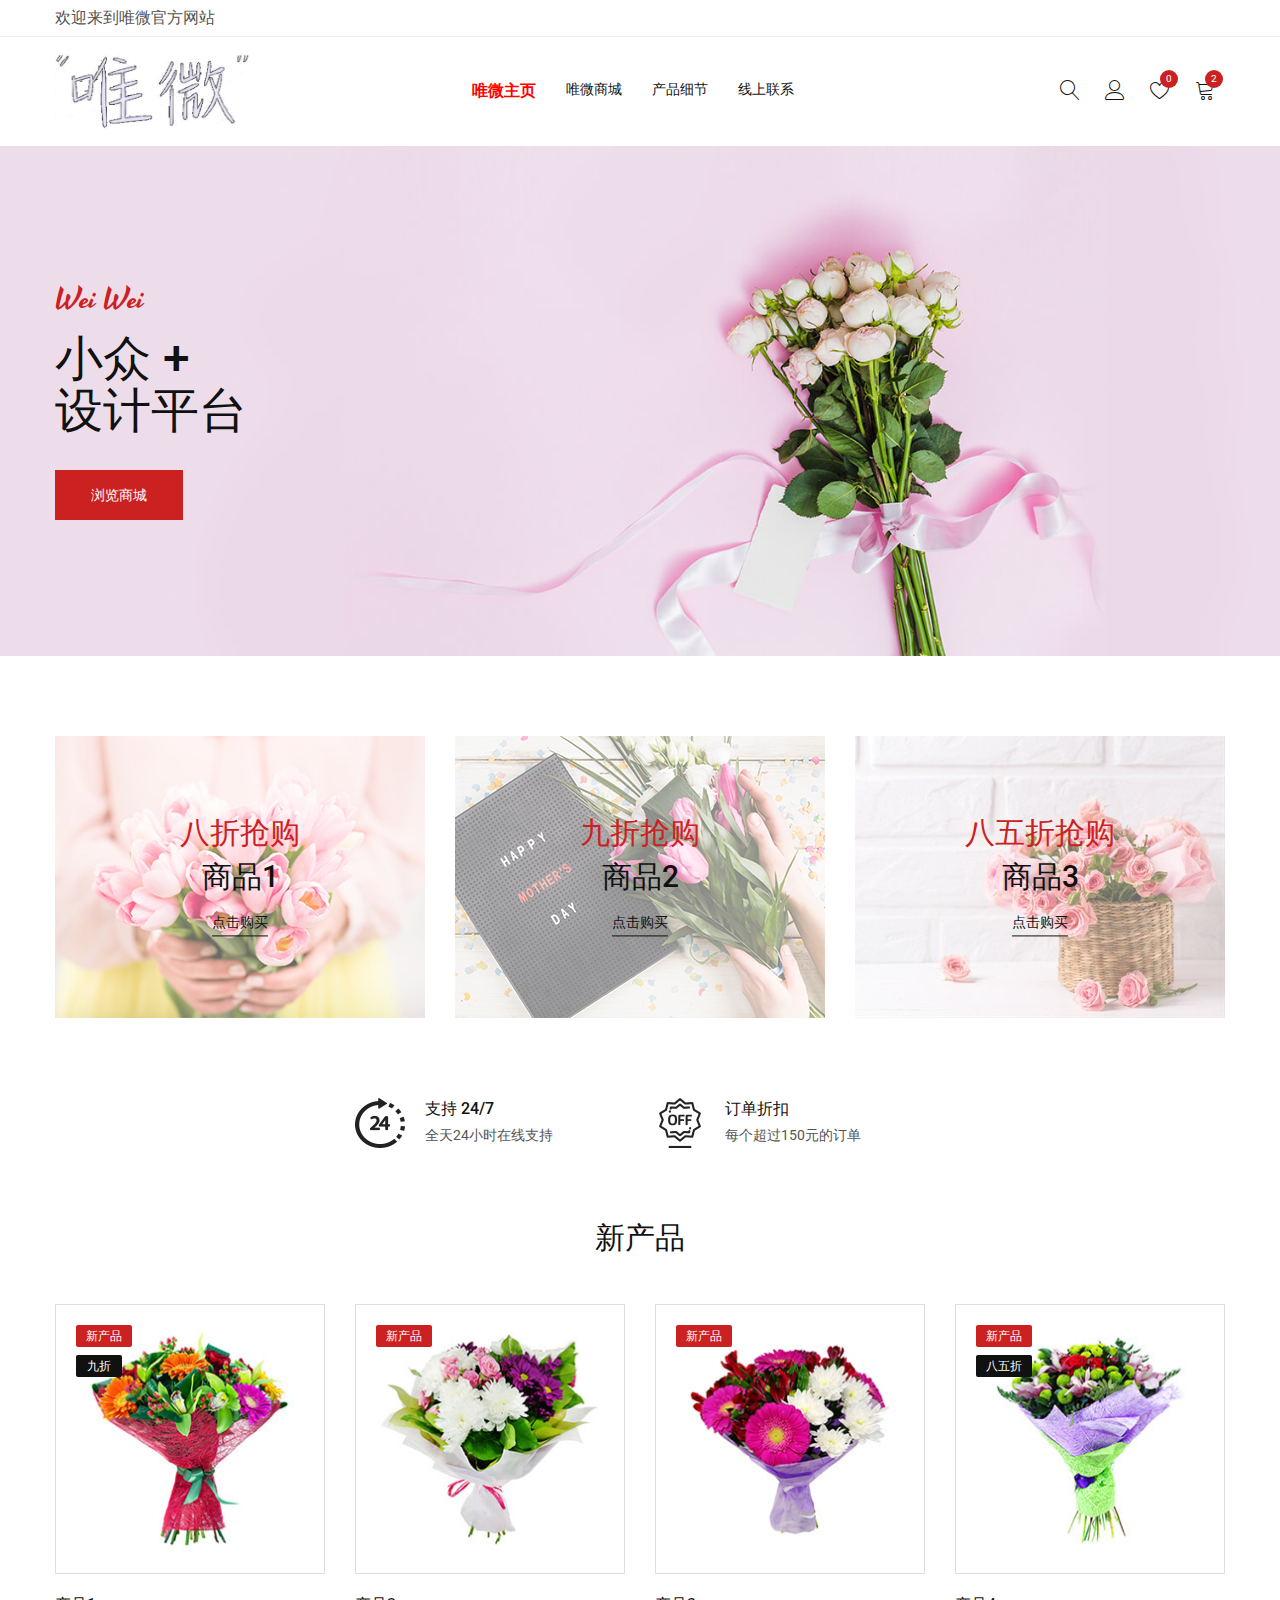
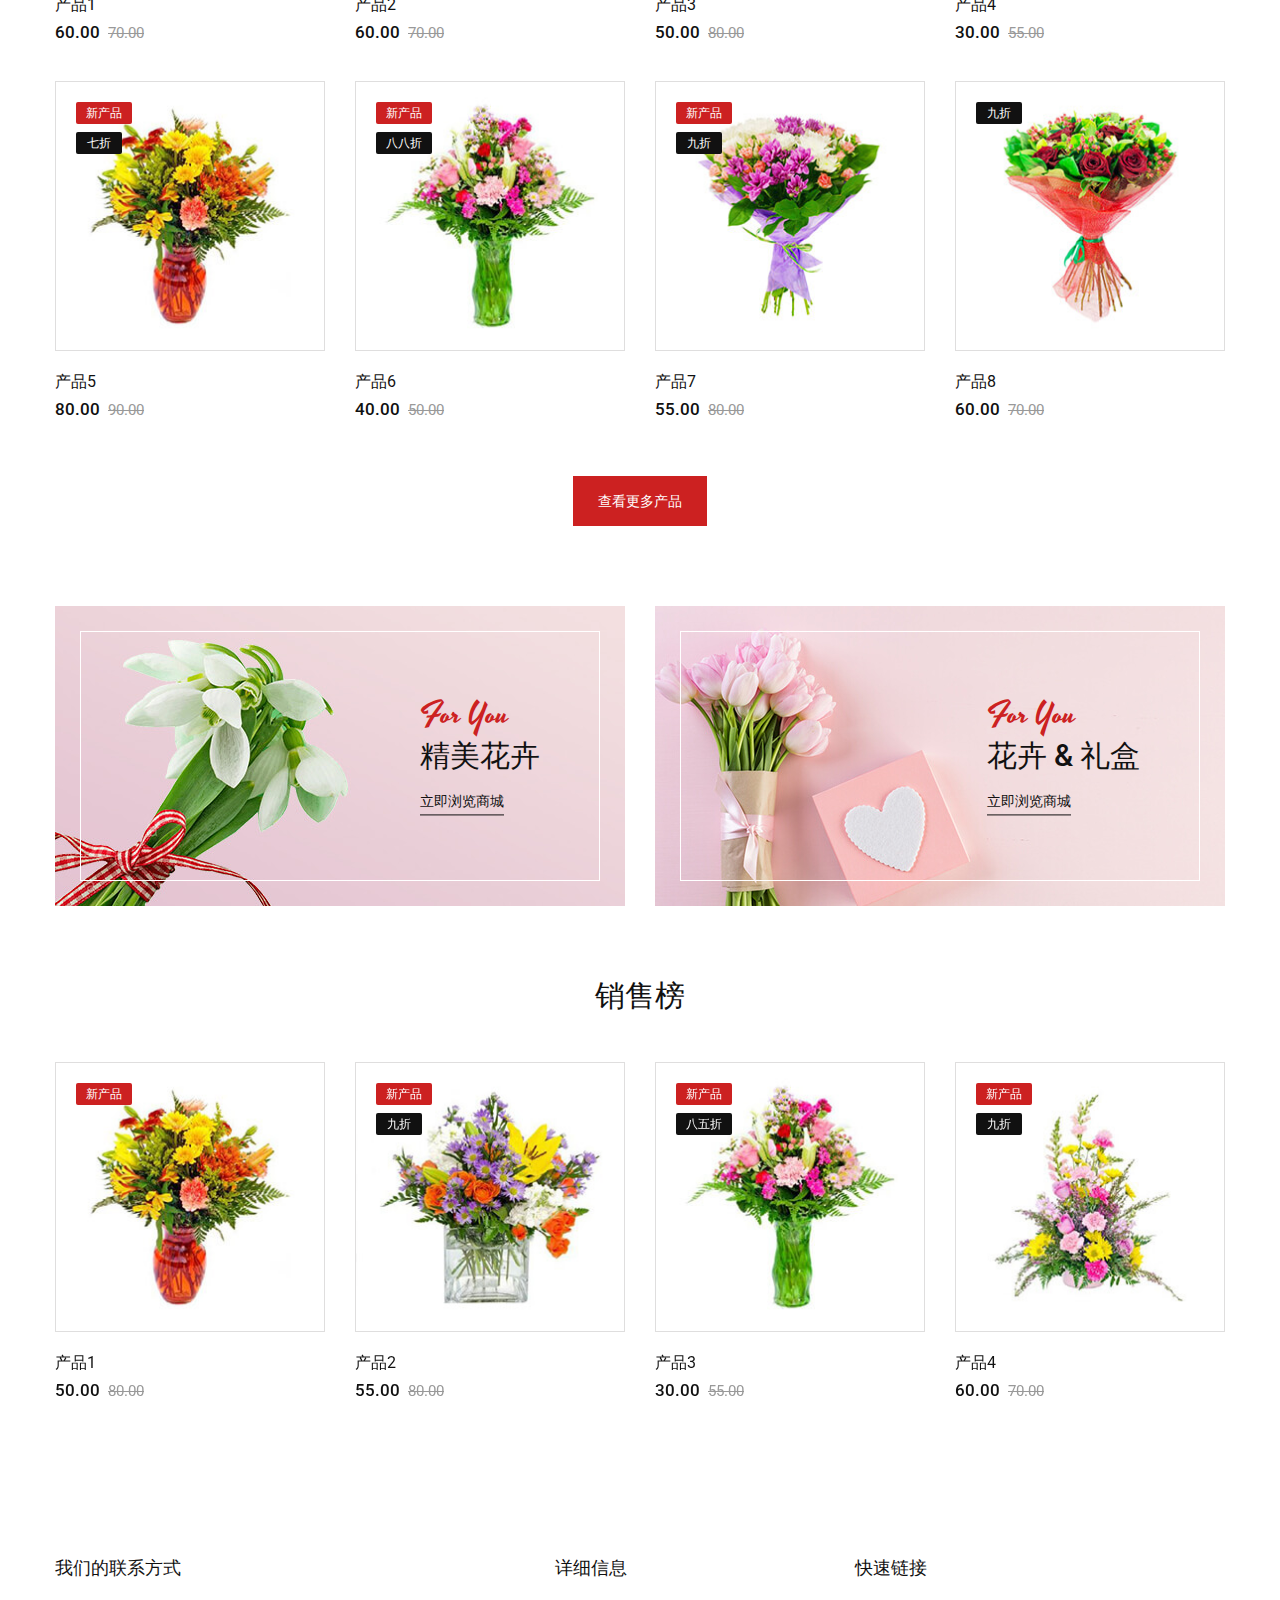
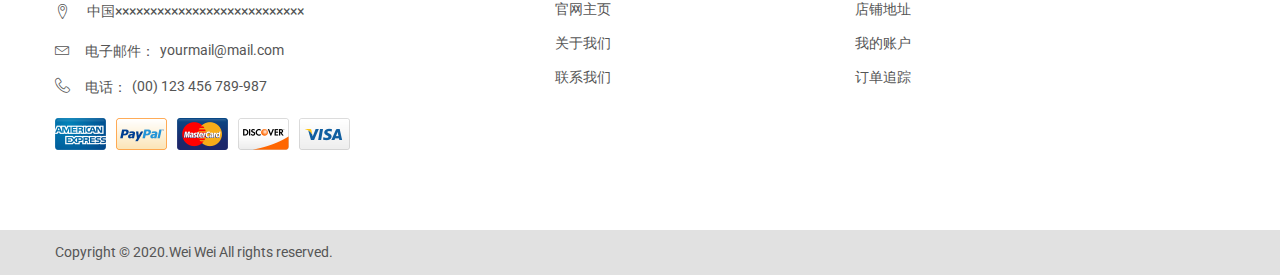
<file: index.html>
﻿<!DOCTYPE html>
<html class="no-js" lang="zxx">

<head>
    <meta charset="utf-8">
    <meta http-equiv="X-UA-Compatible" content="IE=edge">
    <meta name="viewport" content="width=device-width, initial-scale=1">
    <meta name="description" content="meta description">
    <title>唯微主页</title>

    <!--=== Favicon ===-->
    <link rel="shortcut icon" href="assets/img/favicon.ico" type="image/x-icon" />

    <!-- Google fonts include -->
    <link href="https://fonts.googleapis.com/css?family=Roboto:300,300i,400,400i,500,500i,700,900%7CYesteryear" rel="stylesheet">

    <!-- All Vendor & plugins CSS include -->
    <link href="assets/css/vendor.css" rel="stylesheet">
    <!-- Main Style CSS -->
    <link href="assets/css/style.css" rel="stylesheet">

    <!--[if lt IE 9]>
<script src="/oss.maxcdn.com/html5shiv/3.7.2/html5shiv.min.js"></script>
<script src="/oss.maxcdn.com/respond/1.4.2/respond.min.js"></script>
<![endif]-->

</head>

<body>

    <!-- Start Header Area -->
    <header class="header-area">
        <!-- main header start -->
        <div class="main-header d-none d-lg-block">
            <!-- header top start -->
            <div class="header-top bdr-bottom">
                <div class="container">
                    <div class="row align-items-center">
                        <div class="col-lg-6">
                            <div class="welcome-message">
                                <p><font size="3">欢迎来到唯微官方网站</font></p>
                            </div>
                        </div>
                        <!--<div class="col-lg-6 text-right">
                            <div class="header-top-settings">
                                <ul class="nav align-items-center justify-content-end">
                                    <li class="language">
                                        <span>Language:</span>
                                        <img src="assets/img/icon/en.png" alt="flag"> English
                                        <i class="fa fa-angle-down"></i>
                                        <ul class="dropdown-list">
                                            <li><a href="#"><img src="assets/img/icon/en.png" alt="flag"> english</a></li>
                                            <li><a href="#"><img src="assets/img/icon/fr.png" alt="flag"> french</a></li>
                                        </ul>
                                    </li>
                                    <li class="curreny-wrap">
                                        <span>Currency:</span>
                                        $ USD
                                        <i class="fa fa-angle-down"></i>
                                        <ul class="dropdown-list curreny-list">
                                            <li><a href="#">$ usd</a></li>
                                            <li><a href="#"> € EURO</a></li>
                                        </ul>
                                    </li>
                                </ul>
                            </div>
                        </div>-->
                    </div>
                </div>
            </div>
            <!-- header top end -->

            <!-- header middle area start -->
            <div class="header-main-area sticky">
                <div class="container">
                    <div class="row align-items-center position-relative">

                        <!-- start logo area -->
                        <div class="col-lg-3">
                            <div class="logo">
                                <a href="index.html">
                                    <img src="assets/img/logo/logo.png" width="195" height="75" alt="">
									
                                </a>
                            </div>
                        </div>
                        <!-- start logo area -->

                        <!-- main menu area start -->
                        <div class="col-lg-6 position-static">
                            <div class="main-menu-area">
                                <div class="main-menu">
                                    <!-- main menu navbar start -->
                                    <nav class="desktop-menu">
                                        <ul>
                                            <li><a href="index.html" style="font-weight: bold"><font size="3" color="red">唯微主页</font></a></li>
                                            <li><a href="shop.html">唯微商城</a></li>
                                            <li><a href="product-details.html">产品细节</a></li>
											<li><a href="chat.html">线上联系</a></li>
                                        </ul>
                                    </nav>
                                    <!-- main menu navbar end -->
                                </div>
                            </div>
                        </div>
                        <!-- main menu area end -->

                        <!-- mini cart area start -->
                        <div class="col-lg-3">
                            <div class="header-configure-wrapper">
                                <div class="header-configure-area">
                                    <ul class="nav justify-content-end">
                                        <li>
                                            <a href="#" class="offcanvas-btn">
                                                <i class="lnr lnr-magnifier"></i>
                                            </a>
                                        </li>
                                        <li class="user-hover">
                                            <a href="#">
                                                <i class="lnr lnr-user"></i>
                                            </a>
                                            <ul class="dropdown-list">
                                                <li><a href="login_register.html">登录</a></li>
                                                <li><a href="login_register.html">注册</a></li>
                                                <li><a href="#">我的账户</a></li>
                                            </ul>
                                        </li>
                                        <li>
                                            <a href="#">
                                                <i class="lnr lnr-heart"></i>
                                                <div class="notification">0</div>
                                            </a>
                                        </li>
                                        <li>
                                            <a href="#" class="minicart-btn">
                                                <i class="lnr lnr-cart"></i>
                                                <div class="notification">2</div>
                                            </a>
                                        </li>
                                    </ul>
                                </div>
                            </div>
                        </div>
                        <!-- mini cart area end -->

                    </div>
                </div>
            </div>
            <!-- header middle area end -->
        </div>
        <!-- main header start -->

        <!-- mobile header start -->
        <div class="mobile-header d-lg-none d-md-block sticky">
            <!--mobile header top start -->
            <div class="container">
                <div class="row align-items-center">
                    <div class="col-12">
                        <div class="mobile-main-header">
                            <div class="mobile-logo">
                                <a href="index.html">
                                    <img src="assets/img/logo/logo.png" alt="Brand Logo">
                                </a>
                            </div>
                            <div class="mobile-menu-toggler">
                                <div class="mini-cart-wrap">
                                    <a href="#">
                                        <i class="lnr lnr-cart"></i>
                                    </a>
                                </div>
                                <div class="mobile-menu-btn">
                                    <div class="off-canvas-btn">
                                        <i class="lnr lnr-menu"></i>
                                    </div>
                                </div>
                            </div>
                        </div>
                    </div>
                </div>
            </div>
            <!-- mobile header top start -->
        </div>
        <!-- mobile header end -->
    </header>
    <!-- end Header Area -->

    <!-- off-canvas menu start -->
    <aside class="off-canvas-wrapper">
        <div class="off-canvas-overlay"></div>
        <div class="off-canvas-inner-content">
            <div class="btn-close-off-canvas">
                <i class="lnr lnr-cross"></i>
            </div>

            <div class="off-canvas-inner">
                <!-- search box start -->
                <div class="search-box-offcanvas">
                    <form>
                        <input type="text" placeholder="请输入查找内容...">
                        <button class="search-btn"><i class="lnr lnr-magnifier"></i></button>
                    </form>
                </div>
                <!-- search box end -->

                <!-- mobile menu start -->
                <div class="mobile-navigation">

                    <!-- mobile menu navigation start -->
                    <nav>
                        <ul class="mobile-menu">
                            <li><a href="index.html">唯微主页</a></li>
                                            <li><a href="shop.html">唯微商城</a></li>
                                            <li><a href="product-details.html">产品细节</a></li>
				<li><a href="chat.html">线上联系</a></li>
                        </ul>
                    </nav>
                    <!-- mobile menu navigation end -->
                </div>
                <!-- mobile menu end -->

                <div class="mobile-settings">
                    <ul class="nav">
                        <!--<li>
                            <div class="dropdown mobile-top-dropdown">
                                <a href="#" class="dropdown-toggle" id="currency" data-toggle="dropdown" aria-haspopup="true" aria-expanded="false">
                                    Currency
                                    <i class="fa fa-angle-down"></i>
                                </a>
                                <div class="dropdown-menu" aria-labelledby="currency">
                                    <a class="dropdown-item" href="#">$ USD</a>
                                    <a class="dropdown-item" href="#">$ EURO</a>
                                </div>
                            </div>
                        </li>-->
                        <li>
                            <div class="dropdown mobile-top-dropdown">
                                <a href="#" class="dropdown-toggle" id="myaccount" data-toggle="dropdown" aria-haspopup="true" aria-expanded="false">
                                    我的账户
                                    <i class="fa fa-angle-down"></i>
                                </a>
                                <div class="dropdown-menu" aria-labelledby="myaccount">
                                    <a class="dropdown-item" href="#">我的账户</a>
                                    <a class="dropdown-item" href="login_register.html"> 登录</a>
                                    <a class="dropdown-item" href="login_register.html">注册</a>
                                </div>
                            </div>
                        </li>
                    </ul>
                </div>

                <!-- offcanvas widget area start -->
                <div class="offcanvas-widget-area">
                    <div class="off-canvas-contact-widget">
                        <ul>
                            <li><i class="fa fa-mobile"></i>
                                <a href="#">(00) 123 456 789-987</a>
                            </li>
                            <li><i class="fa fa-envelope-o"></i>
                                <a href="#">yourmail@mail.com</a>
                            </li>
                        </ul>
                    </div>
                    <!--<div class="off-canvas-social-widget">
                        <a href="#"><i class="fa fa-facebook"></i></a>
                        <a href="#"><i class="fa fa-twitter"></i></a>
                        <a href="#"><i class="fa fa-pinterest-p"></i></a>
                        <a href="#"><i class="fa fa-linkedin"></i></a>
                        <a href="#"><i class="fa fa-youtube-play"></i></a>
                    </div>-->
                </div>
                <!-- offcanvas widget area end -->
            </div>
        </div>
    </aside>
    <!-- off-canvas menu end -->



    <!-- main wrapper start -->
    <main>
        <!-- slider area start -->
        <section class="slider-area">
            <div class="hero-slider-active slick-arrow-style slick-arrow-style_hero slick-dot-style">
                <!-- single slider item start -->
                <div class="hero-single-slide ">
                    <div class="hero-slider-item bg-img" data-bg="assets/img/slider/home1-slide1.jpg">
                        <div class="container">
                            <div class="row">
                                <div class="col-md-12">
                                    <div class="hero-slider-content slide-1">
                                        <span>Wei Wei</span>
                                        <h1>小众 +</h1>
                                        <h2>设计平台</h2>
                                        <a href="shop.html" class="btn-hero">浏览商城</a>
                                    </div>
                                </div>
                            </div>
                        </div>
                    </div>
                </div>
                <!-- single slider item end -->

                <!-- single slider item start -->
                <div class="hero-single-slide">
                    <div class="hero-slider-item bg-img" data-bg="assets/img/slider/home1-slide2.jpg">
                        <div class="container">
                            <div class="row">
                                <div class="col-md-12">
                                    <div class="hero-slider-content slide-2">
                                        <span>Wei Wei</span>
                                        <h1>小众 +</h1>
                                        <h2>设计平台</h2>
                                        <a href="shop.html" class="btn-hero">浏览商城</a>
                                    </div>
                                </div>
                            </div>
                        </div>
                    </div>
                </div>
                <!-- single slider item start -->
            </div>
        </section>
        <!-- slider area end -->

        <!-- banner statistics start -->
        <section class="banner-statistics section-space">
            <div class="container">
                <div class="row mbn-30">
                    <!-- start store item -->
                    <div class="col-md-4">
                        <div class="banner-item mb-30">
                            <figure class="banner-thumb">
                                <a href="#">
                                    <img src="assets/img/banner/img1-top-floda1.jpg" alt="">
                                </a>
                                <figcaption class="banner-content">
                                    <h2 class="text1">八折抢购</h2>
                                    <h2 class="text2">商品1</h2>
                                    <a class="store-link" href="shop.html">点击购买</a>
                                </figcaption>
                            </figure>
                        </div>
                    </div>
                    <!-- start store item -->

                    <!-- start store item -->
                    <div class="col-md-4">
                        <div class="banner-item mb-30">
                            <figure class="banner-thumb">
                                <a href="#">
                                    <img src="assets/img/banner/img1-top-floda2.jpg" alt="">
                                </a>
                                <figcaption class="banner-content text-center">
                                    <h2 class="text1">九折抢购</h2>
                                    <h2 class="text2">商品2</h2>
                                    <a class="store-link" href="shop.html">点击购买</a>
                                </figcaption>
                            </figure>
                        </div>
                    </div>
                    <!-- start store item -->

                    <!-- start store item -->
                    <div class="col-md-4">
                        <div class="banner-item mb-30">
                            <figure class="banner-thumb">
                                <a href="#">
                                    <img src="assets/img/banner/img1-top-floda3.jpg" alt="">
                                </a>
                                <figcaption class="banner-content">
                                    <h2 class="text1">八五折抢购</h2>
                                    <h2 class="text2">商品3</h2>
                                    <a class="store-link" href="shop.html">点击购买</a>
                                </figcaption>
                            </figure>
                        </div>
                    </div>
                    <!-- start store item -->
                </div>
            </div>
        </section>
        <!-- banner statistics end -->

        <!-- service policy start -->
        <section class="service-policy-area section-space p-0">
            <div class="container">
                <div class="row">
                     <div class="col-lg-3 col-md-6 col-sm-6">
                        <!--start policy single item
                        <div class="service-policy-item">
                            <div class="icons">
                                <img src="assets/img/icon/free_shipping.png" alt="">
                            </div>
                            <div class="policy-terms">
                                <h5>free shipping</h5>
                                <p>Free shipping all order</p>
                            </div>
                        </div>
                        end policy single item -->
                    </div> 
                    <div class="col-lg-3 col-md-6 col-sm-6">
                        <!-- start policy single item -->
                        <div class="service-policy-item">
                            <div class="icons">
                                <img src="assets/img/icon/support247.png" alt="">
                            </div>
                            <div class="policy-terms">
                                <h5>支持 24/7</h5>
                                <p>全天24小时在线支持</p>
                            </div>
                        </div>
                        <!-- end policy single item -->
                    </div>
                    <div class="col-lg-3 col-md-6 col-sm-6">
                        <!-- start policy single item -->
                        <div class="service-policy-item">
                            <div class="icons">
                                <img src="assets/img/icon/promotions.png" alt="">
                            </div>
                            <div class="policy-terms">
                                <h5>订单折扣</h5>
                                <p>每个超过150元的订单</p>
                            </div>
                        </div>
                        <!-- end policy single item -->
                    </div>
                    
                </div>
            </div>
        </section>
        <!-- service policy end -->

        <!-- our product area start -->
        <section class="our-product section-space">
            <div class="container">
                <div class="row">
                    <div class="col-12">
                        <div class="section-title text-center">
                            <h2>新产品</h2>
                            <!--<p>Accumsan vitae pede lacus ut ullamcorper sollicitudin quisque libero</p>-->
                        </div>
                    </div>
                </div>
                <div class="row mtn-40">
                    <!-- product single item start -->
                    <div class="col-lg-3 col-md-4 col-sm-6">
                        <div class="product-item mt-40">
                            <figure class="product-thumb">
                                <a href="product-details.html">
                                    <img class="pri-img" src="assets/img/product/product-1.jpg" alt="product">
                                    <img class="sec-img" src="assets/img/product/product-2.jpg" alt="product">
                                </a>
                                <div class="product-badge">
                                    <div class="product-label new">
                                        <span>新产品</span>
                                    </div>
                                    <div class="product-label discount">
                                        <span>九折</span>
                                    </div>
                                </div>
                                <div class="button-group">
                                    <a href="#" data-toggle="tooltip" data-placement="left" title="加入愿望清单"><i class="lnr lnr-heart"></i></a>
                                    <a href="#" data-toggle="modal" data-target="#quick_view"><span data-toggle="tooltip" data-placement="left" title="快速查看"><i class="lnr lnr-magnifier"></i></span></a>
                                    <a href="#" data-toggle="tooltip" data-placement="left" title="加入购物车"><i class="lnr lnr-cart"></i></a>
                                </div>
                            </figure>
                            <div class="product-caption">
                                <p class="product-name">
                                    <a href="product-details.html">产品1</a>
                                </p>
                                <div class="price-box">
                                    <span class="price-regular">60.00</span>
                                    <span class="price-old"><del>70.00</del></span>
                                </div>
                            </div>
                        </div>
                    </div>
                    <!-- product single item end -->

                    <!-- product single item start -->
                    <div class="col-lg-3 col-md-4 col-sm-6">
                        <div class="product-item mt-40">
                            <figure class="product-thumb">
                                <a href="product-details.html">
                                    <img class="pri-img" src="assets/img/product/product-3.jpg" alt="product">
                                    <img class="sec-img" src="assets/img/product/product-4.jpg" alt="product">
                                </a>
                                <div class="product-badge">
                                    <div class="product-label new">
                                        <span>新产品</span>
                                    </div>
                                </div>
                                <div class="button-group">
                                    <a href="#" data-toggle="tooltip" data-placement="left" title="加入愿望清单"><i class="lnr lnr-heart"></i></a>
                                    <a href="#" data-toggle="modal" data-target="#quick_view"><span data-toggle="tooltip" data-placement="left" title="快速查看"><i class="lnr lnr-magnifier"></i></span></a>
                                    <a href="#" data-toggle="tooltip" data-placement="left" title="加入购物车"><i class="lnr lnr-cart"></i></a>
                                </div>
                            </figure>
                            <div class="product-caption">
                                <p class="product-name">
                                    <a href="product-details.html">产品2</a>
                                </p>
                                <div class="price-box">
                                    <span class="price-regular">60.00</span>
                                    <span class="price-old"><del>70.00</del></span>
                                </div>
                            </div>
                        </div>
                    </div>
                    <!-- product single item end -->

                    <!-- product single item start -->
                    <div class="col-lg-3 col-md-4 col-sm-6">
                        <div class="product-item mt-40">
                            <figure class="product-thumb">
                                <a href="product-details.html">
                                    <img class="pri-img" src="assets/img/product/product-5.jpg" alt="product">
                                    <img class="sec-img" src="assets/img/product/product-6.jpg" alt="product">
                                </a>
                                <div class="product-badge">
                                    <div class="product-label new">
                                        <span>新产品</span>
                                    </div>
                                </div>
                                <div class="button-group">
                                    <a href="#" data-toggle="tooltip" data-placement="left" title="加入愿望清单"><i class="lnr lnr-heart"></i></a>
                                    <a href="#" data-toggle="modal" data-target="#quick_view"><span data-toggle="tooltip" data-placement="left" title="快速查看"><i class="lnr lnr-magnifier"></i></span></a>
                                    <a href="#" data-toggle="tooltip" data-placement="left" title="加入购物车"><i class="lnr lnr-cart"></i></a>
                                </div>
                            </figure>
                            <div class="product-caption">
                                <p class="product-name">
                                    <a href="product-details.html">产品3</a>
                                </p>
                                <div class="price-box">
                                    <span class="price-regular">50.00</span>
                                    <span class="price-old"><del>80.00</del></span>
                                </div>
                            </div>
                        </div>
                    </div>
                    <!-- product single item end -->

                    <!-- product single item start -->
                    <div class="col-lg-3 col-md-4 col-sm-6">
                        <div class="product-item mt-40">
                            <figure class="product-thumb">
                                <a href="product-details.html">
                                    <img class="pri-img" src="assets/img/product/product-7.jpg" alt="product">
                                    <img class="sec-img" src="assets/img/product/product-8.jpg" alt="product">
                                </a>
                                <div class="product-badge">
                                    <div class="product-label new">
                                        <span>新产品</span>
                                    </div>
                                    <div class="product-label discount">
                                        <span>八五折</span>
                                    </div>
                                </div>
                                <div class="button-group">
                                    <a href="#" data-toggle="tooltip" data-placement="left" title="加入愿望清单"><i class="lnr lnr-heart"></i></a>
                                    <a href="#" data-toggle="modal" data-target="#quick_view"><span data-toggle="tooltip" data-placement="left" title="快速查看"><i class="lnr lnr-magnifier"></i></span></a>
                                    <a href="#" data-toggle="tooltip" data-placement="left" title="加入购物车"><i class="lnr lnr-cart"></i></a>
                                </div>
                            </figure>
                            <div class="product-caption">
                                <p class="product-name">
                                    <a href="product-details.html">产品4</a>
                                </p>
                                <div class="price-box">
                                    <span class="price-regular">30.00</span>
                                    <span class="price-old"><del>55.00</del></span>
                                </div>
                            </div>
                        </div>
                    </div>
                    <!-- product single item end -->

                    <!-- product single item start -->
                    <div class="col-lg-3 col-md-4 col-sm-6">
                        <div class="product-item mt-40">
                            <figure class="product-thumb">
                                <a href="product-details.html">
                                    <img class="pri-img" src="assets/img/product/product-9.jpg" alt="product">
                                    <img class="sec-img" src="assets/img/product/product-10.jpg" alt="product">
                                </a>
                                <div class="product-badge">
                                    <div class="product-label new">
                                        <span>新产品</span>
                                    </div>
                                    <div class="product-label discount">
                                        <span>七折</span>
                                    </div>
                                </div>
                                <div class="button-group">
                                    <a href="#" data-toggle="tooltip" data-placement="left" title="加入愿望清单"><i class="lnr lnr-heart"></i></a>
                                    <a href="#" data-toggle="modal" data-target="#quick_view"><span data-toggle="tooltip" data-placement="left" title="快速查看"><i class="lnr lnr-magnifier"></i></span></a>
                                    <a href="#" data-toggle="tooltip" data-placement="left" title="加入购物车"><i class="lnr lnr-cart"></i></a>
                                </div>
                            </figure>
                            <div class="product-caption">
                                <p class="product-name">
                                    <a href="product-details.html">产品5</a>
                                </p>
                                <div class="price-box">
                                    <span class="price-regular">80.00</span>
                                    <span class="price-old"><del>90.00</del></span>
                                </div>
                            </div>
                        </div>
                    </div>
                    <!-- product single item end -->

                    <!-- product single item start -->
                    <div class="col-lg-3 col-md-4 col-sm-6">
                        <div class="product-item mt-40">
                            <figure class="product-thumb">
                                <a href="product-details.html">
                                    <img class="pri-img" src="assets/img/product/product-11.jpg" alt="product">
                                    <img class="sec-img" src="assets/img/product/product-12.jpg" alt="product">
                                </a>
                                <div class="product-badge">
                                    <div class="product-label new">
                                        <span>新产品</span>
                                    </div>
                                    <div class="product-label discount">
                                        <span>八八折</span>
                                    </div>
                                </div>
                                <div class="button-group">
                                    <a href="#" data-toggle="tooltip" data-placement="left" title="加入愿望清单"><i class="lnr lnr-heart"></i></a>
                                    <a href="#" data-toggle="modal" data-target="#quick_view"><span data-toggle="tooltip" data-placement="left" title="快速查看"><i class="lnr lnr-magnifier"></i></span></a>
                                    <a href="#" data-toggle="tooltip" data-placement="left" title="加入购物车"><i class="lnr lnr-cart"></i></a>
                                </div>
                            </figure>
                            <div class="product-caption">
                                <p class="product-name">
                                    <a href="product-details.html">产品6</a>
                                </p>
                                <div class="price-box">
                                    <span class="price-regular">40.00</span>
                                    <span class="price-old"><del>50.00</del></span>
                                </div>
                            </div>
                        </div>
                    </div>
                    <!-- product single item end -->

                    <!-- product single item start -->
                    <div class="col-lg-3 col-md-4 col-sm-6">
                        <div class="product-item mt-40">
                            <figure class="product-thumb">
                                <a href="product-details.html">
                                    <img class="pri-img" src="assets/img/product/product-2.jpg" alt="product">
                                    <img class="sec-img" src="assets/img/product/product-1.jpg" alt="product">
                                </a>
                                <div class="product-badge">
                                    <div class="product-label new">
                                        <span>新产品</span>
                                    </div>
                                    <div class="product-label discount">
                                        <span>九折</span>
                                    </div>
                                </div>
                                <div class="button-group">
                                    <a href="#" data-toggle="tooltip" data-placement="left" title="加入愿望清单"><i class="lnr lnr-heart"></i></a>
                                    <a href="#" data-toggle="modal" data-target="#quick_view"><span data-toggle="tooltip" data-placement="left" title="快速查看"><i class="lnr lnr-magnifier"></i></span></a>
                                    <a href="#" data-toggle="tooltip" data-placement="left" title="加入购物车"><i class="lnr lnr-cart"></i></a>
                                </div>
                            </figure>
                            <div class="product-caption">
                                <p class="product-name">
                                    <a href="product-details.html">产品7</a>
                                </p>
                                <div class="price-box">
                                    <span class="price-regular">55.00</span>
                                    <span class="price-old"><del>80.00</del></span>
                                </div>
                            </div>
                        </div>
                    </div>
                    <!-- product single item end -->

                    <!-- product single item start -->
                    <div class="col-lg-3 col-md-4 col-sm-6">
                        <div class="product-item mt-40">
                            <figure class="product-thumb">
                                <a href="product-details.html">
                                    <img class="pri-img" src="assets/img/product/product-4.jpg" alt="product">
                                    <img class="sec-img" src="assets/img/product/product-3.jpg" alt="product">
                                </a>
                                <div class="product-badge">
                                    <div class="product-label discount">
                                        <span>九折</span>
                                    </div>
                                </div>
                                <div class="button-group">
                                    <a href="#" data-toggle="tooltip" data-placement="left" title="加入愿望清单"><i class="lnr lnr-heart"></i></a>
                                    <a href="#" data-toggle="modal" data-target="#quick_view"><span data-toggle="tooltip" data-placement="left" title="快速查看"><i class="lnr lnr-magnifier"></i></span></a>
                                    <a href="#" data-toggle="tooltip" data-placement="left" title="加入购物车"><i class="lnr lnr-cart"></i></a>
                                </div>
                            </figure>
                            <div class="product-caption">
                                <p class="product-name">
                                    <a href="product-details.html">产品8</a>
                                </p>
                                <div class="price-box">
                                    <span class="price-regular">60.00</span>
                                    <span class="price-old"><del>70.00</del></span>
                                </div>
                            </div>
                        </div>
                    </div>
                    <!-- product single item end -->

                    <div class="col-12">
                        <div class="view-more-btn">
                            <a class="btn-hero btn-load-more" href="shop.html">查看更多产品</a>
                        </div>
                    </div>
                </div>
            </div>
        </section>
        <!-- our product area end -->

        <!-- banner statistics start -->
        <section class="banner-statistics-right">
            <div class="container">
                <div class="row">
                    <!-- start banner item start -->
                    <div class="col-md-6">
                        <div class="banner-item banner-border">
                            <figure class="banner-thumb">
                                <a href="#">
                                    <img src="assets/img/banner/banner-1.jpg" alt="">
                                </a>
                                <figcaption class="banner-content banner-content-right">
                                    <h2 class="text1">for you</h2>
                                    <h2 class="text2">精美花卉</h2>
                                    <a class="store-link" href="shop.html">立即浏览商城</a>
                                </figcaption>
                            </figure>
                        </div>
                    </div>
                    <!-- start banner item end -->

                    <!-- start banner item start -->
                    <div class="col-md-6">
                        <div class="banner-item banner-border">
                            <figure class="banner-thumb">
                                <a href="#">
                                    <img src="assets/img/banner/banner-2.jpg" alt="">
                                </a>
                                <figcaption class="banner-content banner-content-right">
                                    <h2 class="text1">for you</h2>
                                    <h2 class="text2">花卉 & 礼盒</h2>
                                    <a class="store-link" href="shop.html">立即浏览商城</a>
                                </figcaption>
                            </figure>
                        </div>
                    </div>
                    <!-- start banner item end -->
                </div>
            </div>
        </section>
        <!-- banner statistics end -->

        <!-- trending product area start -->
        <section class="top-sellers section-space">
            <div class="container">
                <div class="row">
                    <div class="col-12">
                        <div class="section-title text-center">
                            <h2>销售榜</h2>
                            <!--<p>Accumsan vitae pede lacus ut ullamcorper sollicitudin quisque libero</p>-->
                        </div>
                    </div>
                </div>
                <div class="row">
                    <div class="col-lg-12">
                        <div class="product-carousel--4 slick-row-15 slick-sm-row-10 slick-arrow-style">
                            <!-- product single item start -->
                            <div class="product-item">
                                <figure class="product-thumb">
                                    <a href="product-details.html">
                                        <img class="pri-img" src="assets/img/product/product-9.jpg" alt="product">
                                        <img class="sec-img" src="assets/img/product/product-6.jpg" alt="product">
                                    </a>
                                    <div class="product-badge">
                                        <div class="product-label new">
                                            <span>新产品</span>
                                        </div>
                                    </div>
                                    <div class="button-group">
                                        <a href="#" data-toggle="tooltip" data-placement="left" title="加入愿望清单"><i class="lnr lnr-heart"></i></a>
                                        <a href="#" data-toggle="modal" data-target="#quick_view"><span data-toggle="tooltip" data-placement="left" title="快速查看"><i class="lnr lnr-magnifier"></i></span></a>
                                        <a href="#" data-toggle="tooltip" data-placement="left" title="加入购物车"><i class="lnr lnr-cart"></i></a>
                                    </div>
                                </figure>
                                <div class="product-caption">
                                    <p class="product-name">
                                        <a href="product-details.html">产品1</a>
                                    </p>
                                    <div class="price-box">
                                        <span class="price-regular">50.00</span>
                                        <span class="price-old"><del>80.00</del></span>
                                    </div>
                                </div>
                            </div>
                            <!-- product single item end -->

                            <!-- product single item start -->
                            <div class="product-item">
                                <figure class="product-thumb">
                                    <a href="product-details.html">
                                        <img class="pri-img" src="assets/img/product/product-10.jpg" alt="product">
                                        <img class="sec-img" src="assets/img/product/product-1.jpg" alt="product">
                                    </a>
                                    <div class="product-badge">
                                        <div class="product-label new">
                                            <span>新产品</span>
                                        </div>
                                        <div class="product-label discount">
                                            <span>九折</span>
                                        </div>
                                    </div>
                                    <div class="button-group">
                                        <a href="#" data-toggle="tooltip" data-placement="left" title="加入愿望清单"><i class="lnr lnr-heart"></i></a>
                                        <a href="#" data-toggle="modal" data-target="#quick_view"><span data-toggle="tooltip" data-placement="left" title="快速查看"><i class="lnr lnr-magnifier"></i></span></a>
                                        <a href="#" data-toggle="tooltip" data-placement="left" title="加入购物车"><i class="lnr lnr-cart"></i></a>
                                    </div>
                                </figure>
                                <div class="product-caption">
                                    <p class="product-name">
                                        <a href="product-details.html">产品2</a>
                                    </p>
                                    <div class="price-box">
                                        <span class="price-regular">55.00</span>
                                        <span class="price-old"><del>80.00</del></span>
                                    </div>
                                </div>
                            </div>
                            <!-- product single item end -->

                            <!-- product single item start -->
                            <div class="product-item">
                                <figure class="product-thumb">
                                    <a href="product-details.html">
                                        <img class="pri-img" src="assets/img/product/product-11.jpg" alt="product">
                                        <img class="sec-img" src="assets/img/product/product-8.jpg" alt="product">
                                    </a>
                                    <div class="product-badge">
                                        <div class="product-label new">
                                            <span>新产品</span>
                                        </div>
                                        <div class="product-label discount">
                                            <span>八五折</span>
                                        </div>
                                    </div>
                                    <div class="button-group">
                                        <a href="#" data-toggle="tooltip" data-placement="left" title="加入愿望清单"><i class="lnr lnr-heart"></i></a>
                                        <a href="#" data-toggle="modal" data-target="#quick_view"><span data-toggle="tooltip" data-placement="left" title="快速查看"><i class="lnr lnr-magnifier"></i></span></a>
                                        <a href="#" data-toggle="tooltip" data-placement="left" title="加入购物车"><i class="lnr lnr-cart"></i></a>
                                    </div>
                                </figure>
                                <div class="product-caption">
                                    <p class="product-name">
                                        <a href="product-details.html">产品3</a>
                                    </p>
                                    <div class="price-box">
                                        <span class="price-regular">30.00</span>
                                        <span class="price-old"><del>55.00</del></span>
                                    </div>
                                </div>
                            </div>
                            <!-- product single item end -->

                            <!-- product single item start -->
                            <div class="product-item">
                                <figure class="product-thumb">
                                    <a href="product-details.html">
                                        <img class="pri-img" src="assets/img/product/product-12.jpg" alt="product">
                                        <img class="sec-img" src="assets/img/product/product-2.jpg" alt="product">
                                    </a>
                                    <div class="product-badge">
                                        <div class="product-label new">
                                            <span>新产品</span>
                                        </div>
                                        <div class="product-label discount">
                                            <span>九折</span>
                                        </div>
                                    </div>
                                    <div class="button-group">
                                        <a href="#" data-toggle="tooltip" data-placement="left" title="加入愿望清单"><i class="lnr lnr-heart"></i></a>
                                        <a href="#" data-toggle="modal" data-target="#quick_view"><span data-toggle="tooltip" data-placement="left" title="快速查看"><i class="lnr lnr-magnifier"></i></span></a>
                                        <a href="#" data-toggle="tooltip" data-placement="left" title="加入购物车"><i class="lnr lnr-cart"></i></a>
                                    </div>
                                </figure>
                                <div class="product-caption">
                                    <p class="product-name">
                                        <a href="product-details.html">产品4</a>
                                    </p>
                                    <div class="price-box">
                                        <span class="price-regular">60.00</span>
                                        <span class="price-old"><del>70.00</del></span>
                                    </div>
                                </div>
                            </div>
                            <!-- product single item end -->

                            <!-- product single item start -->
                            <div class="product-item">
                                <figure class="product-thumb">
                                    <a href="product-details.html">
                                        <img class="pri-img" src="assets/img/product/product-4.jpg" alt="product">
                                        <img class="sec-img" src="assets/img/product/product-3.jpg" alt="product">
                                    </a>
                                    <div class="product-badge">
                                        <div class="product-label discount">
                                            <span>九折</span>
                                        </div>
                                    </div>
                                    <div class="button-group">
                                        <a href="#" data-toggle="tooltip" data-placement="left" title="加入愿望清单"><i class="lnr lnr-heart"></i></a>
                                        <a href="#" data-toggle="modal" data-target="#quick_view"><span data-toggle="tooltip" data-placement="left" title="快速查看"><i class="lnr lnr-magnifier"></i></span></a>
                                        <a href="#" data-toggle="tooltip" data-placement="left" title="加入购物车"><i class="lnr lnr-cart"></i></a>
                                    </div>
                                </figure>
                                <div class="product-caption">
                                    <p class="product-name">
                                        <a href="product-details.html">产品5</a>
                                    </p>
                                    <div class="price-box">
                                        <span class="price-regular">60.00</span>
                                        <span class="price-old"><del>70.00</del></span>
                                    </div>
                                </div>
                            </div>
                            <!-- product single item end -->

                            <!-- product single item start -->
                            <div class="product-item">
                                <figure class="product-thumb">
                                    <a href="product-details.html">
                                        <img class="pri-img" src="assets/img/product/product-9.jpg" alt="product">
                                        <img class="sec-img" src="assets/img/product/product-10.jpg" alt="product">
                                    </a>
                                    <div class="product-badge">
                                        <div class="product-label new">
                                            <span>新产品</span>
                                        </div>
                                        <div class="product-label discount">
                                            <span>七折</span>
                                        </div>
                                    </div>
                                    <div class="button-group">
                                        <a href="#" data-toggle="tooltip" data-placement="left" title="加入愿望清单"><i class="lnr lnr-heart"></i></a>
                                        <a href="#" data-toggle="modal" data-target="#quick_view"><span data-toggle="tooltip" data-placement="left" title="快速查看"><i class="lnr lnr-magnifier"></i></span></a>
                                        <a href="#" data-toggle="tooltip" data-placement="left" title="加入购物车"><i class="lnr lnr-cart"></i></a>
                                    </div>
                                </figure>
                                <div class="product-caption">
                                    <p class="product-name">
                                        <a href="product-details.html">产品6</a>
                                    </p>
                                    <div class="price-box">
                                        <span class="price-regular">80.00</span>
                                        <span class="price-old"><del>90.00</del></span>
                                    </div>
                                </div>
                            </div>
                            <!-- product single item end -->
                        </div>
                    </div>
                </div>
            </div>
        </section>
        <!-- trending product area end -->

        <!-- Instagram Feed Area Start -->
        <div class="instagram-feed-area">
            <div class="instagram-feed-thumb">
                <div id="instafeed" class="instagram-carousel" data-userid="6666969077" data-accesstoken="6666969077.1677ed0.d325f406d94c4dfab939137c5c2cc6c2">
                </div>
            </div>
        </div>
        <!-- Instagram Feed Area End -->

    </main>
    <!-- main wrapper end -->

    <!-- Start Footer Area Wrapper -->
    <footer class="footer-wrapper">

        <!-- footer widget area start -->
        <div class="footer-widget-area">
            <div class="container">
                <div class="footer-widget-inner section-space">
                    <div class="row mbn-30">
                        <!-- footer widget item start -->
                        <div class="col-lg-5 col-md-6 col-sm-8">
                            <div class="footer-widget-item mb-30">
                                <div class="footer-widget-title">
                                    <h5>我们的联系方式</h5>
                                </div>
                                <ul class="footer-widget-body accout-widget">
                                    <li class="address">
                                        <em><i class="lnr lnr-map-marker"></i></em>
                                        中国×××××××××××××××××××××××××××
                                    </li>
                                    <li class="email">
                                        <em><i class="lnr lnr-envelope"></i> 电子邮件： </em>
                                        <a href="mailto:yourmail@mail.com">yourmail@mail.com</a>
                                    </li>
                                    <li class="phone">
                                        <em><i class="lnr lnr-phone-handset"></i> 电话： </em>
                                        <a href="tel:(00) 123 456 789-987">(00) 123 456 789-987</a>
                                    </li>
                                </ul>
                                <div class="payment-method">
                                    <img src="assets/img/payment-pic.png" alt="payment method">
                                </div>
                            </div>
                        </div>
                        <!-- footer widget item end -->

                        <!-- footer widget item start 
                        <div class="col-lg-2 col-md-6 col-sm-4">
                            <div class="footer-widget-item mb-30">
                                <div class="footer-widget-title">
                                    <h5>分类</h5>
                                </div>
                                <ul class="footer-widget-body">
                                    <li><a href="#">Ecommerce</a></li>
                                    <li><a href="#">shopify</a></li>
                                    <li><a href="#">Prestashop</a></li>
                                    <li><a href="#">Opencart</a></li>
                                    <li><a href="#">Magento</a></li>
                                </ul>
                            </div>
                        </div>
                        footer widget item end -->

                        <!-- footer widget item start -->
                        <div class="col-lg-2 col-md-6 col-sm-6">
                            <div class="footer-widget-item mb-30">
                                <div class="footer-widget-title">
                                    <h5>详细信息</h5>
                                </div>
                                <ul class="footer-widget-body">
                                    <li><a href="#">官网主页</a></li>
                                    <li><a href="#">关于我们</a></li>
                                    <li><a href="#">联系我们</a></li>
                                </ul>
                            </div>
                        </div>
                        <!-- footer widget item end -->

                        <!-- footer widget item start -->
                        <div class="col-lg-2 offset-lg-1 col-md-6 col-sm-6">
                            <div class="footer-widget-item mb-30">
                                <div class="footer-widget-title">
                                    <h5>快速链接</h5>
                                </div>
                                <ul class="footer-widget-body">
                                    <li><a href="#">店铺地址</a></li>
                                    <li><a href="#">我的账户</a></li>
                                    <li><a href="#">订单追踪</a></li>
                                </ul>
                            </div>
                        </div>
                        <!-- footer widget item end -->
                    </div>
                </div>
            </div>
        </div>
        <!-- footer widget area end -->

        <!-- footer bottom area start -->
        <div class="footer-bottom-area">
            <div class="container">
                <div class="row align-items-center">
                    <div class="col-md-6 order-2 order-md-1">
                        <div class="copyright-text">
                            <p>Copyright &copy; 2020.Wei Wei All rights reserved.</p>
                        </div>
                    </div>
                    <!--<div class="col-md-6 order-1 order-md-2">
                        <div class="footer-social-link">
                            <a href="#"><i class="fa fa-twitter"></i></a>
                            <a href="#"><i class="fa fa-facebook"></i></a>
                            <a href="#"><i class="fa fa-linkedin"></i></a>
                            <a href="#"><i class="fa fa-instagram"></i></a>
                        </div>-->
                    </div>
                </div>
            </div>
        </div>
        <!-- footer bottom area end -->

    </footer>
    <!-- End Footer Area Wrapper -->

    <!-- Quick view modal start -->
    <div class="modal" id="quick_view">
        <div class="modal-dialog modal-lg modal-dialog-centered">
            <div class="modal-content">
                <div class="modal-header">
                    <button type="button" class="close" data-dismiss="modal">&times;</button>
                </div>
                <div class="modal-body">
                    <!-- product details inner end -->
                    <div class="product-details-inner">
                        <div class="row">
                            <div class="col-lg-5 col-md-5">
                                <div class="product-large-slider">
                                    <div class="pro-large-img">
                                        <img src="assets/img/product/product-details-img1.jpg" alt="product-details" />
                                    </div>
                                    <div class="pro-large-img">
                                        <img src="assets/img/product/product-details-img2.jpg" alt="product-details" />
                                    </div>
                                    <div class="pro-large-img">
                                        <img src="assets/img/product/product-details-img3.jpg" alt="product-details" />
                                    </div>
                                    <div class="pro-large-img">
                                        <img src="assets/img/product/product-details-img4.jpg" alt="product-details" />
                                    </div>
                                </div>
                                <div class="pro-nav slick-row-10 slick-arrow-style">
                                    <div class="pro-nav-thumb">
                                        <img src="assets/img/product/product-details-img1.jpg" alt="product-details" />
                                    </div>
                                    <div class="pro-nav-thumb">
                                        <img src="assets/img/product/product-details-img2.jpg" alt="product-details" />
                                    </div>
                                    <div class="pro-nav-thumb">
                                        <img src="assets/img/product/product-details-img3.jpg" alt="product-details" />
                                    </div>
                                    <div class="pro-nav-thumb">
                                        <img src="assets/img/product/product-details-img4.jpg" alt="product-details" />
                                    </div>
                                </div>
                            </div>
                            <div class="col-lg-7 col-md-7">
                                <div class="product-details-des quick-details">
                                    <h3 class="product-name">商品</h3>
                                    <div class="ratings d-flex">
                                        <span><i class="lnr lnr-star"></i></span>
                                        <span><i class="lnr lnr-star"></i></span>
                                        <span><i class="lnr lnr-star"></i></span>
                                        <span><i class="lnr lnr-star"></i></span>
                                        <span><i class="lnr lnr-star"></i></span>
                                        <div class="pro-review">
                                            <span>1个评价</span>
                                        </div>
                                    </div>
                                    <div class="price-box">
                                        <span class="price-regular">70.00</span>
                                        <span class="price-old"><del>90.00</del></span>
                                    </div>
                                    <!--<h5 class="offer-text"> 抢购时间剩余：</h5>
                                    <div class="product-countdown" data-countdown="2020/07/02"></div>-->
                                    <div class="availability">
                                        <i class="fa fa-check-circle"></i>
                                        <span>库存剩余：200</span>
                                    </div>
                                    <p class="pro-desc">商品简介,商品简介,商品简介,商品简介,</br>
									商品简介,商品简介,商品简介,商品简介,</br>
									商品简介,商品简介</p>
                                    <div class="quantity-cart-box d-flex align-items-center">
                                        <h5>数量：</h5>
                                        <div class="quantity">
                                            <div class="pro-qty"><input type="text" value="1"></div>
                                        </div>
                                        <div class="action_link">
                                            <a class="btn btn-cart2" href="#">加入购物车</a>
                                        </div>
                                    </div>
                                    <div class="useful-links">
                                        <a href="#" data-toggle="tooltip" title="Compare"><i
                                            class="lnr lnr-sync"></i>相似产品</a>
                                        <a href="#" data-toggle="tooltip" title="Wishlist"><i
                                            class="lnr lnr-heart"></i>愿望清单</a>
                                    </div>
                                    <!--<div class="like-icon">
                                        <a class="facebook" href="#"><i class="fa fa-facebook"></i>like</a>
                                        <a class="twitter" href="#"><i class="fa fa-twitter"></i>tweet</a>
                                        <a class="pinterest" href="#"><i class="fa fa-pinterest"></i>save</a>
                                        <a class="google" href="#"><i class="fa fa-google-plus"></i>share</a>
                                    </div>-->
                                </div>
                            </div>
                        </div>
                    </div> <!-- product details inner end -->
                </div>
            </div>
        </div>
    </div>
    <!-- Quick view modal end -->

    <!-- offcanvas search form start -->
    <div class="offcanvas-search-wrapper">
        <div class="offcanvas-search-inner">
            <div class="offcanvas-close">
                <i class="lnr lnr-cross"></i>
            </div>
            <div class="container">
                <div class="offcanvas-search-box">
                    <form class="d-flex bdr-bottom w-100">
                        <input type="text" placeholder="在这里查找所有商品...">
                        <button class="search-btn"><i class="lnr lnr-magnifier"></i> </button>
                    </form>
                </div>
            </div>
        </div>
    </div>
    <!-- offcanvas search form end -->

    <!-- offcanvas mini cart start -->
    <div class="offcanvas-minicart-wrapper">
        <div class="minicart-inner">
            <div class="offcanvas-overlay"></div>
            <div class="minicart-inner-content">
                <div class="minicart-close">
                    <i class="lnr lnr-cross"></i>
                </div>
                <div class="minicart-content-box">
                    <div class="minicart-item-wrapper">
                        <ul>
                            <li class="minicart-item">
                                <div class="minicart-thumb">
                                    <a href="product-details.html">
                                        <img src="assets/img/cart/cart-1.jpg" alt="product">
                                    </a>
                                </div>
                                <div class="minicart-content">
                                    <h3 class="product-name">
                                        <a href="product-details.html">商品1</a>
                                    </h3>
                                    <p>
                                        <span class="cart-quantity">1 <strong>&times;</strong></span>
                                        <span class="cart-price">90.00</span>
                                    </p>
                                </div>
                                <button class="minicart-remove"><i class="lnr lnr-cross"></i></button>
                            </li>
                            <li class="minicart-item">
                                <div class="minicart-thumb">
                                    <a href="product-details.html">
                                        <img src="assets/img/cart/cart-2.jpg" alt="product">
                                    </a>
                                </div>
                                <div class="minicart-content">
                                    <h3 class="product-name">
                                        <a href="product-details.html">商品2</a>
                                    </h3>
                                    <p>
                                        <span class="cart-quantity">3 <strong>&times;</strong></span>
                                        <span class="cart-price">70.00</span>
                                    </p>
                                </div>
                                <button class="minicart-remove"><i class="lnr lnr-cross"></i></button>
                            </li>
                        </ul>
                    </div>

                    <div class="minicart-pricing-box">
                        <ul>
                            <li>
                                <span>商品总价</span>
                                <span><strong>300.00</strong></span>
                            </li>
                            <li>
                                <span>增值税 (20%)</span>
                                <span><strong>60.00</strong></span>
                            </li>
                            <li class="total">
                                <span>总金额</span>
                                <span><strong>360.00</strong></span>
                            </li>
                        </ul>
                    </div>

                    <div class="minicart-button">
                        <a href="#"><i class="fa fa-shopping-cart"></i> 查看购物车</a>
                        <a href="#"><i class="fa fa-share"></i> 结账</a>
                    </div>
                </div>
            </div>
        </div>
    </div>
    <!-- offcanvas mini cart end -->

    <!-- Scroll to top start -->
    <div class="scroll-top not-visible">
        <i class="fa fa-angle-up"></i>
    </div>
    <!-- Scroll to Top End -->

    <!-- All vendor & plugins & active js include here -->
    <!--All Vendor Js -->
    <script src="assets/js/vendor.js"></script>
    <!-- Active Js -->
    <script src="assets/js/active.js"></script>
</body>

</html>
</file>
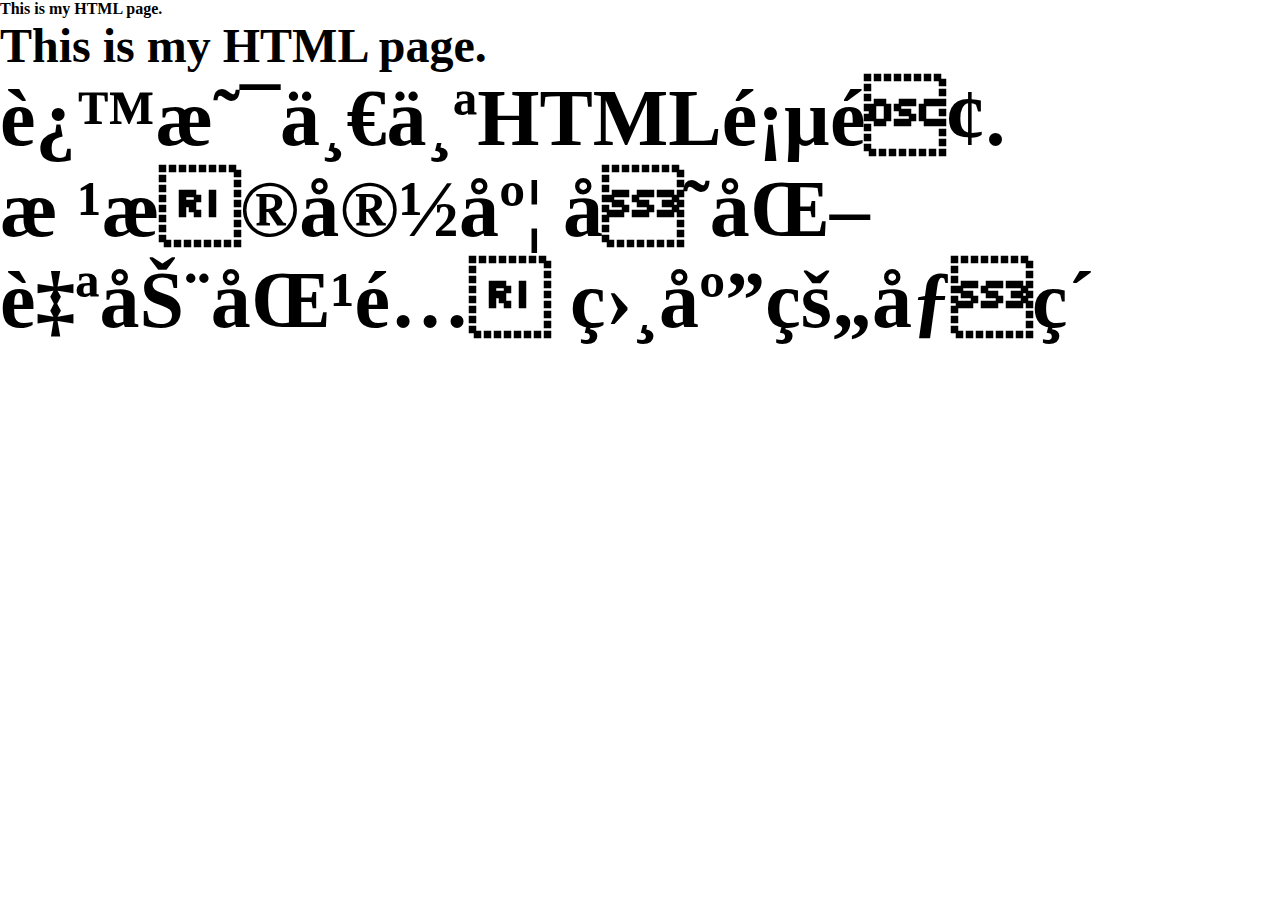
<file: change.html>
<!DOCTYPE html><html>  
  <head>    
    <title>MyHtml.html</title>	    
    <meta name="keywords" content="keyword1,keyword2,keyword3">    
    <meta name="description" content="this is my page">    
    <meta name="content-type" content="text/html;charset=UTF-8">    
    <style>
      html,body {	
        margin: 0;	
        padding: 0;	
        height: 100%;	
        font-family: "宋体";	
        font-weight: bold;  		
        /*font-size: 150%;*//*10 ÷ 16 × 100% = 62.5%*/	
        /*font-size: 1.4rem;*//*1.4 × 10px = 14px */
      }   
      @media screen and (min-width:300px) {	
        html,body{	
          font-size:30%;	
        }
      } 
      @media screen and (min-width:500px) {	
        html,body {	
          font-size:50%;	
        }
      } 
      @media screen and (min-width:800px) {    
        html,body {    
          font-size: 80%;  
        }
      }
      @media screen and (min-width:1000px) {	
        html,body {		
          font-size: 100%;	
        }
      }
      @media screen and (min-width:1300px) {	
        html,body{		
          font-size: 130%;	
        }
      } 
      @media screen and (min-width:1400px) {	
        html,body {    
          font-size: 140%;  
        }
      }
      @media screen and (min-width:1500px) {	
        html,body{		
          font-size:150%;	
        }
      }
      @media screen and (min-width:1700px) {	
        html,body {    
          font-size: 170%;  
        }
      }
      @media screen and (min-width:1900px) {	
        html,body {    
          font-size: 190%;  
        }
      }
      @media screen and (min-width:2000px) {	
        html,body {    
          font-size: 200%;  
        }
      }
      @media screen and (min-width:2100px) {	
        html,body {    
          font-size:210%;  
        }
      }
      @media screen and (min-width:2300px) {	
        html,body {    
          font-size: 230%;  
        }
      }
      @media screen and (min-width:2500px) {	
        html,body {    
          font-size: 250%;  
        }
      }
      @media screen and (min-width:2700px) {	
        html,body {    
          font-size:270%;  
        }
      }
      @media screen and (min-width:3000px) {	
        html,body {    
          font-size: 300%;  
        }
      }
      @media screen and (min-width:3300px) {	
        html,body {    
          font-size: 330%;  
        }
      }
      @media screen and (min-width:3500px) {	
        html,body {    
          font-size: 350%;  
        }
      }
      @media screen and (min-width:3800px) {	
        html,body {		
          font-size: 380%;	
        }
      }
      @media screen and (min-width:4000px) {	
        html,body {		
          font-size: 400%;	
        }
      }
      @media screen and (min-width:4200px) {	
        html,body {		
          font-size: 420%;	
        }
      }
      @media screen and (min-width:4500px) {	
        html,body {		
          font-size: 450%;	
        }
      }
      @media screen and (min-width:4800px) {	
        html,body {		
          font-size: 480%;	
        }
      }  
      span{	
        font-size:3rem;
      }
      div{ 	
        font-size:5rem;
      } 
    </style>  
  </head>    
  <body>    This is my HTML page. <br>        
    <span>    This is my HTML page. <br>    </span>        
    <div>    这是一个HTML页面. 根据宽度 变化自动匹配 相应的像素    
    </div>  
  </body>
</html>
</file>
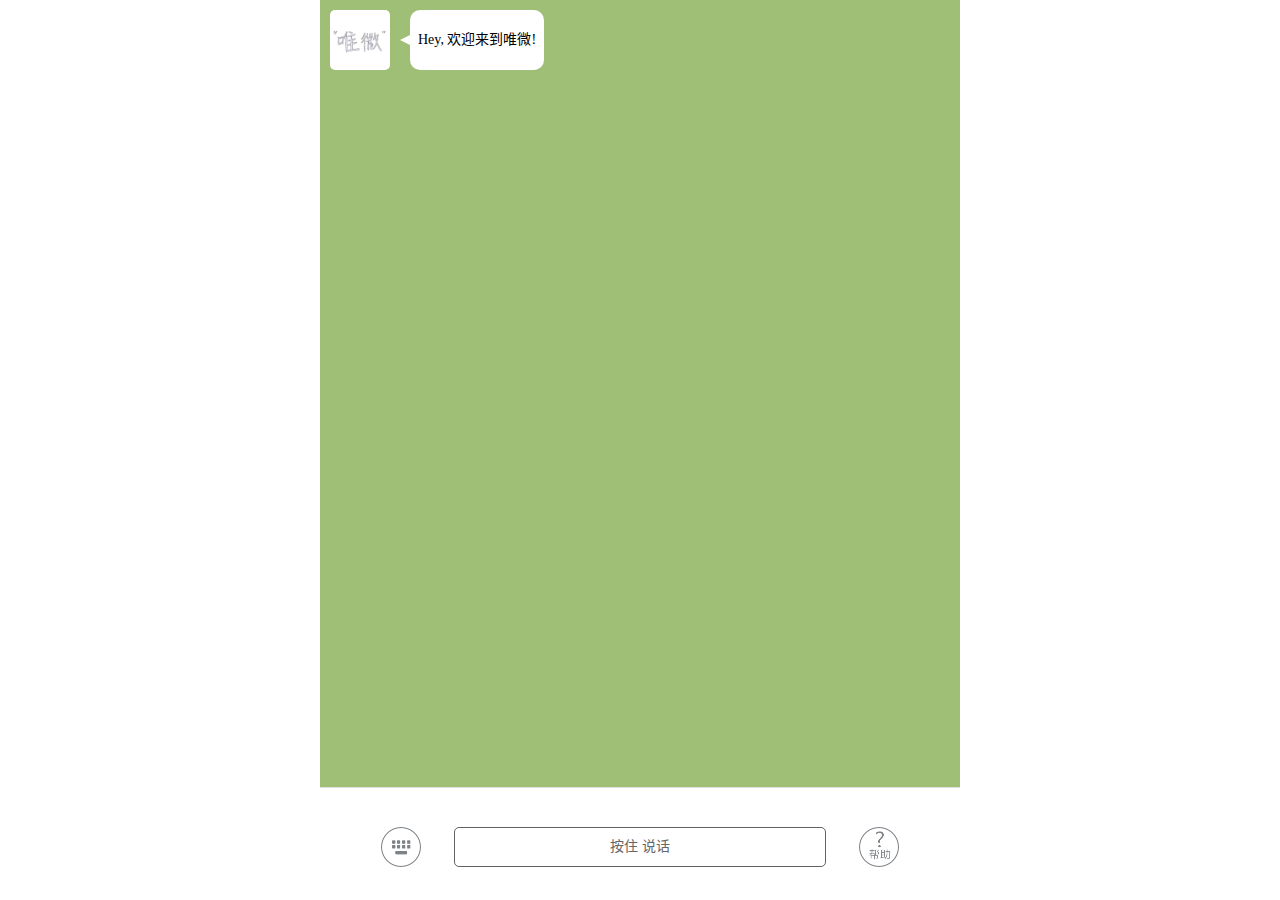
<file: chat.html>
<html lang="zh-cn" >
<head>
<meta charset="utf-8" />
<meta HTTP-EQUIV="pragma" CONTENT="no-cache">
<meta HTTP-EQUIV="Cache-Control" CONTENT="no-cache, must-revalidate">
<meta HTTP-EQUIV="expires" CONTENT="0">
<meta name="apple-touch-fullscreen" content="yes" />
<meta name="format-detection" content="telephone=no" />
<meta http-equiv="X-UA-Compatible" content="IE=Edge,chrome=1" />
<meta name="viewport" content="width=device-width, initial-scale=1.0 user-scalable=no" media="screen" />
<title>唯微线上联系</title>
<style type="text/css">
	body{background:url(images/yuyin_bg.png) no-repeat;background-size:100%;}
	@media all and (min-width: 640px) {
	    body,html,.wenwen-footer,.speak_window{width:640px!important;margin:0 auto}
	    .speak_window,.wenwen-footer{left:50%!important;margin-left:-320px}
	}
	input,button{outline:none;}
	.wenwen-footer{width:100%;position:fixed;bottom:-5px;left:0;background:#fff;padding:3%;border-top:solid 1px #ddd;box-sizing:border-box;}
	.wenwen_btn,.wenwen_help{width:15%;text-align:center;}
	.wenwen_btn img,.wenwen_help img{height:40px;}
	.wenwen_text{height:40px;border-radius:5px;border:solid 1px #636162;box-sizing:border-box;width:66%;text-align:center;overflow:hidden;margin-left:2%;}
	.circle-button{padding:0 5px;}
	.wenwen_text .circle-button{font-size:14px;color:#666;line-height:38px;}
	.write_box{background:#fff;width:100%;height:40px;line-height:40px;display:none;}
	.write_box input{height:40px;padding:0 5px;line-height:40px;width:100%;box-sizing:border-box;border:0;}
	.wenwen_help button{width:95%;background:#42929d;color:#fff;border-radius:5px;border:0;height:40px;display:none;}
	#wenwen{height:100%;}
	.speak_window{overflow-y:scroll;height:100%;width:100%;position:fixed;top:0;left:0;}
	.speak_box{margin-bottom:70px;padding:10px;}
	.question,.answer{margin-bottom:1rem;}
	.question{text-align:right;}
	.question>div{display:inline-block;}
	.left{float:left;}
	.right{float:right;}
	.clear{clear:both;}
	.heard_img{height:60px;width:60px;border-radius:5px;overflow:hidden;background:#ddd;}
	.heard_img img{width:100%;height:100%}
	.question_text,.answer_text{box-sizing:border-box;position:relative;display:table-cell;min-height:60px;}
	.question_text{padding-right:20px;}
	.answer_text{padding-left:20px;}
	.question_text p,.answer_text p{border-radius:10px;padding:.5rem;margin:0;font-size:14px;line-height:28px;box-sizing:border-box;vertical-align:middle;display:table-cell;height:60px;word-wrap:break-word;}
	.answer_text p{background:#fff;}
	.question_text p{background:#42929d;color:#fff;text-align:left;}
	.question_text i,.answer_text i{width:0;height:0;border-top:5px solid transparent;border-bottom:5px solid transparent;position:absolute;top:25px;}
	.answer_text i{border-right:10px solid #fff;left:10px;}
	.question_text i{border-left:10px solid #42929d;right:10px;}
	.answer_text p a{color:#42929d;display:inline-block;}
	audio{display:none;}
	.saying{position:fixed;bottom:30%;left:50%;width:120px;margin-left:-60px;display:none;}
	.saying img{width:100%;}
	.write_list{position:absolute;left:0;width:100%;background:#fff;border-top:solid 1px #ddd;padding:5px;line-height:30px;}
</style>
</head>
<body>
<div class="speak_window">
	<div class="speak_box">
		<div class="answer">
			<div class="heard_img left"><img src="images/dglvyou.jpg"></div>
			<div class="answer_text">
				<p>Hey, 欢迎来到唯微!</p>
				<i></i>
			</div>
		</div>
	</div>
</div>
<div class="saying">
	<img src="images/saying.gif"/>
</div>
<div class="wenwen-footer">
	<div class="wenwen_btn left" onClick="to_write()"><img src="images/jp_btn.png"></div>
	<div class="wenwen_text left">
	    <div class="write_box">
	        <input type="text" class="left" onKeyUp="keyup()" placeholder="请输入关键字" />
	    </div>   
	    <div class="circle-button" id="wenwen">
	        按住 说话
	    </div>
	</div>
	<div class="wenwen_help right">
	    <a href="http://www.dgtour.com.cn/yuyin/index.html">
	        <img src="images/help_btn.png">
	    </a>
	    <button onClick="up_say()" class="right">发送</button>
	</div>
	<div style="opacity:0;" class="clear"></div>
</div>
<script type="text/javascript" src="js/jquery-1.11.1.min.js"></script>
<script type="text/javascript">
	function to_write(){
	    $('.wenwen_btn img').attr('src','images/yy_btn.png');
	    $('.wenwen_btn').attr('onclick','to_say()');
	    $('.write_box,.wenwen_help button').show();
	    $('.circle-button,.wenwen_help a').hide();
	    $('.write_box input').focus();
	    for_bottom();
	}

	function to_say(){
		$('.write_list').remove();
	    $('.wenwen_btn img').attr('src','images/jp_btn.png');
	    $('.wenwen_btn').attr('onclick','to_write()');
	    $('.write_box,.wenwen_help button').hide();
	    $('.circle-button,.wenwen_help a').show();
	}

	function up_say(){
		$('.write_list').remove();
	    var text = $('.write_box input').val(),
	        str  = '<div class="question">';
	        str += '<div class="heard_img right"><img src="images/dglvyou.jpg"/></div>';
	        str += '<div class="question_text clear"><p>'+text+'</p><i></i>';
	        str += '</div></div>';

	    if(text == ''){
	        alert('请输入提问！');
	        $('.write_box input').focus();
	    }else{
	        $('.speak_box').append(str);
	        $('.write_box input').val('');
	        $('.write_box input').focus();
	        autoWidth();
	        for_bottom();
	        setTimeout(function(){
	            var ans  = '<div class="answer"><div class="heard_img left"><img src="images/dglvyou.jpg"/></div>';
	            	ans += '<div class="answer_text"><p>您发送的文字是：'+text+'</p><i></i>';
	        		ans += '</div></div>';
	        	$('.speak_box').append(ans);
				for_bottom();
	        },1000);
	    }
	}

	function keyup(){
		var footer_height = $('.wenwen-footer').outerHeight(),
			text = $('.write_box input').val(),
			str = '<div class="write_list">'+text+'</div>';
		if (text == '' || text == undefined){
			$('.write_list').remove();
		}else{
			$('.wenwen-footer').append(str);
			$('.write_list').css('bottom',footer_height);
		}
	}

	var wen  = document.getElementById('wenwen');
	function _touch_start(event){
        event.preventDefault();
        $('.wenwen_text').css('background','#c1c1c1');
        $('.wenwen_text span').css('color','#fff');
        $('.saying').show();
    }

    function _touch_end(event){
        event.preventDefault();
        $('.wenwen_text').css('background','#fff');
        $('.wenwen_text .circle-button').css('color','#666');    
        $('.saying').hide();
        var str  = '<div class="question">';
	        str += '<div class="heard_img right"><img src="images/dglvyou.jpg"/></div>';
	        str += '<div class="question_text clear"><p>不好意思，我听不清！</p><i></i>';
	        str += '</div></div>';
		$('.speak_box').append(str);
		for_bottom();
        setTimeout(function(){
        	var ans  = '<div class="answer"><div class="heard_img left"><img src="images/dglvyou.jpg"/></div>';
	        	ans += '<div class="answer_text"><p>我不知道你在说什么?</p><i></i>';
	    		ans += '</div></div>';
	    	$('.speak_box').append(ans);
			for_bottom();
        },1000);       
    }

    wen.addEventListener("touchstart", _touch_start, false);
    wen.addEventListener("touchend", _touch_end, false);
    
    function for_bottom(){
		var speak_height = $('.speak_box').height();
		$('.speak_box,.speak_window').animate({scrollTop:speak_height},500);
	}
	
	function autoWidth(){
		$('.question_text').css('max-width',$('.question').width()-60);
	}
	autoWidth();
</script>


</body>
</html>
</file>
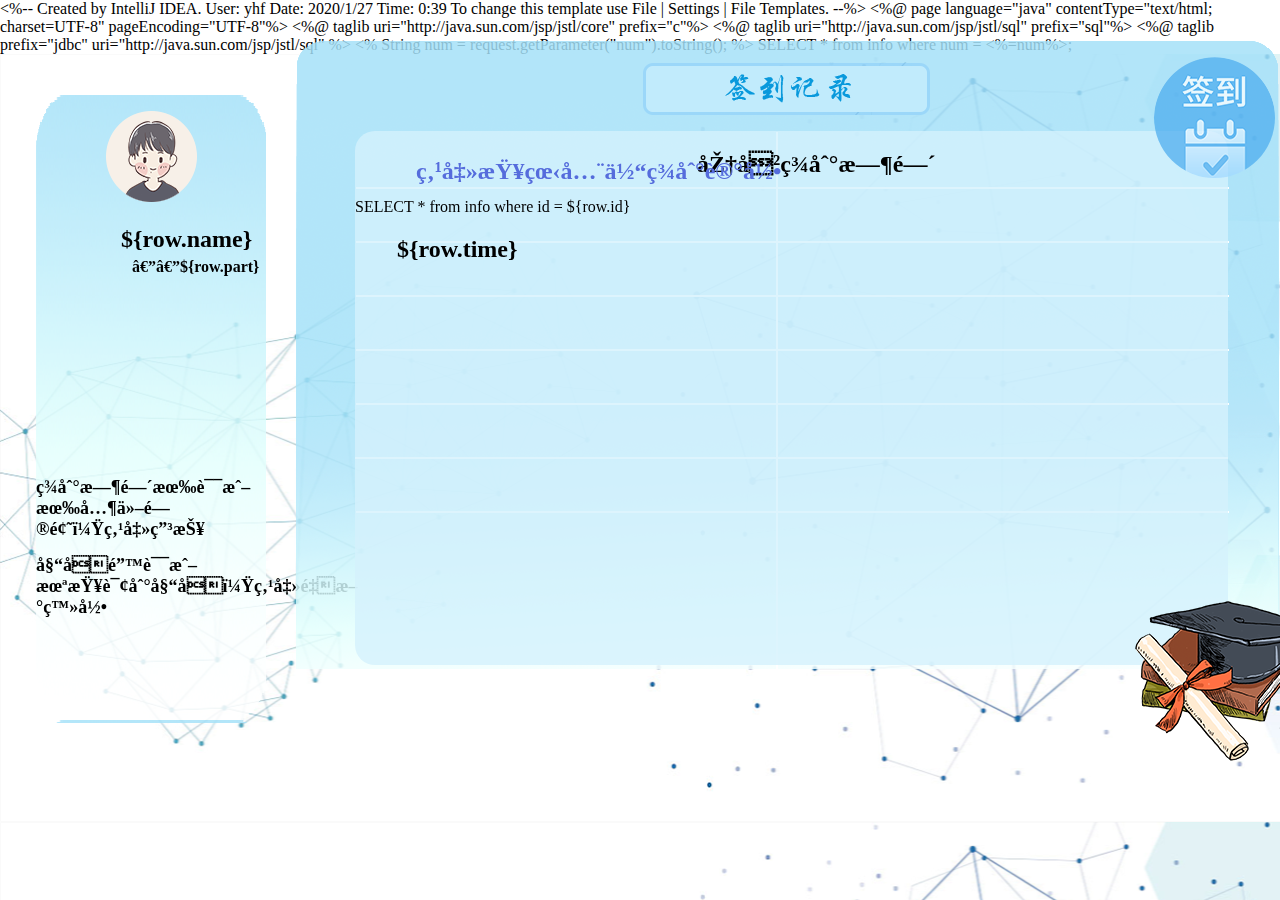
<file: insidePage.html>
<%--
  Created by IntelliJ IDEA.
  User: yhf
  Date: 2020/1/27
  Time: 0:39
  To change this template use File | Settings | File Templates.
--%>
<%@ page language="java" contentType="text/html; charset=UTF-8"
         pageEncoding="UTF-8"%>
<%@ taglib uri="http://java.sun.com/jsp/jstl/core" prefix="c"%>
<%@ taglib uri="http://java.sun.com/jsp/jstl/sql" prefix="sql"%>
<%@ taglib prefix="jdbc" uri="http://java.sun.com/jsp/jstl/sql" %>

<html>
<head>
    <meta name="viewport" content="width=device-width, initial-scale=1.0">
    <meta http-equiv="X-UA-Compatible" content="ie=edge">
    <title>签到页面</title>
    <link rel="stylesheet" href="./insidePage.css"\>
</head>

<body>
<sql:setDataSource var="snapshot" driver="com.mysql.jdbc.Driver"
                   url="jdbc:mysql://localhost:3306/dutySystem?useUnicode=true&characterEncoding=utf-8&useSSL=false"
                   user="root" password="root"/>

<%
    String num = request.getParameter("num").toString();
%>

<sql:query dataSource="${snapshot}" var="result">
    SELECT * from info where num = <%=num%>;
</sql:query>

    <div class="all">
        <div class="side">
            <c:forEach var="row" items="${result.rows}">
                <img class="headback" src="img/headback.png" alt="">
                <img class="head" src="img/head.png" alt="">

                <h2 class="name">${row.name}</h2>
                <h4>&emsp;&emsp;&emsp;&emsp;&emsp;&emsp;——${row.part}</h4>
                <a href="note.jsp?num=${row.num}"><h2>签到时间有误或有其他问题？点击申报</h2></a>
            </c:forEach>

            <a href="loading.html"><h2>姓名错误或未查询到姓名？点击重新登录</h2></a>

        </div>
    </div>

<c:forEach var="row" items="${result.rows}">
    <div class="sign">
        <img class="tlt" src="img/tltSec.png" alt="">

        <a href="register.jsp?num=${row.num}" class="btn"></a>

        <a href="showOthers.jsp" class="check"><h2>点击查看全体签到记录</h2></a>

        <img class="line" src="img/line.png" alt="">

        <div class="data">

            <table cellpadding="10" >

                <tr>
                    <h2>&emsp;&emsp;&emsp;&emsp;&emsp;&emsp;&emsp;&emsp;&emsp;&emsp;&emsp;&emsp;&nbsp;&emsp;&emsp;历史签到时间</h2>

                    <sql:query dataSource="${snapshot}" var="result">
                        SELECT * from info where id = ${row.id}
                    </sql:query>
                    <c:forEach var="row" items="${result.rows}">
                        <h2>&nbsp;&nbsp;&nbsp;&nbsp;&nbsp;&nbsp;&nbsp;${row.time}</h2>
                    </c:forEach>
                </tr>
            </table>
            <img class="icon" src="img/icon.png" alt="">
        </div>
    </div>
</c:forEach>
</body>
</html>
</file>
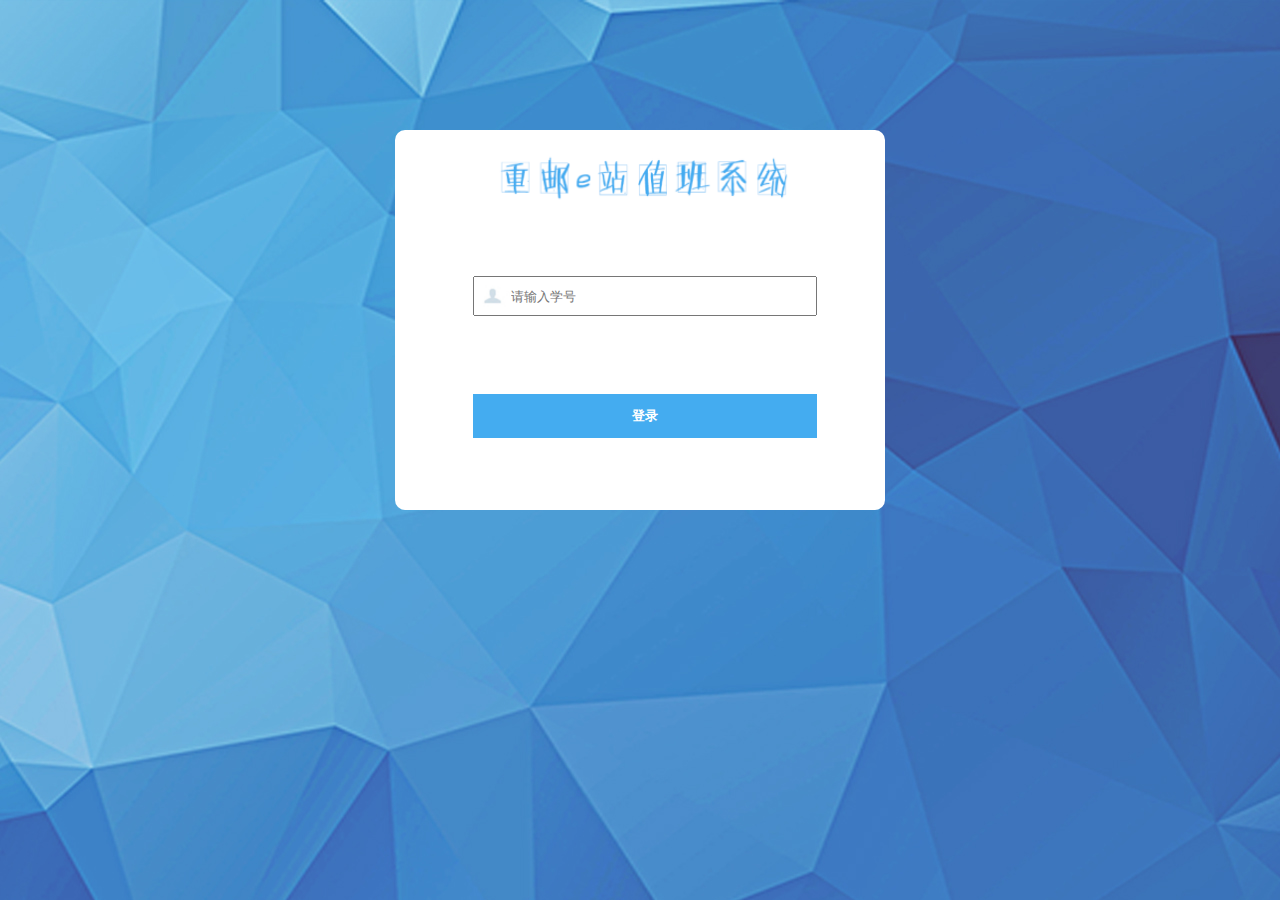
<file: loading.html>
<!DOCTYPE html>
<html lang="en">
<head>
    <meta charset="UTF-8">
    <meta name="viewport" content="width=device-width, initial-scale=1.0">
    <meta http-equiv="X-UA-Compatible" content="ie=edge">
    <title>登录</title>
    <link rel="stylesheet" href="./loading.css"\>
</head>
<body>
<form id="indexform" name="indexForm" action="insidePage.html" method="post">
    <div class="all">
        <div class="load">

            <img class="tlt" src="img/tlt.png" alt="">
            <input type="text" name="num" class="user" placeholder="请输入学号"/>

            <img class="name" src="img/name.png" alt="">
            <input type="submit" class="submit" value="登录"/>
        </div>
    </div>
</form>
</body>
</html>
</file>
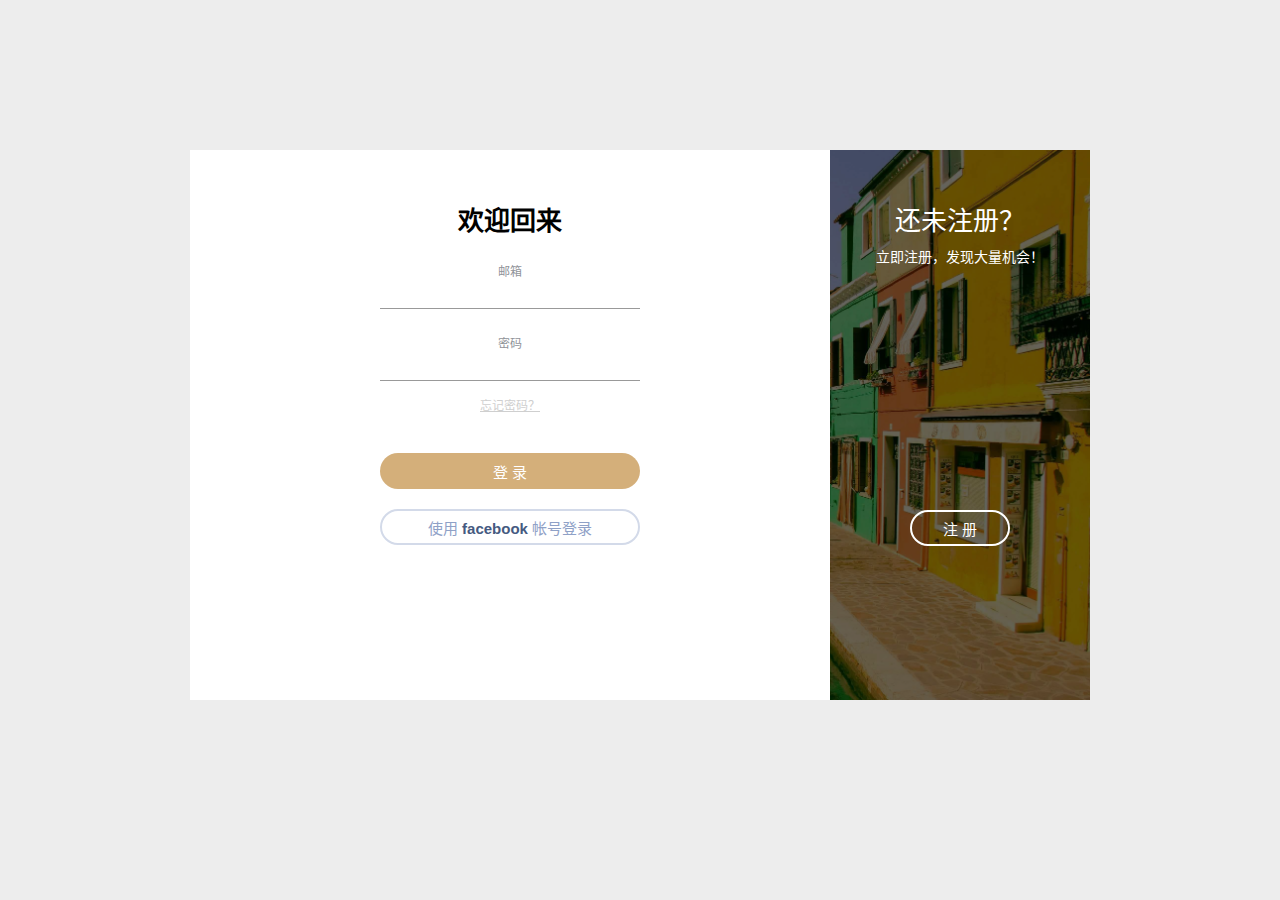
<file: login_register.html>
<!DOCTYPE html>
<html lang="zh-CN">

<head>
<meta charset="utf-8">
<title>唯微登录</title>
<link rel="stylesheet" href="css/style.css">
</head>

<body>
    <div class="content">
        <div class="form sign-in">
            <h2>欢迎回来</h2>
            <label>
                <span>邮箱</span>
                <input type="email" />
            </label>
            <label>
                <span>密码</span>
                <input type="password" />
            </label>
            <p class="forgot-pass"><a href="javascript:">忘记密码？</a></p>
            <button type="button" class="submit">登 录</button>
            <button type="button" class="fb-btn">使用 <span>facebook</span> 帐号登录</button>
        </div>
        <div class="sub-cont">
            <div class="img">
                <div class="img__text m--up">
                    <h2>还未注册？</h2>
                    <p>立即注册，发现大量机会！</p>
                </div>
                <div class="img__text m--in">
                    <h2>已有帐号？</h2>
                    <p>有帐号就登录吧，好久不见了！</p>
                </div>
                <div class="img__btn">
                    <span class="m--up">注 册</span>
                    <span class="m--in">登 录</span>
                </div>
            </div>
            <div class="form sign-up">
                <h2>立即注册</h2>
                <label>
                    <span>用户名</span>
                    <input type="text" />
                </label>
                <label>
                    <span>邮箱</span>
                    <input type="email" />
                </label>
                <label>
                    <span>密码</span>
                    <input type="password" />
                </label>
                <button type="button" class="submit">注 册</button>
                <button type="button" class="fb-btn">使用 <span>facebook</span> 帐号注册</button>
            </div>
        </div>
    </div>

    <script src="js/script.js"></script>
	
	<div style="text-align:center;">
</div>
</body>

</html>
</file>
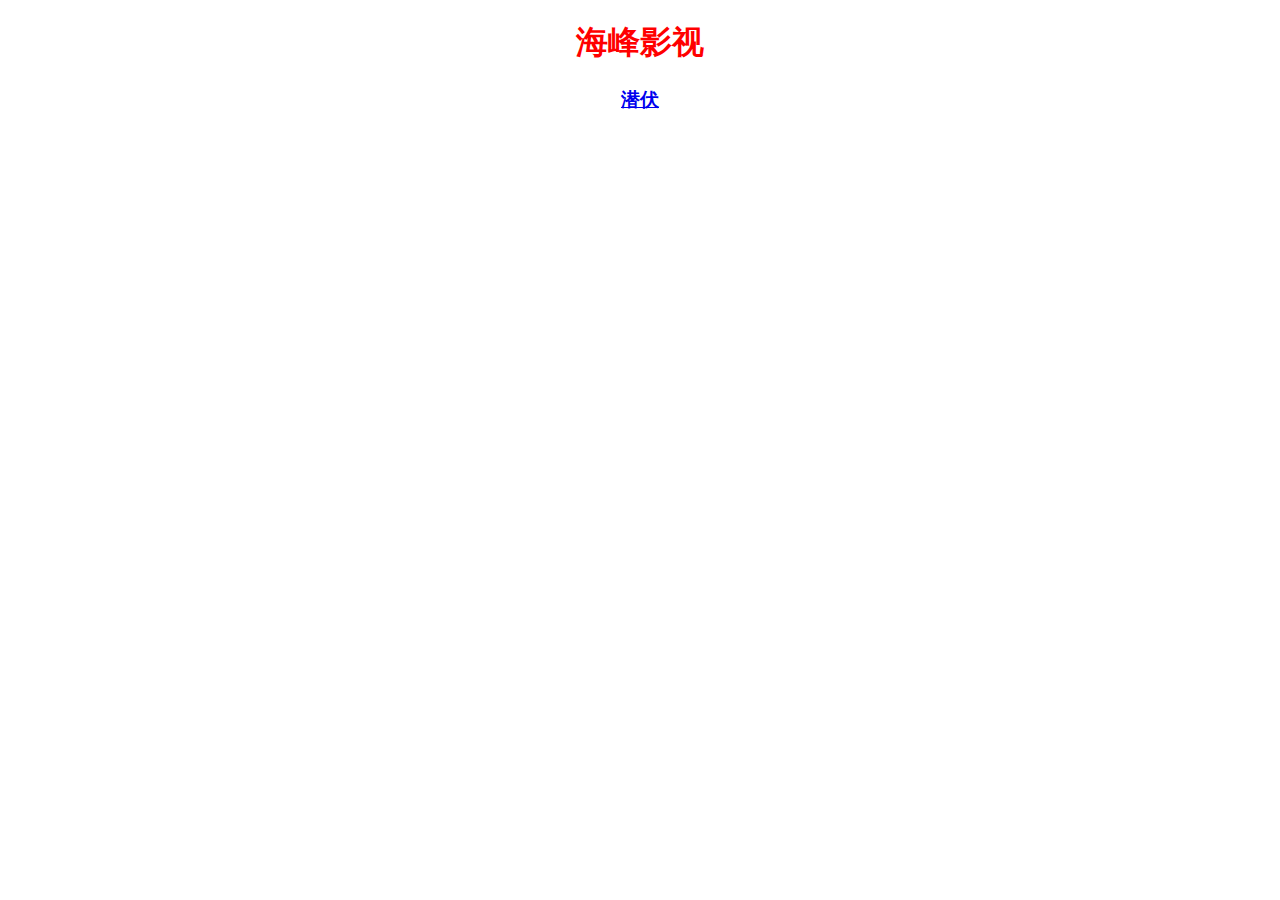
<file: myVi.html>
<!DOCTYPE html>
<html>

<head>
<title>海峰影视</title>
</head>


<body>

<center>
    <h1 style="color:red">海峰影视</h1>
 
  
    <a href="https://www.968790.com/?url=https://v.youku.com/v_show/id_XNjY0MzIzNTA0.html?tpa=dW5pb25faWQ9MTAzNzA4XzEwMDAwMV8wMV8wMQ" target="_blank" rel="noopener noreferrer"><h3>潜伏</h3></a>
</center>

</body>

</html>
</file>
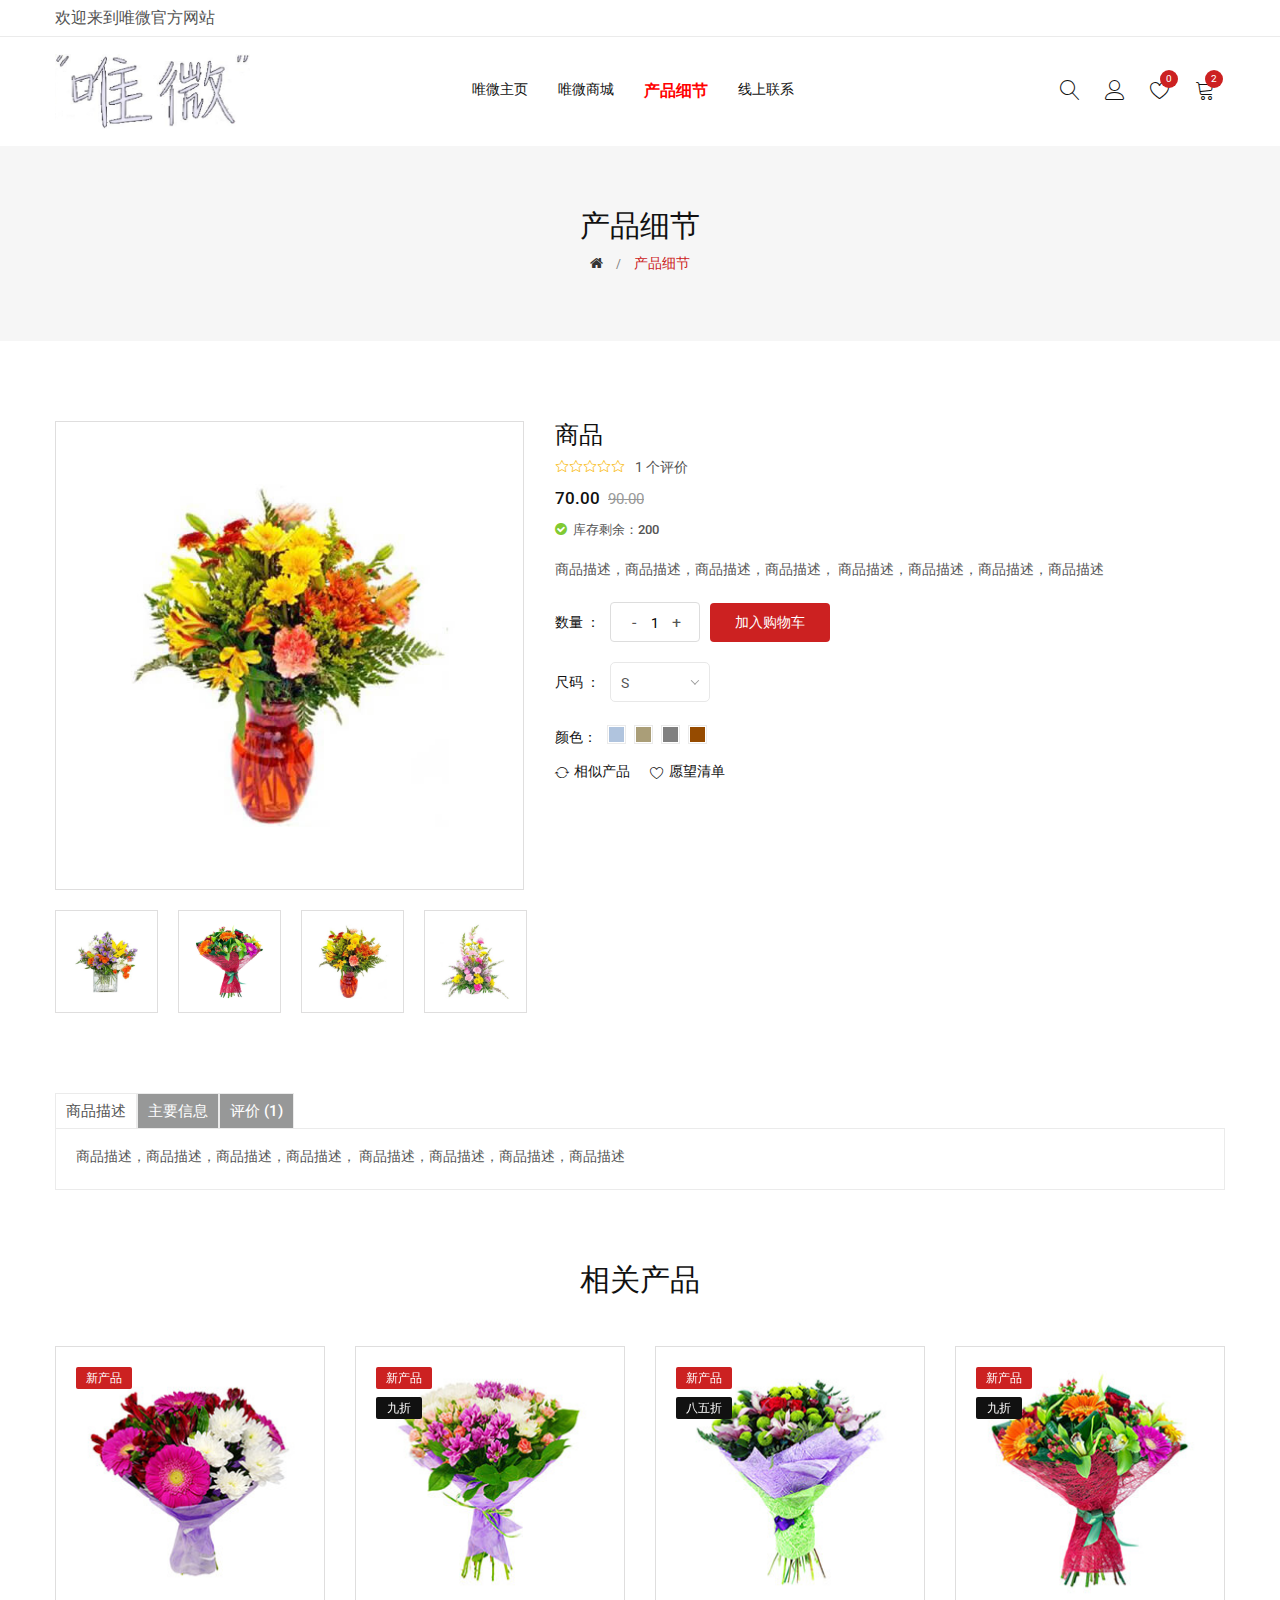
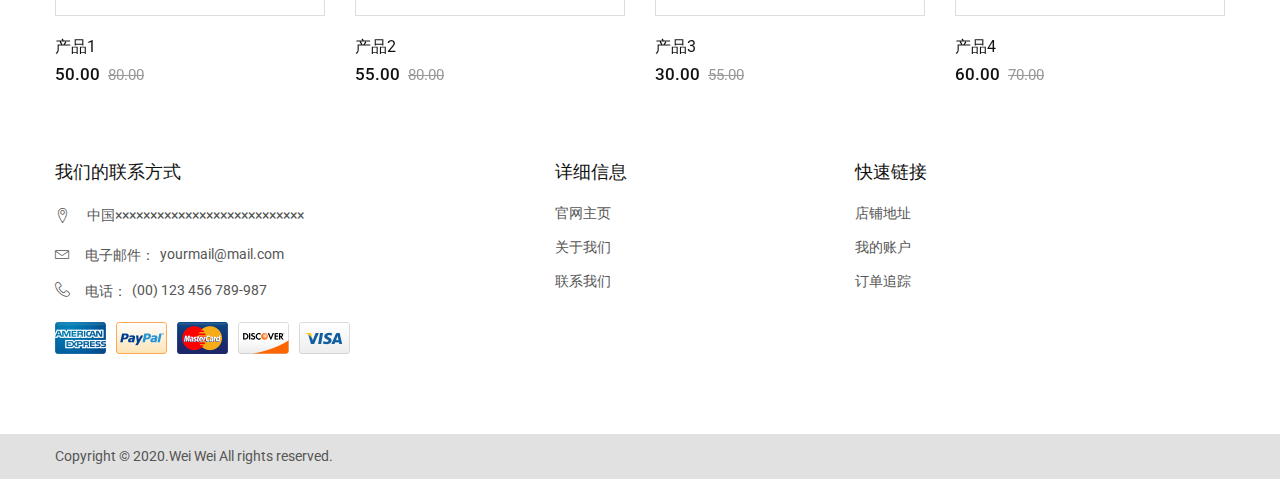
<file: product-details.html>
﻿<!DOCTYPE html>
<html class="no-js" lang="zxx">

<head>
    <meta charset="utf-8">
    <meta http-equiv="X-UA-Compatible" content="IE=edge">
    <meta name="viewport" content="width=device-width, initial-scale=1">
    <meta name="description" content="meta description">
    <title>产品细节</title>

    <!--=== Favicon ===-->
    <link rel="shortcut icon" href="assets/img/favicon.ico" type="image/x-icon" />

    <!-- Google fonts include -->
    <link href="https://fonts.googleapis.com/css?family=Roboto:300,300i,400,400i,500,500i,700,900%7CYesteryear" rel="stylesheet">

    <!-- All Vendor & plugins CSS include -->
    <link href="assets/css/vendor.css" rel="stylesheet">
    <!-- Main Style CSS -->
    <link href="assets/css/style.css" rel="stylesheet">

    <!--[if lt IE 9]>
<script src="/oss.maxcdn.com/html5shiv/3.7.2/html5shiv.min.js"></script>
<script src="/oss.maxcdn.com/respond/1.4.2/respond.min.js"></script>
<![endif]-->

</head>

<body>

    <!-- Start Header Area -->
    <header class="header-area">
        <!-- main header start -->
        <div class="main-header d-none d-lg-block">
            <!-- header top start -->
            <div class="header-top bdr-bottom">
                <div class="container">
                    <div class="row align-items-center">
                        <div class="col-lg-6">
                            <div class="welcome-message">
                                <p><font size="3">欢迎来到唯微官方网站</font></p>
                            </div>
                        </div>
                    </div>
                </div>
            </div>
            <!-- header top end -->

            <!-- header middle area start -->
            <div class="header-main-area sticky">
                <div class="container">
                    <div class="row align-items-center position-relative">

                        <!-- start logo area -->
                        <div class="col-lg-3">
                            <div class="logo">
                                <a href="index.html">
                                    <img src="assets/img/logo/logo.png" width="195" height="75" alt="">
                                </a>
                            </div>
                        </div>
                        <!-- start logo area -->

                        <!-- main menu area start -->
                        <div class="col-lg-6 position-static">
                            <div class="main-menu-area">
                                <div class="main-menu">
                                    <!-- main menu navbar start -->
                                    <nav class="desktop-menu">
                                        <ul>
                                            <li><a href="index.html">唯微主页</a></li>
                                            <li><a href="shop.html">唯微商城</a></li>
                                            <li><a href="product-details.html" style="font-weight: bold"><font size="3" color="red">产品细节</font></a></li>
											<li><a href="chat.html">线上联系</a></li>
                                        </ul>
                                    </nav>
                                    <!-- main menu navbar end -->
                                </div>
                            </div>
                        </div>
                        <!-- main menu area end -->

                        <!-- mini cart area start -->
                        <div class="col-lg-3">
                            <div class="header-configure-wrapper">
                                <div class="header-configure-area">
                                    <ul class="nav justify-content-end">
                                        <li>
                                            <a href="#" class="offcanvas-btn">
                                                <i class="lnr lnr-magnifier"></i>
                                            </a>
                                        </li>
                                        <li class="user-hover">
                                            <a href="#">
                                                <i class="lnr lnr-user"></i>
                                            </a>
                                            <ul class="dropdown-list">
                                                <li><a href="login_register.html">登录</a></li>
                                                <li><a href="login_register.html">注册</a></li>
                                                <li><a href="#">我的账户</a></li>
                                            </ul>
                                        </li>
                                        <li>
                                            <a href="#">
                                                <i class="lnr lnr-heart"></i>
                                                <div class="notification">0</div>
                                            </a>
                                        </li>
                                        <li>
                                            <a href="#" class="minicart-btn">
                                                <i class="lnr lnr-cart"></i>
                                                <div class="notification">2</div>
                                            </a>
                                        </li>
                                    </ul>
                                </div>
                            </div>
                        </div>
                        <!-- mini cart area end -->

                    </div>
                </div>
            </div>
            <!-- header middle area end -->
        </div>
        <!-- main header start -->

        <!-- mobile header start -->
        <div class="mobile-header d-lg-none d-md-block sticky">
            <!--mobile header top start -->
            <div class="container">
                <div class="row align-items-center">
                    <div class="col-12">
                        <div class="mobile-main-header">
                            <div class="mobile-logo">
                                <a href="index.html">
                                    <img src="assets/img/logo/logo.png" alt="Brand Logo">
                                </a>
                            </div>
                            <div class="mobile-menu-toggler">
                                <div class="mini-cart-wrap">
                                    <a href="#" class="minicart-btn">
										<i class="lnr lnr-cart"></i>
										<div class="notification">2</div>
									</a>
                                </div>
                                <div class="mobile-menu-btn">
                                    <div class="off-canvas-btn">
                                        <i class="lnr lnr-menu"></i>
                                    </div>
                                </div>
                            </div>
                        </div>
                    </div>
                </div>
            </div>
            <!-- mobile header top start -->
        </div>
        <!-- mobile header end -->
    </header>
    <!-- end Header Area -->

    <!-- off-canvas menu start -->
    <aside class="off-canvas-wrapper">
        <div class="off-canvas-overlay"></div>
        <div class="off-canvas-inner-content">
            <div class="btn-close-off-canvas">
                <i class="lnr lnr-cross"></i>
            </div>

            <div class="off-canvas-inner">
                <!-- search box start -->
                <div class="search-box-offcanvas">
                    <form>
                        <input type="text" placeholder="请输入查找内容...">
                        <button class="search-btn"><i class="lnr lnr-magnifier"></i></button>
                    </form>
                </div>
                <!-- search box end -->

                <!-- mobile menu start -->
                <div class="mobile-navigation">

                    <!-- mobile menu navigation start -->
                    <nav>
                        <ul class="mobile-menu">
                            <li><a href="index.html">唯微主页</a></li>
                                            <li><a href="shop.html">唯微商城</a></li>
                                            <li><a href="product-details.html">产品细节</a></li>
				<li><a href="chat.html">线上联系</a></li>
                        </ul>
                    </nav>
                    <!-- mobile menu navigation end -->
                </div>
                <!-- mobile menu end -->

                <div class="mobile-settings">
                    <ul class="nav">
                        <!--<li>
                            <div class="dropdown mobile-top-dropdown">
                                <a href="#" class="dropdown-toggle" id="currency" data-toggle="dropdown" aria-haspopup="true" aria-expanded="false">
                                    Currency
                                    <i class="fa fa-angle-down"></i>
                                </a>
                                <div class="dropdown-menu" aria-labelledby="currency">
                                    <a class="dropdown-item" href="#">$ USD</a>
                                    <a class="dropdown-item" href="#">$ EURO</a>
                                </div>
                            </div>
                        </li>-->
                        <li>
                            <div class="dropdown mobile-top-dropdown">
                                <a href="#" class="dropdown-toggle" id="myaccount" data-toggle="dropdown" aria-haspopup="true" aria-expanded="false">
                                    我的账户
                                    <i class="fa fa-angle-down"></i>
                                </a>
                                <div class="dropdown-menu" aria-labelledby="myaccount">
                                    <a class="dropdown-item" href="#">我的账户</a>
                                    <a class="dropdown-item" href="login_register.html"> 登录</a>
                                    <a class="dropdown-item" href="login_register.html">注册</a>
                                </div>
                            </div>
                        </li>
                    </ul>
                </div>

                <!-- offcanvas widget area start -->
                <div class="offcanvas-widget-area">
                    <div class="off-canvas-contact-widget">
                        <ul>
                            <li><i class="fa fa-mobile"></i>
                                <a href="#">(00) 123 456 789-987</a>
                            </li>
                            <li><i class="fa fa-envelope-o"></i>
                                <a href="#">yourmail@mail.com</a>
                            </li>
                        </ul>
                    </div>
                    <!--<div class="off-canvas-social-widget">
                        <a href="#"><i class="fa fa-facebook"></i></a>
                        <a href="#"><i class="fa fa-twitter"></i></a>
                        <a href="#"><i class="fa fa-pinterest-p"></i></a>
                        <a href="#"><i class="fa fa-linkedin"></i></a>
                        <a href="#"><i class="fa fa-youtube-play"></i></a>
                    </div>-->
                </div>
                <!-- offcanvas widget area end -->
            </div>
        </div>
    </aside>
    <!-- off-canvas menu end -->



    <!-- main wrapper start -->
    <main>
        <!-- breadcrumb area start -->
        <div class="breadcrumb-area common-bg">
            <div class="container">
                <div class="row">
                    <div class="col-12">
                        <div class="breadcrumb-wrap">
                            <nav aria-label="breadcrumb">
                                <h1>产品细节</h1>
                                <ul class="breadcrumb">
                                    <li class="breadcrumb-item"><a href="index.html"><i class="fa fa-home"></i></a></li>
                                    <li class="breadcrumb-item active" aria-current="page">产品细节</li>
                                </ul>
                            </nav>
                        </div>
                    </div>
                </div>
            </div>
        </div>
        <!-- breadcrumb area end -->

        <!-- page main wrapper start -->
        <div class="shop-main-wrapper section-space">
            <div class="container">
                <div class="row">
                    <!-- product details wrapper start -->
                    <div class="col-lg-12 order-1 order-lg-2">
                        <!-- product details inner end -->
                        <div class="product-details-inner">
                            <div class="row">
                                <div class="col-lg-5">
                                    <div class="product-large-slider">
                                        <div class="pro-large-img img-zoom">
                                            <img src="assets/img/product/product-details-img1.jpg" alt="product-details" />
                                        </div>
                                        <div class="pro-large-img img-zoom">
                                            <img src="assets/img/product/product-details-img2.jpg" alt="product-details" />
                                        </div>
                                        <div class="pro-large-img img-zoom">
                                            <img src="assets/img/product/product-details-img3.jpg" alt="product-details" />
                                        </div>
                                        <div class="pro-large-img img-zoom">
                                            <img src="assets/img/product/product-details-img4.jpg" alt="product-details" />
                                        </div>
                                        <div class="pro-large-img img-zoom">
                                            <img src="assets/img/product/product-details-img5.jpg" alt="product-details" />
                                        </div>
                                    </div>
                                    <div class="pro-nav slick-row-10 slick-arrow-style">
                                        <div class="pro-nav-thumb">
                                            <img src="assets/img/product/product-details-img1.jpg" alt="product-details" />
                                        </div>
                                        <div class="pro-nav-thumb">
                                            <img src="assets/img/product/product-details-img2.jpg" alt="product-details" />
                                        </div>
                                        <div class="pro-nav-thumb">
                                            <img src="assets/img/product/product-details-img3.jpg" alt="product-details" />
                                        </div>
                                        <div class="pro-nav-thumb">
                                            <img src="assets/img/product/product-details-img4.jpg" alt="product-details" />
                                        </div>
                                        <div class="pro-nav-thumb">
                                            <img src="assets/img/product/product-details-img5.jpg" alt="product-details" />
                                        </div>
                                    </div>
                                </div>
                                <div class="col-lg-7">
                                    <div class="product-details-des">
                                        <h3 class="product-name">商品</h3>
                                        <div class="ratings d-flex">
                                            <span><i class="lnr lnr-star"></i></span>
                                            <span><i class="lnr lnr-star"></i></span>
                                            <span><i class="lnr lnr-star"></i></span>
                                            <span><i class="lnr lnr-star"></i></span>
                                            <span><i class="lnr lnr-star"></i></span>
                                            <div class="pro-review">
                                                <span>1 个评价</span>
                                            </div>
                                        </div>
                                        <div class="price-box">
                                            <span class="price-regular">70.00</span>
                                            <span class="price-old"><del>90.00</del></span>
                                        </div>
                                        <!--<h5 class="offer-text"> 抢购时间剩余：</h5>
                                        <div class="product-countdown" data-countdown="2020/07/25"></div>-->
                                        <div class="availability">
                                            <i class="fa fa-check-circle"></i>
                                            <span>库存剩余：200</span>
                                        </div>
                                        <p class="pro-desc">商品描述，商品描述，商品描述，商品描述，
										商品描述，商品描述，商品描述，商品描述</p>
                                        <div class="quantity-cart-box d-flex align-items-center">
                                            <h5>数量 ：</h5>
                                            <div class="quantity">
                                                <div class="pro-qty"><input type="text" value="1"></div>
                                            </div>
                                            <div class="action_link">
                                                <a class="btn btn-cart2" href="#">加入购物车</a>
                                            </div>
                                        </div>
                                        <div class="pro-size">
                                            <h5>尺码 ：</h5>
                                            <select class="nice-select">
                                                <option>S</option>
                                                <option>M</option>
                                                <option>L</option>
                                                <option>XL</option>
                                            </select>
                                        </div>
                                        <div class="color-option">
                                            <h5>颜色：</h5>
                                            <ul class="color-categories">
                                                <li>
                                                    <a class="c-lightblue" href="#" title="LightSteelblue"></a>
                                                </li>
                                                <li>
                                                    <a class="c-darktan" href="#" title="Darktan"></a>
                                                </li>
                                                <li>
                                                    <a class="c-grey" href="#" title="Grey"></a>
                                                </li>
                                                <li>
                                                    <a class="c-brown" href="#" title="Brown"></a>
                                                </li>
                                            </ul>
                                        </div>
                                        <div class="useful-links">
                                            <a href="#" data-toggle="tooltip" title="Compare"><i
                                                    class="lnr lnr-sync"></i>相似产品</a>
                                            <a href="#" data-toggle="tooltip" title="Wishlist"><i
                                                    class="lnr lnr-heart"></i>愿望清单</a>
                                        </div>
                                        <!--<div class="like-icon">
                                            <a class="facebook" href="#"><i class="fa fa-facebook"></i>like</a>
                                            <a class="twitter" href="#"><i class="fa fa-twitter"></i>tweet</a>
                                            <a class="pinterest" href="#"><i class="fa fa-pinterest"></i>save</a>
                                            <a class="google" href="#"><i class="fa fa-google-plus"></i>share</a>
                                        </div>-->
                                    </div>
                                </div>
                            </div>
                        </div>
                        <!-- product details inner end -->

                        <!-- product details reviews start -->
                        <div class="product-details-reviews section-space pb-0">
                            <div class="row">
                                <div class="col-lg-12">
                                    <div class="product-review-info">
                                        <ul class="nav review-tab">
                                            <li>
                                                <a class="active" data-toggle="tab" href="#tab_one">商品描述</a>
                                            </li>
                                            <li>
                                                <a data-toggle="tab" href="#tab_two">主要信息</a>
                                            </li>
                                            <li>
                                                <a data-toggle="tab" href="#tab_three">评价 (1)</a>
                                            </li>
                                        </ul>
                                        <div class="tab-content reviews-tab">
                                            <div class="tab-pane fade show active" id="tab_one">
                                                <div class="tab-one">
                                                    <p>商品描述，商品描述，商品描述，商品描述，
													商品描述，商品描述，商品描述，商品描述</p>
                                                </div>
                                            </div>
                                            <div class="tab-pane fade" id="tab_two">
                                                <table class="table table-bordered">
                                                    <tbody>
                                                        <tr>
                                                            <td>颜色</td>
                                                            <td>黑色，蓝色，红色</td>
                                                        </tr>
                                                        <tr>
                                                            <td>尺码</td>
                                                            <td>L，M，S</td>
                                                        </tr>
                                                    </tbody>
                                                </table>
                                            </div>
                                            <div class="tab-pane fade" id="tab_three">
                                                <form action="#" class="review-form">
                                                    <h5>1个评论对于 <span>商品</span></h5>
                                                    <div class="total-reviews">
                                                        <div class="rev-avatar">
                                                            <img src="assets/img/about/avatar.jpg" alt="">
                                                        </div>
                                                        <div class="review-box">
                                                            <div class="ratings">
                                                                <span class="good"><i class="fa fa-star"></i></span>
                                                                <span class="good"><i class="fa fa-star"></i></span>
                                                                <span class="good"><i class="fa fa-star"></i></span>
                                                                <span class="good"><i class="fa fa-star"></i></span>
                                                                <span><i class="fa fa-star"></i></span>
                                                            </div>
                                                            <div class="post-author">
                                                                <p><span>用户名 -</span> 2020年7月2日</p>
                                                            </div>
                                                            <p>商品评价，商品评价，商品评价，商品评价，
															商品评价，商品评价，商品评价，商品评价</p>
                                                        </div>
                                                    </div>
                                                    <div class="form-group row">
                                                        <div class="col">
                                                            <label class="col-form-label"><span class="text-danger">*</span>
                                                                您的姓名</label>
                                                            <input type="text" class="form-control" required>
                                                        </div>
                                                    </div>
                                                    <div class="form-group row">
                                                        <div class="col">
                                                            <label class="col-form-label"><span class="text-danger">*</span>
                                                                您的邮箱</label>
                                                            <input type="email" class="form-control" required>
                                                        </div>
                                                    </div>
                                                    <div class="form-group row">
                                                        <div class="col">
                                                            <label class="col-form-label"><span class="text-danger">*</span>
                                                                您的评价</label>
                                                            <textarea class="form-control" required></textarea>
                                                        <!--    <div class="help-block pt-10"><span
                                                                    class="text-danger">Note:</span>
                                                                HTML is not translated!
                                                            </div>-->
                                                        </div>
                                                    </div>
                                                    <div class="form-group row">
                                                        <div class="col">
                                                            <label class="col-form-label"><span class="text-danger">*</span>
                                                                评分</label>
																</br>
                                                            &nbsp; 极差&nbsp;
                                                            <input type="radio" value="1" name="rating">
                                                            &nbsp;
                                                            <input type="radio" value="2" name="rating">
                                                            &nbsp;
                                                            <input type="radio" value="3" name="rating">
                                                            &nbsp;
                                                            <input type="radio" value="4" name="rating">
                                                            &nbsp;
                                                            <input type="radio" value="5" name="rating" checked>
                                                            &nbsp;极好
                                                        </div>
                                                    </div>
                                                    <div class="buttons">
														<button class="btn btn-cart2" type="submit">提交</button>
                                                    </div>
                                                </form> <!-- end of review-form -->
                                            </div>
                                        </div>
                                    </div>
                                </div>
                            </div>
                        </div>
                        <!-- product details reviews end -->
                    </div>
                    <!-- product details wrapper end -->
                </div>
            </div>
        </div>
        <!-- page main wrapper end -->

        <!-- related product area start -->
        <section class="related-products">
            <div class="container">
                <div class="row">
                    <div class="col-12">
                        <div class="section-title text-center">
                            <h2>相关产品</h2>
                        <!--    <p>Accumsan vitae pede lacus ut ullamcorper sollicitudin quisque libero</p>-->
                        </div>
                    </div>
                </div>
                <div class="row">
                    <div class="col-lg-12">
                        <div class="product-carousel--4 slick-row-15 slick-sm-row-10 slick-arrow-style">
                            <!-- product single item start -->
                            <div class="product-item">
                                <figure class="product-thumb">
                                    <a href="product-details.html">
                                        <img class="pri-img" src="assets/img/product/product-5.jpg" alt="product">
                                        <img class="sec-img" src="assets/img/product/product-6.jpg" alt="product">
                                    </a>
                                    <div class="product-badge">
                                        <div class="product-label new">
                                            <span>新产品</span>
                                        </div>
                                    </div>
                                    <div class="button-group">
                                        <a href="#" data-toggle="tooltip" data-placement="left" title="加入愿望清单"><i class="lnr lnr-heart"></i></a>
                                        <a href="#" data-toggle="modal" data-target="#quick_view"><span data-toggle="tooltip" data-placement="left" title="快速查看"><i class="lnr lnr-magnifier"></i></span></a>
                                        <a href="#" data-toggle="tooltip" data-placement="left" title="加入购物车"><i class="lnr lnr-cart"></i></a>
                                    </div>
                                </figure>
                                <div class="product-caption">
                                    <p class="product-name">
                                        <a href="product-details.html">产品1</a>
                                    </p>
                                    <div class="price-box">
                                        <span class="price-regular">50.00</span>
                                        <span class="price-old"><del>80.00</del></span>
                                    </div>
                                </div>
                            </div>
                            <!-- product single item end -->

                            <!-- product single item start -->
                            <div class="product-item">
                                <figure class="product-thumb">
                                    <a href="product-details.html">
                                        <img class="pri-img" src="assets/img/product/product-2.jpg" alt="product">
                                        <img class="sec-img" src="assets/img/product/product-1.jpg" alt="product">
                                    </a>
                                    <div class="product-badge">
                                        <div class="product-label new">
                                            <span>新产品</span>
                                        </div>
                                        <div class="product-label discount">
                                            <span>九折</span>
                                        </div>
                                    </div>
                                    <div class="button-group">
                                        <a href="#" data-toggle="tooltip" data-placement="left" title="加入愿望清单"><i class="lnr lnr-heart"></i></a>
                                        <a href="#" data-toggle="modal" data-target="#quick_view"><span data-toggle="tooltip" data-placement="left" title="快速查看"><i class="lnr lnr-magnifier"></i></span></a>
                                        <a href="#" data-toggle="tooltip" data-placement="left" title="加入购物车"><i class="lnr lnr-cart"></i></a>
                                    </div>
                                </figure>
                                <div class="product-caption">
                                    <p class="product-name">
                                        <a href="product-details.html">产品2</a>
                                    </p>
                                    <div class="price-box">
                                        <span class="price-regular">55.00</span>
                                        <span class="price-old"><del>80.00</del></span>
                                    </div>
                                </div>
                            </div>
                            <!-- product single item end -->

                            <!-- product single item start -->
                            <div class="product-item">
                                <figure class="product-thumb">
                                    <a href="product-details.html">
                                        <img class="pri-img" src="assets/img/product/product-7.jpg" alt="product">
                                        <img class="sec-img" src="assets/img/product/product-8.jpg" alt="product">
                                    </a>
                                    <div class="product-badge">
                                        <div class="product-label new">
                                            <span>新产品</span>
                                        </div>
                                        <div class="product-label discount">
                                            <span>八五折</span>
                                        </div>
                                    </div>
                                    <div class="button-group">
                                        <a href="#" data-toggle="tooltip" data-placement="left" title="加入愿望清单"><i class="lnr lnr-heart"></i></a>
                                        <a href="#" data-toggle="modal" data-target="#quick_view"><span data-toggle="tooltip" data-placement="left" title="快速查看"><i class="lnr lnr-magnifier"></i></span></a>
                                        <a href="#" data-toggle="tooltip" data-placement="left" title="加入购物车"><i class="lnr lnr-cart"></i></a>
                                    </div>
                                </figure>
                                <div class="product-caption">
                                    <p class="product-name">
                                        <a href="product-details.html">产品3</a>
                                    </p>
                                    <div class="price-box">
                                        <span class="price-regular">30.00</span>
                                        <span class="price-old"><del>55.00</del></span>
                                    </div>
                                </div>
                            </div>
                            <!-- product single item end -->

                            <!-- product single item start -->
                            <div class="product-item">
                                <figure class="product-thumb">
                                    <a href="product-details.html">
                                        <img class="pri-img" src="assets/img/product/product-1.jpg" alt="product">
                                        <img class="sec-img" src="assets/img/product/product-2.jpg" alt="product">
                                    </a>
                                    <div class="product-badge">
                                        <div class="product-label new">
                                            <span>新产品</span>
                                        </div>
                                        <div class="product-label discount">
                                            <span>九折</span>
                                        </div>
                                    </div>
                                    <div class="button-group">
                                        <a href="#" data-toggle="tooltip" data-placement="left" title="加入愿望清单"><i class="lnr lnr-heart"></i></a>
                                        <a href="#" data-toggle="modal" data-target="#quick_view"><span data-toggle="tooltip" data-placement="left" title="快速查看"><i class="lnr lnr-magnifier"></i></span></a>
                                        <a href="#" data-toggle="tooltip" data-placement="left" title="加入购物车"><i class="lnr lnr-cart"></i></a>
                                    </div>
                                </figure>
                                <div class="product-caption">
                                    <p class="product-name">
                                        <a href="product-details.html">产品4</a>
                                    </p>
                                    <div class="price-box">
                                        <span class="price-regular">60.00</span>
                                        <span class="price-old"><del>70.00</del></span>
                                    </div>
                                </div>
                            </div>
                            <!-- product single item end -->

                            <!-- product single item start -->
                            <div class="product-item">
                                <figure class="product-thumb">
                                    <a href="product-details.html">
                                        <img class="pri-img" src="assets/img/product/product-4.jpg" alt="product">
                                        <img class="sec-img" src="assets/img/product/product-3.jpg" alt="product">
                                    </a>
                                    <div class="product-badge">
                                        <div class="product-label discount">
                                            <span>九折</span>
                                        </div>
                                    </div>
                                    <div class="button-group">
                                        <a href="#" data-toggle="tooltip" data-placement="left" title="加入愿望清单"><i class="lnr lnr-heart"></i></a>
                                        <a href="#" data-toggle="modal" data-target="#quick_view"><span data-toggle="tooltip" data-placement="left" title="快速查看"><i class="lnr lnr-magnifier"></i></span></a>
                                        <a href="#" data-toggle="tooltip" data-placement="left" title="加入购物车"><i class="lnr lnr-cart"></i></a>
                                    </div>
                                </figure>
                                <div class="product-caption">
                                    <p class="product-name">
                                        <a href="product-details.html">产品5</a>
                                    </p>
                                    <div class="price-box">
                                        <span class="price-regular">60.00</span>
                                        <span class="price-old"><del>70.00</del></span>
                                    </div>
                                </div>
                            </div>
                            <!-- product single item end -->

                            <!-- product single item start -->
                            <div class="product-item">
                                <figure class="product-thumb">
                                    <a href="product-details.html">
                                        <img class="pri-img" src="assets/img/product/product-9.jpg" alt="product">
                                        <img class="sec-img" src="assets/img/product/product-10.jpg" alt="product">
                                    </a>
                                    <div class="product-badge">
                                        <div class="product-label new">
                                            <span>新产品</span>
                                        </div>
                                        <div class="product-label discount">
                                            <span>七折</span>
                                        </div>
                                    </div>
                                    <div class="button-group">
                                        <a href="#" data-toggle="tooltip" data-placement="left" title="加入愿望清单"><i class="lnr lnr-heart"></i></a>
                                        <a href="#" data-toggle="modal" data-target="#quick_view"><span data-toggle="tooltip" data-placement="left" title="快速查看"><i class="lnr lnr-magnifier"></i></span></a>
                                        <a href="#" data-toggle="tooltip" data-placement="left" title="加入购物车"><i class="lnr lnr-cart"></i></a>
                                    </div>
                                </figure>
                                <div class="product-caption">
                                    <p class="product-name">
                                        <a href="product-details.html">产品6</a>
                                    </p>
                                    <div class="price-box">
                                        <span class="price-regular">80.00</span>
                                        <span class="price-old"><del>90.00</del></span>
                                    </div>
                                </div>
                            </div>
                            <!-- product single item end -->
                        </div>
                    </div>
                </div>
            </div>
        </section>
        <!-- related product area end -->
    </main>
    <!-- main wrapper end -->

    <!-- Start Footer Area Wrapper -->
    <footer class="footer-wrapper">

        <!-- footer widget area start -->
        <div class="footer-widget-area">
            <div class="container">
                <div class="footer-widget-inner section-space">
                    <div class="row mbn-30">
                        <!-- footer widget item start -->
                        <div class="col-lg-5 col-md-6 col-sm-8">
                            <div class="footer-widget-item mb-30">
                                <div class="footer-widget-title">
                                    <h5>我们的联系方式</h5>
                                </div>
                                <ul class="footer-widget-body accout-widget">
                                    <li class="address">
                                        <em><i class="lnr lnr-map-marker"></i></em>
                                        中国×××××××××××××××××××××××××××
                                    </li>
                                    <li class="email">
                                        <em><i class="lnr lnr-envelope"></i> 电子邮件： </em>
                                        <a href="mailto:yourmail@mail.com">yourmail@mail.com</a>
                                    </li>
                                    <li class="phone">
                                        <em><i class="lnr lnr-phone-handset"></i> 电话： </em>
                                        <a href="tel:(00) 123 456 789-987">(00) 123 456 789-987</a>
                                    </li>
                                </ul>
                                <div class="payment-method">
                                    <img src="assets/img/payment-pic.png" alt="payment method">
                                </div>
                            </div>
                        </div>
                        <!-- footer widget item end -->

                        <!-- footer widget item start 
                        <div class="col-lg-2 col-md-6 col-sm-4">
                            <div class="footer-widget-item mb-30">
                                <div class="footer-widget-title">
                                    <h5>分类</h5>
                                </div>
                                <ul class="footer-widget-body">
                                    <li><a href="#">Ecommerce</a></li>
                                    <li><a href="#">shopify</a></li>
                                    <li><a href="#">Prestashop</a></li>
                                    <li><a href="#">Opencart</a></li>
                                    <li><a href="#">Magento</a></li>
                                </ul>
                            </div>
                        </div>
                        footer widget item end -->

                        <!-- footer widget item start -->
                        <div class="col-lg-2 col-md-6 col-sm-6">
                            <div class="footer-widget-item mb-30">
                                <div class="footer-widget-title">
                                    <h5>详细信息</h5>
                                </div>
                                <ul class="footer-widget-body">
                                    <li><a href="#">官网主页</a></li>
                                    <li><a href="#">关于我们</a></li>
                                    <li><a href="#">联系我们</a></li>
                                </ul>
                            </div>
                        </div>
                        <!-- footer widget item end -->

                        <!-- footer widget item start -->
                        <div class="col-lg-2 offset-lg-1 col-md-6 col-sm-6">
                            <div class="footer-widget-item mb-30">
                                <div class="footer-widget-title">
                                    <h5>快速链接</h5>
                                </div>
                                <ul class="footer-widget-body">
                                    <li><a href="#">店铺地址</a></li>
                                    <li><a href="#">我的账户</a></li>
                                    <li><a href="#">订单追踪</a></li>
                                </ul>
                            </div>
                        </div>
                        <!-- footer widget item end -->
                    </div>
                </div>
            </div>
        </div>
        <!-- footer widget area end -->

        <!-- footer bottom area start -->
        <div class="footer-bottom-area">
            <div class="container">
                <div class="row align-items-center">
                    <div class="col-md-6 order-2 order-md-1">
                        <div class="copyright-text">
                            <p>Copyright &copy; 2020.Wei Wei All rights reserved.</p>
                        </div>
                    </div>
                    <!--<div class="col-md-6 order-1 order-md-2">
                        <div class="footer-social-link">
                            <a href="#"><i class="fa fa-twitter"></i></a>
                            <a href="#"><i class="fa fa-facebook"></i></a>
                            <a href="#"><i class="fa fa-linkedin"></i></a>
                            <a href="#"><i class="fa fa-instagram"></i></a>
                        </div>-->
                    </div>
                </div>
            </div>
        </div>
        <!-- footer bottom area end -->


    </footer>
    <!-- End Footer Area Wrapper -->

    <!-- Quick view modal start -->
    <div class="modal" id="quick_view">
        <div class="modal-dialog modal-lg modal-dialog-centered">
            <div class="modal-content">
                <div class="modal-header">
                    <button type="button" class="close" data-dismiss="modal">&times;</button>
                </div>
                <div class="modal-body">
                    <!-- product details inner end -->
                    <div class="product-details-inner">
                        <div class="row">
                            <div class="col-lg-5 col-md-5">
                                <div class="product-large-slider">
                                    <div class="pro-large-img">
                                        <img src="assets/img/product/product-details-img1.jpg" alt="product-details" />
                                    </div>
                                    <div class="pro-large-img">
                                        <img src="assets/img/product/product-details-img2.jpg" alt="product-details" />
                                    </div>
                                    <div class="pro-large-img">
                                        <img src="assets/img/product/product-details-img3.jpg" alt="product-details" />
                                    </div>
                                    <div class="pro-large-img">
                                        <img src="assets/img/product/product-details-img4.jpg" alt="product-details" />
                                    </div>
                                </div>
                                <div class="pro-nav slick-row-10 slick-arrow-style">
                                    <div class="pro-nav-thumb">
                                        <img src="assets/img/product/product-details-img1.jpg" alt="product-details" />
                                    </div>
                                    <div class="pro-nav-thumb">
                                        <img src="assets/img/product/product-details-img2.jpg" alt="product-details" />
                                    </div>
                                    <div class="pro-nav-thumb">
                                        <img src="assets/img/product/product-details-img3.jpg" alt="product-details" />
                                    </div>
                                    <div class="pro-nav-thumb">
                                        <img src="assets/img/product/product-details-img4.jpg" alt="product-details" />
                                    </div>
                                </div>
                            </div>
                            <div class="col-lg-7 col-md-7">
                                <div class="product-details-des quick-details">
                                    <h3 class="product-name">商品</h3>
                                    <div class="ratings d-flex">
                                        <span><i class="lnr lnr-star"></i></span>
                                        <span><i class="lnr lnr-star"></i></span>
                                        <span><i class="lnr lnr-star"></i></span>
                                        <span><i class="lnr lnr-star"></i></span>
                                        <span><i class="lnr lnr-star"></i></span>
                                        <div class="pro-review">
                                            <span>1个评价</span>
                                        </div>
                                    </div>
                                    <div class="price-box">
                                        <span class="price-regular">70.00</span>
                                        <span class="price-old"><del>90.00</del></span>
                                    </div>
                                    <!--<h5 class="offer-text"> 抢购时间剩余：</h5>
                                    <div class="product-countdown" data-countdown="2020/07/02"></div>-->
                                    <div class="availability">
                                        <i class="fa fa-check-circle"></i>
                                        <span>库存剩余：200</span>
                                    </div>
                                    <p class="pro-desc">商品简介,商品简介,商品简介,商品简介,</br>
									商品简介,商品简介,商品简介,商品简介,</br>
									商品简介,商品简介</p>
                                    <div class="quantity-cart-box d-flex align-items-center">
                                        <h5>数量：</h5>
                                        <div class="quantity">
                                            <div class="pro-qty"><input type="text" value="1"></div>
                                        </div>
                                        <div class="action_link">
                                            <a class="btn btn-cart2" href="#">加入购物车</a>
                                        </div>
                                    </div>
                                    <div class="useful-links">
                                        <a href="#" data-toggle="tooltip" title="Compare"><i
                                            class="lnr lnr-sync"></i>相似产品</a>
                                        <a href="#" data-toggle="tooltip" title="Wishlist"><i
                                            class="lnr lnr-heart"></i>愿望清单</a>
                                    </div>
                                    <!--<div class="like-icon">
                                        <a class="facebook" href="#"><i class="fa fa-facebook"></i>like</a>
                                        <a class="twitter" href="#"><i class="fa fa-twitter"></i>tweet</a>
                                        <a class="pinterest" href="#"><i class="fa fa-pinterest"></i>save</a>
                                        <a class="google" href="#"><i class="fa fa-google-plus"></i>share</a>
                                    </div>-->
                                </div>
                            </div>
                        </div>
                    </div> <!-- product details inner end -->
                </div>
            </div>
        </div>
    </div>
    <!-- Quick view modal end -->

    <!-- offcanvas search form start -->
    <div class="offcanvas-search-wrapper">
        <div class="offcanvas-search-inner">
            <div class="offcanvas-close">
                <i class="lnr lnr-cross"></i>
            </div>
            <div class="container">
                <div class="offcanvas-search-box">
                    <form class="d-flex bdr-bottom w-100">
                        <input type="text" placeholder="在这里查找所有商品...">
                        <button class="search-btn"><i class="lnr lnr-magnifier"></i> </button>
                    </form>
                </div>
            </div>
        </div>
    </div>
    <!-- offcanvas search form end -->

    <!-- offcanvas mini cart start -->
    <div class="offcanvas-minicart-wrapper">
        <div class="minicart-inner">
            <div class="offcanvas-overlay"></div>
            <div class="minicart-inner-content">
                <div class="minicart-close">
                    <i class="lnr lnr-cross"></i>
                </div>
                <div class="minicart-content-box">
                    <div class="minicart-item-wrapper">
                        <ul>
                            <li class="minicart-item">
                                <div class="minicart-thumb">
                                    <a href="product-details.html">
                                        <img src="assets/img/cart/cart-1.jpg" alt="product">
                                    </a>
                                </div>
                                <div class="minicart-content">
                                    <h3 class="product-name">
                                        <a href="product-details.html">商品1</a>
                                    </h3>
                                    <p>
                                        <span class="cart-quantity">1 <strong>&times;</strong></span>
                                        <span class="cart-price">90.00</span>
                                    </p>
                                </div>
                                <button class="minicart-remove"><i class="lnr lnr-cross"></i></button>
                            </li>
                            <li class="minicart-item">
                                <div class="minicart-thumb">
                                    <a href="product-details.html">
                                        <img src="assets/img/cart/cart-2.jpg" alt="product">
                                    </a>
                                </div>
                                <div class="minicart-content">
                                    <h3 class="product-name">
                                        <a href="product-details.html">商品2</a>
                                    </h3>
                                    <p>
                                        <span class="cart-quantity">3 <strong>&times;</strong></span>
                                        <span class="cart-price">70.00</span>
                                    </p>
                                </div>
                                <button class="minicart-remove"><i class="lnr lnr-cross"></i></button>
                            </li>
                        </ul>
                    </div>

                    <div class="minicart-pricing-box">
                        <ul>
                            <li>
                                <span>商品总价</span>
                                <span><strong>300.00</strong></span>
                            </li>
                            <li>
                                <span>增值税 (20%)</span>
                                <span><strong>60.00</strong></span>
                            </li>
                            <li class="total">
                                <span>总金额</span>
                                <span><strong>360.00</strong></span>
                            </li>
                        </ul>
                    </div>

                    <div class="minicart-button">
                        <a href="#"><i class="fa fa-shopping-cart"></i> 查看购物车</a>
                        <a href="#"><i class="fa fa-share"></i> 结账</a>
                    </div>
                </div>
            </div>
        </div>
    </div>
    <!-- offcanvas mini cart end -->

    <!-- Scroll to top start -->
    <div class="scroll-top not-visible">
        <i class="fa fa-angle-up"></i>
    </div>
    <!-- Scroll to Top End -->

    <!-- All vendor & plugins & active js include here -->
    <!--All Vendor Js -->
    <script src="assets/js/vendor.js"></script>
    <!-- Active Js -->
    <script src="assets/js/active.js"></script>
</body>

</html>
</file>
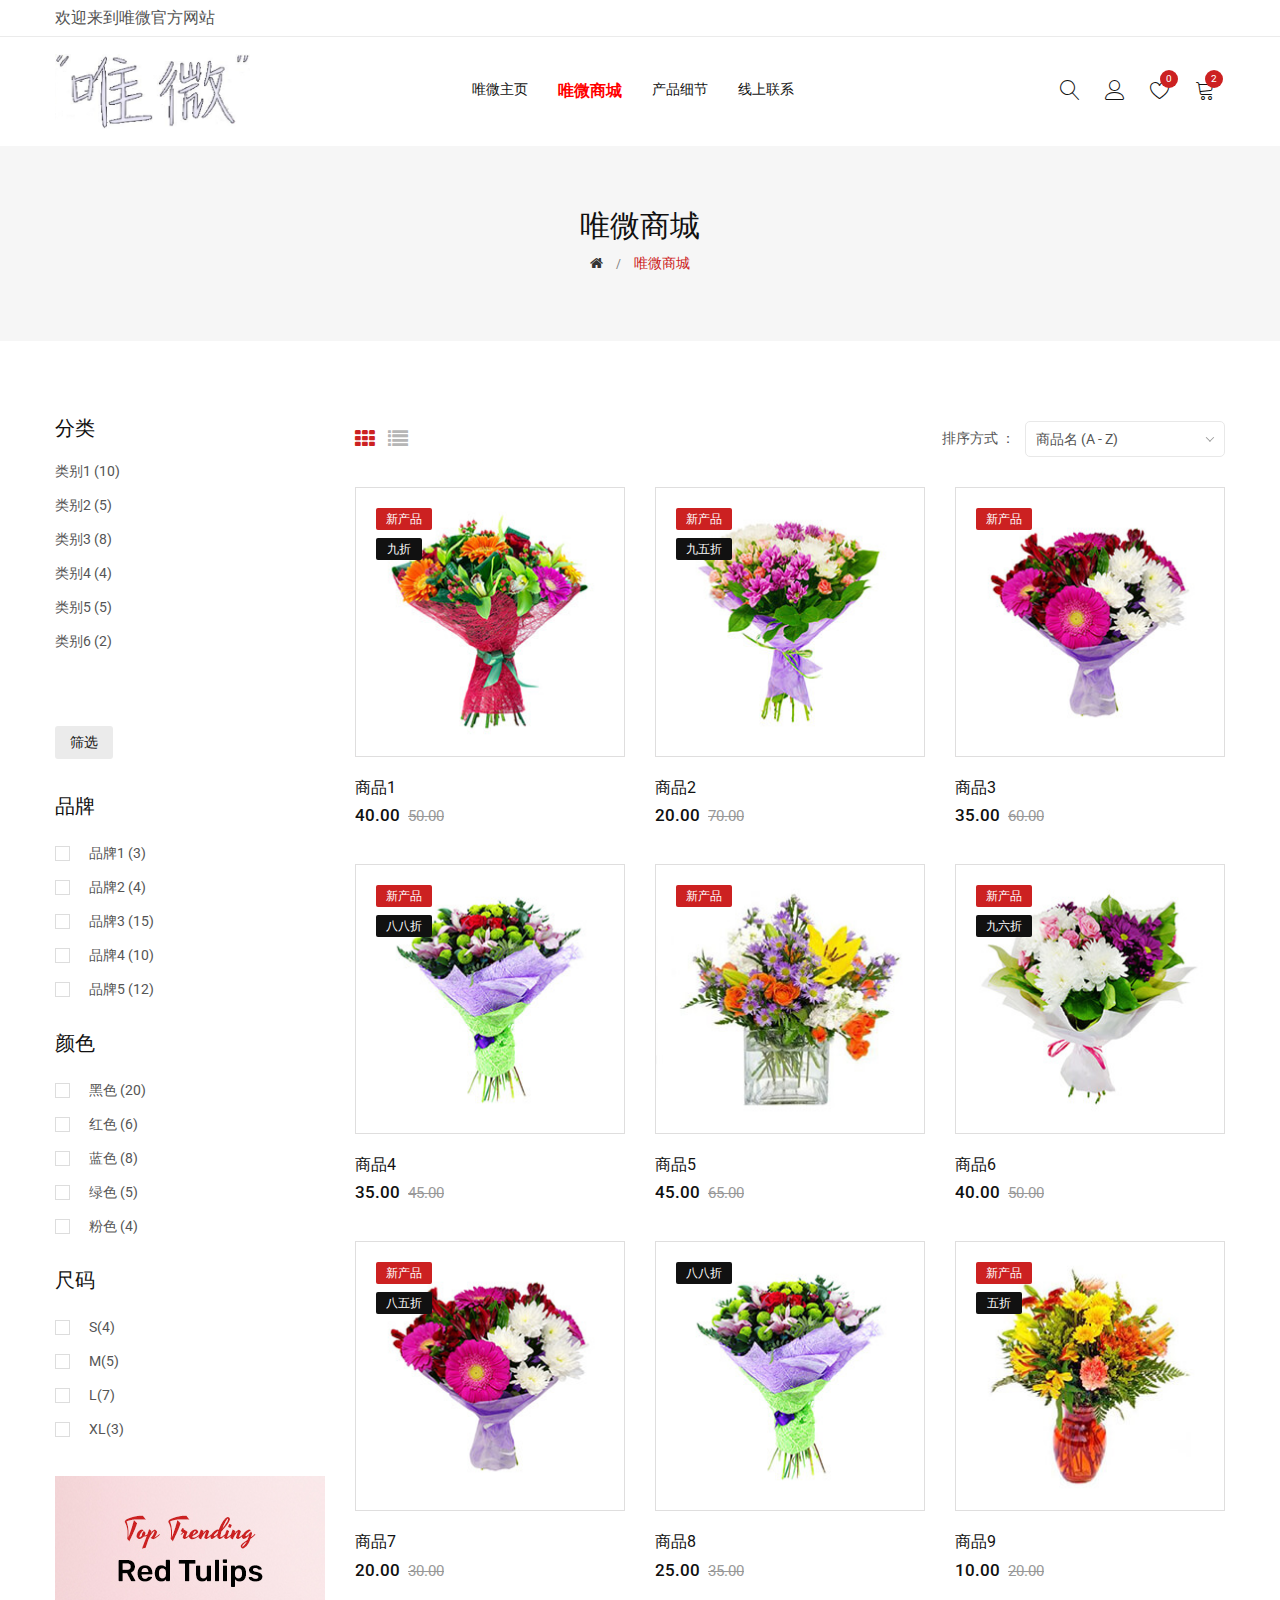
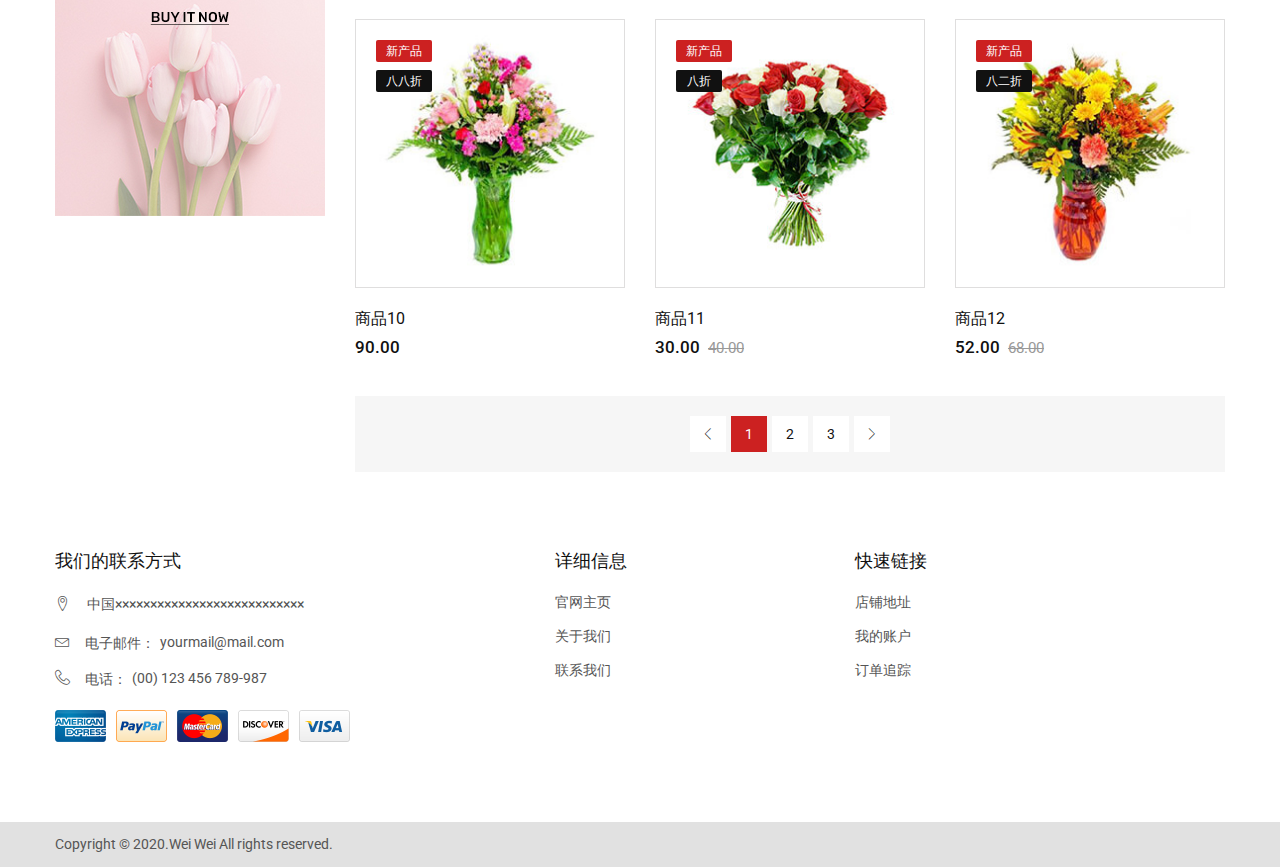
<file: shop.html>
﻿<!DOCTYPE html>
<html class="no-js" lang="zxx">

<head>
    <meta charset="utf-8">
    <meta http-equiv="X-UA-Compatible" content="IE=edge">
    <meta name="viewport" content="width=device-width, initial-scale=1">
    <meta name="description" content="meta description">
    <title>唯微商城</title>

    <!--=== Favicon ===-->
    <link rel="shortcut icon" href="assets/img/favicon.ico" type="image/x-icon" />

    <!-- Google fonts include -->
    <link href="https://fonts.googleapis.com/css?family=Roboto:300,300i,400,400i,500,500i,700,900%7CYesteryear" rel="stylesheet">

    <!-- All Vendor & plugins CSS include -->
    <link href="assets/css/vendor.css" rel="stylesheet">
    <!-- Main Style CSS -->
    <link href="assets/css/style.css" rel="stylesheet">

    <!--[if lt IE 9]>
<script src="/oss.maxcdn.com/html5shiv/3.7.2/html5shiv.min.js"></script>
<script src="/oss.maxcdn.com/respond/1.4.2/respond.min.js"></script>
<![endif]-->

</head>

<body>

    <!-- Start Header Area -->
    <header class="header-area">
        <!-- main header start -->
        <div class="main-header d-none d-lg-block">
            <!-- header top start -->
            <div class="header-top bdr-bottom">
                <div class="container">
                    <div class="row align-items-center">
                        <div class="col-lg-6">
                            <div class="welcome-message">
                                <p><font size="3">欢迎来到唯微官方网站</font></p>
                            </div>
                        </div>
                    </div>
                </div>
            </div>
            <!-- header top end -->

            <!-- header middle area start -->
            <div class="header-main-area sticky">
                <div class="container">
                    <div class="row align-items-center position-relative">

                        <!-- start logo area -->
                        <div class="col-lg-3">
                            <div class="logo">
                                <a href="index.html">
                                    <img src="assets/img/logo/logo.png" width="195" height="75" alt="">
                                </a>
                            </div>
                        </div>
                        <!-- start logo area -->

                        <!-- main menu area start -->
                        <div class="col-lg-6 position-static">
                            <div class="main-menu-area">
                                <div class="main-menu">
                                    <!-- main menu navbar start -->
                                    <nav class="desktop-menu">
                                        <ul>
										<li><a href="index.html">唯微主页</a></li>
                                            <li><a href="shop.html" style="font-weight: bold"><font size="3" color="red">唯微商城</font></a></li>
                                            <li><a href="product-details.html">产品细节</a></li>
											<li><a href="chat.html">线上联系</a></li>
                                        </ul>
                                    </nav>
                                    <!-- main menu navbar end -->
                                </div>
                            </div>
                        </div>
                        <!-- main menu area end -->

                        <!-- mini cart area start -->
                        <div class="col-lg-3">
                            <div class="header-configure-wrapper">
                                <div class="header-configure-area">
                                    <ul class="nav justify-content-end">
                                        <li>
                                            <a href="#" class="offcanvas-btn">
                                                <i class="lnr lnr-magnifier"></i>
                                            </a>
                                        </li>
                                        <li class="user-hover">
                                            <a href="#">
                                                <i class="lnr lnr-user"></i>
                                            </a>
                                            <ul class="dropdown-list">
                                                <li><a href="login_register.html">登录</a></li>
                                                <li><a href="login_register.html">注册</a></li>
                                                <li><a href="#">我的账户</a></li>
                                            </ul>
                                        </li>
                                        <li>
                                            <a href="#">
                                                <i class="lnr lnr-heart"></i>
                                                <div class="notification">0</div>
                                            </a>
                                        </li>
                                        <li>
                                            <a href="#" class="minicart-btn">
                                                <i class="lnr lnr-cart"></i>
                                                <div class="notification">2</div>
                                            </a>
                                        </li>
                                    </ul>
                                </div>
                            </div>
                        </div>
                        <!-- mini cart area end -->

                    </div>
                </div>
            </div>
            <!-- header middle area end -->
        </div>
        <!-- main header start -->

        <!-- mobile header start -->
        <div class="mobile-header d-lg-none d-md-block sticky">
            <!--mobile header top start -->
            <div class="container">
                <div class="row align-items-center">
                    <div class="col-12">
                        <div class="mobile-main-header">
                            <div class="mobile-logo">
                                <a href="index.html">
                                    <img src="assets/img/logo/logo.png" alt="Brand Logo">
                                </a>
                            </div>
                            <div class="mobile-menu-toggler">
                                <div class="mini-cart-wrap">
                                    <a href="#">
                                        <i class="lnr lnr-cart"></i>
                                    </a>
                                </div>
                                <div class="mobile-menu-btn">
                                    <div class="off-canvas-btn">
                                        <i class="lnr lnr-menu"></i>
                                    </div>
                                </div>
                            </div>
                        </div>
                    </div>
                </div>
            </div>
            <!-- mobile header top start -->
        </div>
        <!-- mobile header end -->
    </header>
    <!-- end Header Area -->

    <!-- off-canvas menu start -->
    <aside class="off-canvas-wrapper">
        <div class="off-canvas-overlay"></div>
        <div class="off-canvas-inner-content">
            <div class="btn-close-off-canvas">
                <i class="lnr lnr-cross"></i>
            </div>

            <div class="off-canvas-inner">
                <!-- search box start -->
                <div class="search-box-offcanvas">
                    <form>
                        <input type="text" placeholder="请输入查找内容...">
                        <button class="search-btn"><i class="lnr lnr-magnifier"></i></button>
                    </form>
                </div>
                <!-- search box end -->

                <!-- mobile menu start -->
                <div class="mobile-navigation">

                    <!-- mobile menu navigation start -->
                    <nav>
                        <ul class="mobile-menu">
                            <li><a href="index.html">唯微主页</a></li>
                                            <li><a href="shop.html">唯微商城</a></li>
                                            <li><a href="product-details.html">产品细节</a></li>
				<li><a href="chat.html">线上联系</a></li>
                        </ul>
                    </nav>
                    <!-- mobile menu navigation end -->
                </div>
                <!-- mobile menu end -->

                <div class="mobile-settings">
                    <ul class="nav">
                        <!--<li>
                            <div class="dropdown mobile-top-dropdown">
                                <a href="#" class="dropdown-toggle" id="currency" data-toggle="dropdown" aria-haspopup="true" aria-expanded="false">
                                    Currency
                                    <i class="fa fa-angle-down"></i>
                                </a>
                                <div class="dropdown-menu" aria-labelledby="currency">
                                    <a class="dropdown-item" href="#">$ USD</a>
                                    <a class="dropdown-item" href="#">$ EURO</a>
                                </div>
                            </div>
                        </li>-->
                        <li>
                            <div class="dropdown mobile-top-dropdown">
                                <a href="#" class="dropdown-toggle" id="myaccount" data-toggle="dropdown" aria-haspopup="true" aria-expanded="false">
                                    我的账户
                                    <i class="fa fa-angle-down"></i>
                                </a>
                                <div class="dropdown-menu" aria-labelledby="myaccount">
                                    <a class="dropdown-item" href="#">我的账户</a>
                                    <a class="dropdown-item" href="login_register.html"> 登录</a>
                                    <a class="dropdown-item" href="login_register.html">注册</a>
                                </div>
                            </div>
                        </li>
                    </ul>
                </div>

                <!-- offcanvas widget area start -->
                <div class="offcanvas-widget-area">
                    <div class="off-canvas-contact-widget">
                        <ul>
                            <li><i class="fa fa-mobile"></i>
                                <a href="#">(00) 123 456 789-987</a>
                            </li>
                            <li><i class="fa fa-envelope-o"></i>
                                <a href="#">yourmail@mail.com</a>
                            </li>
                        </ul>
                    </div>
                    <!--<div class="off-canvas-social-widget">
                        <a href="#"><i class="fa fa-facebook"></i></a>
                        <a href="#"><i class="fa fa-twitter"></i></a>
                        <a href="#"><i class="fa fa-pinterest-p"></i></a>
                        <a href="#"><i class="fa fa-linkedin"></i></a>
                        <a href="#"><i class="fa fa-youtube-play"></i></a>
                    </div>-->
                </div>
                <!-- offcanvas widget area end -->
            </div>
        </div>
    </aside>
    <!-- off-canvas menu end -->



    <!-- main wrapper start -->
    <main>
        <!-- breadcrumb area start -->
        <div class="breadcrumb-area common-bg">
            <div class="container">
                <div class="row">
                    <div class="col-12">
                        <div class="breadcrumb-wrap">
                            <nav aria-label="breadcrumb">
                                <h1>唯微商城</h1>
                                <ul class="breadcrumb">
                                    <li class="breadcrumb-item"><a href="index.html"><i class="fa fa-home"></i></a></li>
                                    <li class="breadcrumb-item active" aria-current="page">唯微商城</li>
                                </ul>
                            </nav>
                        </div>
                    </div>
                </div>
            </div>
        </div>
        <!-- breadcrumb area end -->

        <!-- page main wrapper start -->
        <div class="shop-main-wrapper section-space pb-0">
            <div class="container">
                <div class="row">
                    <!-- sidebar area start -->
                    <div class="col-lg-3 order-2 order-lg-1">
                        <aside class="sidebar-wrapper">
                            <!-- single sidebar start -->
                            <div class="sidebar-single">
                                <h3 class="sidebar-title">分类</h3>
                                <div class="sidebar-body">
                                    <ul class="shop-categories">
                                        <li><a href="#">类别1  (10)</a></li>
                                        <li><a href="#">类别2  (5)</a></li>
                                        <li><a href="#">类别3  (8)</a></li>
                                        <li><a href="#">类别4  (4)</a></li>
                                        <li><a href="#">类别5  (5)</a></li>
                                        <li><a href="#">类别6  (2)</a></li>
                                    </ul>
                                </div>
                            </div>
                            <!-- single sidebar end -->

                            <!-- single sidebar start -->
                            <div class="sidebar-single">
                                <!--<h3 class="sidebar-title">价格</h3>-->
                                <div class="sidebar-body">
                                    <div class="price-range-wrap">
                                        <!--<div class="price-range" data-min="0" data-max="1000"></div>-->
                                        <div class="range-slider">
                                            <form action="#" class="d-flex align-items-center justify-content-between">
                                                <!--<div class="price-input">
                                                    <label for="amount">价格 ：</label>
                                                    <input type="text" id="amount">
                                                </div>-->
                                                <button class="filter-btn">筛选</button>
                                            </form>
                                        </div>
                                    </div>
                                </div>
                            </div>
                            <!-- single sidebar end -->

                            <!-- single sidebar start -->
                            <div class="sidebar-single">
                                <h3 class="sidebar-title">品牌</h3>
                                <div class="sidebar-body">
                                    <ul class="checkbox-container categories-list">
                                        <li>
                                            <div class="custom-control custom-checkbox">
                                                <input type="checkbox" class="custom-control-input" id="customCheck2">
                                                <label class="custom-control-label" for="customCheck2">品牌1 (3)</label>
                                            </div>
                                        </li>
                                        <li>
                                            <div class="custom-control custom-checkbox">
                                                <input type="checkbox" class="custom-control-input" id="customCheck3">
                                                <label class="custom-control-label" for="customCheck3">品牌2 (4)</label>
                                            </div>
                                        </li>
                                        <li>
                                            <div class="custom-control custom-checkbox">
                                                <input type="checkbox" class="custom-control-input" id="customCheck4">
                                                <label class="custom-control-label" for="customCheck4">品牌3 (15)</label>
                                            </div>
                                        </li>
                                        <li>
                                            <div class="custom-control custom-checkbox">
                                                <input type="checkbox" class="custom-control-input" id="customCheck1">
                                                <label class="custom-control-label" for="customCheck1">品牌4 (10)</label>
                                            </div>
                                        </li>
                                        <li>
                                            <div class="custom-control custom-checkbox">
                                                <input type="checkbox" class="custom-control-input" id="customCheck5">
                                                <label class="custom-control-label" for="customCheck5">品牌5 (12)</label>
                                            </div>
                                        </li>
                                    </ul>
                                </div>
                            </div>
                            <!-- single sidebar end -->

                            <!-- single sidebar start -->
                            <div class="sidebar-single">
                                <h3 class="sidebar-title">颜色</h3>
                                <div class="sidebar-body">
                                    <ul class="checkbox-container categories-list">
                                        <li>
                                            <div class="custom-control custom-checkbox">
                                                <input type="checkbox" class="custom-control-input" id="customCheck12">
                                                <label class="custom-control-label" for="customCheck12">黑色 (20)</label>
                                            </div>
                                        </li>
                                        <li>
                                            <div class="custom-control custom-checkbox">
                                                <input type="checkbox" class="custom-control-input" id="customCheck13">
                                                <label class="custom-control-label" for="customCheck13">红色 (6)</label>
                                            </div>
                                        </li>
                                        <li>
                                            <div class="custom-control custom-checkbox">
                                                <input type="checkbox" class="custom-control-input" id="customCheck14">
                                                <label class="custom-control-label" for="customCheck14">蓝色 (8)</label>
                                            </div>
                                        </li>
                                        <li>
                                            <div class="custom-control custom-checkbox">
                                                <input type="checkbox" class="custom-control-input" id="customCheck11">
                                                <label class="custom-control-label" for="customCheck11">绿色 (5)</label>
                                            </div>
                                        </li>
                                        <li>
                                            <div class="custom-control custom-checkbox">
                                                <input type="checkbox" class="custom-control-input" id="customCheck15">
                                                <label class="custom-control-label" for="customCheck15">粉色 (4)</label>
                                            </div>
                                        </li>
                                    </ul>
                                </div>
                            </div>
                            <!-- single sidebar end -->

                            <!-- single sidebar start -->
                            <div class="sidebar-single">
                                <h3 class="sidebar-title">尺码</h3>
                                <div class="sidebar-body">
                                    <ul class="checkbox-container categories-list">
                                        <li>
                                            <div class="custom-control custom-checkbox">
                                                <input type="checkbox" class="custom-control-input" id="customCheck111">
                                                <label class="custom-control-label" for="customCheck111">S(4)</label>
                                            </div>
                                        </li>
                                        <li>
                                            <div class="custom-control custom-checkbox">
                                                <input type="checkbox" class="custom-control-input" id="customCheck222">
                                                <label class="custom-control-label" for="customCheck222">M(5)</label>
                                            </div>
                                        </li>
                                        <li>
                                            <div class="custom-control custom-checkbox">
                                                <input type="checkbox" class="custom-control-input" id="customCheck333">
                                                <label class="custom-control-label" for="customCheck333">L(7)</label>
                                            </div>
                                        </li>
                                        <li>
                                            <div class="custom-control custom-checkbox">
                                                <input type="checkbox" class="custom-control-input" id="customCheck444">
                                                <label class="custom-control-label" for="customCheck444">XL(3)</label>
                                            </div>
                                        </li>
                                    </ul>
                                </div>
                            </div>
                            <!-- single sidebar end -->

                            <!-- single sidebar start -->
                            <div class="sidebar-banner">
                                <div class="img-container">
                                    <a href="#">
                                        <img src="assets/img/banner/sidebar-banner.jpg" alt="">
                                    </a>
                                </div>
                            </div>
                            <!-- single sidebar end -->
                        </aside>
                    </div>
                    <!-- sidebar area end -->

                    <!-- shop main wrapper start -->
                    <div class="col-lg-9 order-1 order-lg-2">
                        <div class="shop-product-wrapper">
                            <!-- shop product top wrap start -->
                            <div class="shop-top-bar">
                                <div class="row align-items-center">
                                    <div class="col-lg-7 col-md-6 order-2 order-md-1">
                                        <div class="top-bar-left">
                                            <div class="product-view-mode">
                                                <a class="active" href="#" data-target="grid-view" data-toggle="tooltip" title="表格查看"><i class="fa fa-th"></i></a>
                                                <a href="#" data-target="list-view" data-toggle="tooltip" title="列表查看"><i class="fa fa-list"></i></a>
                                            </div>
                                            <!--<div class="product-amount">
                                                <p>Showing 1–5 of 8 results</p>
                                            </div>-->
                                        </div>
                                    </div>
                                    <div class="col-lg-5 col-md-6 order-1 order-md-2">
                                        <div class="top-bar-right">
                                            <div class="product-short">
                                                <p>排序方式 ：</p>
                                                <select class="nice-select" name="sortby">
                                                    <option value="sales">商品名 (A - Z)</option>
                                                    <option value="sales">商品名 (Z - A)</option>
                                                    <option value="rating">价格 (低 &gt; 高)</option>
													<option value="rating">价格 (高 &gt; 低)</option>
                                                </select>
                                            </div>
                                        </div>
                                    </div>
                                </div>
                            </div>
                            <!-- shop product top wrap start -->

                            <!-- product item list wrapper start -->
                            <div class="shop-product-wrap grid-view row mbn-40">
                                <!-- product single item start -->
                                <div class="col-md-4 col-sm-6">
                                    <!-- product grid start -->
                                    <div class="product-item">
                                        <figure class="product-thumb">
                                            <a href="product-details.html">
                                                <img class="pri-img" src="assets/img/product/product-1.jpg" alt="product">
                                                <img class="sec-img" src="assets/img/product/product-3.jpg" alt="product">
                                            </a>
                                            <div class="product-badge">
                                                <div class="product-label new">
                                                    <span>新产品</span>
                                                </div>
                                                <div class="product-label discount">
                                                    <span>九折</span>
                                                </div>
                                            </div>
                                            <div class="button-group">
                                                <a href="#" data-toggle="tooltip" data-placement="left" title="加入愿望清单"><i class="lnr lnr-heart"></i></a>
                                                <a href="#" data-toggle="modal" data-target="#quick_view"><span data-toggle="tooltip" data-placement="left" title="快速查看"><i class="lnr lnr-magnifier"></i></span></a>
                                                <a href="#" data-toggle="tooltip" data-placement="left" title="加入购物车"><i class="lnr lnr-cart"></i></a>
                                            </div>
                                        </figure>
                                        <div class="product-caption">
                                            <p class="product-name">
                                                <a href="product-details.html">商品1</a>
                                            </p>
                                            <div class="price-box">
                                                <span class="price-regular">40.00</span>
                                                <span class="price-old"><del>50.00</del></span>
                                            </div>
                                        </div>
                                    </div>
                                    <!-- product grid end -->

                                    <!-- product list item end -->
                                    <div class="product-list-item">
                                        <figure class="product-thumb">
                                            <a href="product-details.html">
                                                <img class="pri-img" src="assets/img/product/product-1.jpg" alt="product">
                                                <img class="sec-img" src="assets/img/product/product-3.jpg" alt="product">
                                            </a>
                                            <div class="product-badge">
                                                <div class="product-label new">
                                                    <span>新产品</span>
                                                </div>
                                                <div class="product-label discount">
                                                    <span>九折</span>
                                                </div>
                                            </div>
                                        </figure>
                                        <div class="product-content-list">
                                            <h5 class="product-name"><a href="product-details.html">商品1</a></h5>
                                            <div class="price-box">
                                                <span class="price-regular">50.00</span>
                                                <span class="price-old"><del>60.00</del></span>
                                            </div>
                                            <p>商品描述，商品描述，商品描述，商品描述，
										商品描述，商品描述，商品描述，商品描述
                                            </p>
                                            <div class="button-group-list">
                                                <a class="btn-big" href="#" data-toggle="tooltip" title="加入购物车"><i class="lnr lnr-cart"></i></a>
                                                <a href="#" data-toggle="modal" data-target="#quick_view"><span data-toggle="tooltip"  title="快速查看"><i class="lnr lnr-magnifier"></i></span></a>
                                                <a href="#" data-toggle="tooltip" title="加入愿望清单"><i class="lnr lnr-heart"></i></a>
                                            </div>
                                        </div>
                                    </div>
                                    <!-- product list item end -->
                                </div>
                                <!-- product single item start -->

                                <!-- product single item start -->
                                <div class="col-md-4 col-sm-6">
                                    <!-- product grid start -->
                                    <div class="product-item">
                                        <figure class="product-thumb">
                                            <a href="product-details.html">
                                                <img class="pri-img" src="assets/img/product/product-2.jpg" alt="product">
                                                <img class="sec-img" src="assets/img/product/product-4.jpg" alt="product">
                                            </a>
                                            <div class="product-badge">
                                                <div class="product-label new">
                                                    <span>新产品</span>
                                                </div>
                                                <div class="product-label discount">
                                                    <span>九五折</span>
                                                </div>
                                            </div>
                                            <div class="button-group">
                                                <a href="#" data-toggle="tooltip" data-placement="left" title="加入愿望清单"><i class="lnr lnr-heart"></i></a>
                                                <a href="#" data-toggle="modal" data-target="#quick_view"><span data-toggle="tooltip" data-placement="left" title="快速查看"><i class="lnr lnr-magnifier"></i></span></a>
                                                <a href="#" data-toggle="tooltip" data-placement="left" title="加入购物车"><i class="lnr lnr-cart"></i></a>
                                            </div>
                                        </figure>
                                        <div class="product-caption">
                                            <p class="product-name">
                                                <a href="product-details.html">商品2</a>
                                            </p>
                                            <div class="price-box">
                                                <span class="price-regular">20.00</span>
                                                <span class="price-old"><del>70.00</del></span>
                                            </div>
                                        </div>
                                    </div>
                                    <!-- product grid end -->

                                    <!-- product list item end -->
                                    <div class="product-list-item">
                                        <figure class="product-thumb">
                                            <a href="product-details.html">
                                                <img class="pri-img" src="assets/img/product/product-2.jpg" alt="product">
                                                <img class="sec-img" src="assets/img/product/product-4.jpg" alt="product">
                                            </a>
                                            <div class="product-badge">
                                                <div class="product-label new">
                                                    <span>新产品</span>
                                                </div>
                                                <div class="product-label discount">
                                                    <span>九折</span>
                                                </div>
                                            </div>
                                        </figure>
                                        <div class="product-content-list">
                                            <h5 class="product-name"><a href="product-details.html">商品2</a></h5>
                                            <div class="price-box">
                                                <span class="price-regular">60.00</span>
                                                <span class="price-old"><del>80.00</del></span>
                                            </div>
                                            <p>商品描述，商品描述，商品描述，商品描述，
										商品描述，商品描述，商品描述，商品描述
                                            </p>
                                            <div class="button-group-list">
                                                <a class="btn-big" href="#" data-toggle="tooltip" title="加入购物车"><i class="lnr lnr-cart"></i></a>
                                                <a href="#" data-toggle="modal" data-target="#quick_view"><span data-toggle="tooltip" title="快速查看"><i class="lnr lnr-magnifier"></i></span></a>
                                                <a href="#" data-toggle="tooltip" title="加入愿望清单"><i class="lnr lnr-heart"></i></a>
                                            </div>
                                        </div>
                                    </div>
                                    <!-- product list item end -->
                                </div>
                                <!-- product single item start -->

                                <!-- product single item start -->
                                <div class="col-md-4 col-sm-6">
                                    <!-- product grid start -->
                                    <div class="product-item">
                                        <figure class="product-thumb">
                                            <a href="product-details.html">
                                                <img class="pri-img" src="assets/img/product/product-5.jpg" alt="product">
                                                <img class="sec-img" src="assets/img/product/product-6.jpg" alt="product">
                                            </a>
                                            <div class="product-badge">
                                                <div class="product-label new">
                                                    <span>新产品</span>
                                                </div>
                                            </div>
                                            <div class="button-group">
                                                <a href="#" data-toggle="tooltip" data-placement="left" title="加入愿望清单"><i class="lnr lnr-heart"></i></a>
                                                <a href="#" data-toggle="modal" data-target="#quick_view"><span data-toggle="tooltip" data-placement="left" title="快速查看"><i class="lnr lnr-magnifier"></i></span></a>
                                                <a href="#" data-toggle="tooltip" data-placement="left" title="加入购物车"><i class="lnr lnr-cart"></i></a>
                                            </div>
                                        </figure>
                                        <div class="product-caption">
                                            <p class="product-name">
                                                <a href="product-details.html">商品3</a>
                                            </p>
                                            <div class="price-box">
                                                <span class="price-regular">35.00</span>
                                                <span class="price-old"><del>60.00</del></span>
                                            </div>
                                        </div>
                                    </div>
                                    <!-- product grid end -->

                                    <!-- product list item end -->
                                    <div class="product-list-item">
                                        <figure class="product-thumb">
                                            <a href="product-details.html">
                                                <img class="pri-img" src="assets/img/product/product-5.jpg" alt="product">
                                                <img class="sec-img" src="assets/img/product/product-6.jpg" alt="product">
                                            </a>
                                            <div class="product-badge">
                                                <div class="product-label new">
                                                    <span>新产品</span>
                                                </div>
                                                <div class="product-label discount">
                                                    <span>九折</span>
                                                </div>
                                            </div>
                                        </figure>
                                        <div class="product-content-list">
                                            <h5 class="product-name"><a href="product-details.html">商品3</a></h5>
                                            <div class="price-box">
                                                <span class="price-regular">45.00</span>
                                                <span class="price-old"><del>55.00</del></span>
                                            </div>
                                            <p>商品描述，商品描述，商品描述，商品描述，
										商品描述，商品描述，商品描述，商品描述
                                            </p>
                                            <div class="button-group-list">
                                                <a class="btn-big" href="#" data-toggle="tooltip" data-placement="top" title="加入购物车"><i class="lnr lnr-cart"></i></a>
                                                <a href="#" data-toggle="modal" data-target="#quick_view"><span data-toggle="tooltip" data-placement="top" title="快速查看"><i class="lnr lnr-magnifier"></i></span></a>
                                                <a href="#" data-toggle="tooltip" title="加入愿望清单"><i class="lnr lnr-heart"></i></a>
                                            </div>
                                        </div>
                                    </div>
                                    <!-- product list item end -->
                                </div>
                                <!-- product single item start -->

                                <!-- product single item start -->
                                <div class="col-md-4 col-sm-6">
                                    <!-- product grid start -->
                                    <div class="product-item">
                                        <figure class="product-thumb">
                                            <a href="product-details.html">
                                                <img class="pri-img" src="assets/img/product/product-7.jpg" alt="product">
                                                <img class="sec-img" src="assets/img/product/product-9.jpg" alt="product">
                                            </a>
                                            <div class="product-badge">
                                                <div class="product-label new">
                                                    <span>新产品</span>
                                                </div>
                                                <div class="product-label discount">
                                                    <span>八八折</span>
                                                </div>
                                            </div>
                                            <div class="button-group">
                                                <a href="#" data-toggle="tooltip" data-placement="left" title="加入愿望清单"><i class="lnr lnr-heart"></i></a>
                                                <a href="#" data-toggle="modal" data-target="#quick_view"><span data-toggle="tooltip" data-placement="left" title="快速查看"><i class="lnr lnr-magnifier"></i></span></a>
                                                <a href="#" data-toggle="tooltip" data-placement="left" title="加入购物车"><i class="lnr lnr-cart"></i></a>
                                            </div>
                                        </figure>
                                        <div class="product-caption">
                                            <p class="product-name">
                                                <a href="product-details.html">商品4</a>
                                            </p>
                                            <div class="price-box">
                                                <span class="price-regular">35.00</span>
                                                <span class="price-old"><del>45.00</del></span>
                                            </div>
                                        </div>
                                    </div>
                                    <!-- product grid end -->

                                    <!-- product list item end -->
                                    <div class="product-list-item">
                                        <figure class="product-thumb">
                                            <a href="product-details.html">
                                                <img class="pri-img" src="assets/img/product/product-7.jpg" alt="product">
                                                <img class="sec-img" src="assets/img/product/product-9.jpg" alt="product">
                                            </a>
                                            <div class="product-badge">
                                                <div class="product-label new">
                                                    <span>新产品</span>
                                                </div>
                                                <div class="product-label discount">
                                                    <span>九折</span>
                                                </div>
                                            </div>
                                        </figure>
                                        <div class="product-content-list">
                                            <h5 class="product-name"><a href="product-details.html">商品4</a></h5>
                                            <div class="price-box">
                                                <span class="price-regular">25.00</span>
                                                <span class="price-old"><del>35.00</del></span>
                                            </div>
                                            <p>商品描述，商品描述，商品描述，商品描述，
										商品描述，商品描述，商品描述，商品描述
                                            </p>
                                            <div class="button-group-list">
                                                <a class="btn-big" href="#" data-toggle="tooltip" title="加入购物车"><i class="lnr lnr-cart"></i></a>
                                                <a href="#" data-toggle="modal" data-target="#quick_view"><span data-toggle="tooltip" title="快速查看"><i class="lnr lnr-magnifier"></i></span></a>
                                                <a href="#" data-toggle="tooltip" title="加入愿望清单"><i class="lnr lnr-heart"></i></a>
                                            </div>
                                        </div>
                                    </div>
                                    <!-- product list item end -->
                                </div>
                                <!-- product single item start -->

                                <!-- product single item start -->
                                <div class="col-md-4 col-sm-6">
                                    <!-- product grid start -->
                                    <div class="product-item">
                                        <figure class="product-thumb">
                                            <a href="product-details.html">
                                                <img class="pri-img" src="assets/img/product/product-10.jpg" alt="product">
                                                <img class="sec-img" src="assets/img/product/product-12.jpg" alt="product">
                                            </a>
                                            <div class="product-badge">
                                                <div class="product-label new">
                                                    <span>新产品</span>
                                                </div>
                                            </div>
                                            <div class="button-group">
                                                <a href="#" data-toggle="tooltip" data-placement="left" title="加入愿望清单"><i class="lnr lnr-heart"></i></a>
                                                <a href="#" data-toggle="modal" data-target="#quick_view"><span data-toggle="tooltip" data-placement="left" title="快速查看"><i class="lnr lnr-magnifier"></i></span></a>
                                                <a href="#" data-toggle="tooltip" data-placement="left" title="加入购物车"><i class="lnr lnr-cart"></i></a>
                                            </div>
                                        </figure>
                                        <div class="product-caption">
                                            <p class="product-name">
                                                <a href="product-details.html">商品5</a>
                                            </p>
                                            <div class="price-box">
                                                <span class="price-regular">45.00</span>
                                                <span class="price-old"><del>65.00</del></span>
                                            </div>
                                        </div>
                                    </div>
                                    <!-- product grid end -->

                                    <!-- product list item end -->
                                    <div class="product-list-item">
                                        <figure class="product-thumb">
                                            <a href="product-details.html">
                                                <img class="pri-img" src="assets/img/product/product-10.jpg" alt="product">
                                                <img class="sec-img" src="assets/img/product/product-12.jpg" alt="product">
                                            </a>
                                            <div class="product-badge">
                                                <div class="product-label new">
                                                    <span>新产品</span>
                                                </div>
                                                <div class="product-label discount">
                                                    <span>九折</span>
                                                </div>
                                            </div>
                                        </figure>
                                        <div class="product-content-list">
                                            <h5 class="product-name"><a href="product-details.html">商品5</a></h5>
                                            <div class="price-box">
                                                <span class="price-regular">600.00</span>
                                                <span class="price-old"><del>70.00</del></span>
                                            </div>
                                            <p>商品描述，商品描述，商品描述，商品描述，
										商品描述，商品描述，商品描述，商品描述
                                            </p>
                                            <div class="button-group-list">
                                                <a class="btn-big" href="#" data-toggle="tooltip" data-placement="top" title="加入购物车"><i class="lnr lnr-cart"></i></a>
                                                <a href="#" data-toggle="modal" data-target="#quick_view"><span data-toggle="tooltip" data-placement="top" title="快速查看"><i class="lnr lnr-magnifier"></i></span></a>
                                                <a href="#" data-toggle="tooltip" title="加入愿望清单"><i class="lnr lnr-heart"></i></a>
                                            </div>
                                        </div>
                                    </div>
                                    <!-- product list item end -->
                                </div>
                                <!-- product single item start -->

                                <!-- product single item start -->
                                <div class="col-md-4 col-sm-6">
                                    <!-- product grid start -->
                                    <div class="product-item">
                                        <figure class="product-thumb">
                                            <a href="product-details.html">
                                                <img class="pri-img" src="assets/img/product/product-3.jpg" alt="product">
                                                <img class="sec-img" src="assets/img/product/product-1.jpg" alt="product">
                                            </a>
                                            <div class="product-badge">
                                                <div class="product-label new">
                                                    <span>新产品</span>
                                                </div>
                                                <div class="product-label discount">
                                                    <span>九六折</span>
                                                </div>
                                            </div>
                                            <div class="button-group">
                                                <a href="#" data-toggle="tooltip" data-placement="left" title="加入愿望清单"><i class="lnr lnr-heart"></i></a>
                                                <a href="#" data-toggle="modal" data-target="#quick_view"><span data-toggle="tooltip" data-placement="left" title="快速查看"><i class="lnr lnr-magnifier"></i></span></a>
                                                <a href="#" data-toggle="tooltip" data-placement="left" title="加入购物车"><i class="lnr lnr-cart"></i></a>
                                            </div>
                                        </figure>
                                        <div class="product-caption">
                                            <p class="product-name">
                                                <a href="product-details.html">商品6</a>
                                            </p>
                                            <div class="price-box">
                                                <span class="price-regular">40.00</span>
                                                <span class="price-old"><del>50.00</del></span>
                                            </div>
                                        </div>
                                    </div>
                                    <!-- product grid end -->

                                    <!-- product list item end -->
                                    <div class="product-list-item">
                                        <figure class="product-thumb">
                                            <a href="product-details.html">
                                                <img class="pri-img" src="assets/img/product/product-3.jpg" alt="product">
                                                <img class="sec-img" src="assets/img/product/product-1.jpg" alt="product">
                                            </a>
                                            <div class="product-badge">
                                                <div class="product-label new">
                                                    <span>新产品</span>
                                                </div>
                                                <div class="product-label discount">
                                                    <span>九折</span>
                                                </div>
                                            </div>
                                        </figure>
                                        <div class="product-content-list">
                                            <h5 class="product-name"><a href="product-details.html">商品6</a></h5>
                                            <div class="price-box">
                                                <span class="price-regular">40.00</span>
                                                <span class="price-old"><del>50.00</del></span>
                                            </div>
                                            <p>商品描述，商品描述，商品描述，商品描述，
										商品描述，商品描述，商品描述，商品描述
                                            </p>
                                            <div class="button-group-list">
                                                <a class="btn-big" href="#" data-toggle="tooltip" title="加入购物车"><i class="lnr lnr-cart"></i></a>
                                                <a href="#" data-toggle="modal" data-target="#quick_view"><span data-toggle="tooltip" title="快速查看"><i class="lnr lnr-magnifier"></i></span></a>
                                                <a href="#" data-toggle="tooltip" title="加入愿望清单"><i class="lnr lnr-heart"></i></a>
                                            </div>
                                        </div>
                                    </div>
                                    <!-- product list item end -->
                                </div>
                                <!-- product single item start -->

                                <!-- product single item start -->
                                <div class="col-md-4 col-sm-6">
                                    <!-- product grid start -->
                                    <div class="product-item">
                                        <figure class="product-thumb">
                                            <a href="product-details.html">
                                                <img class="pri-img" src="assets/img/product/product-5.jpg" alt="product">
                                                <img class="sec-img" src="assets/img/product/product-3.jpg" alt="product">
                                            </a>
                                            <div class="product-badge">
                                                <div class="product-label new">
                                                    <span>新产品</span>
                                                </div>
                                                <div class="product-label discount">
                                                    <span>八五折</span>
                                                </div>
                                            </div>
                                            <div class="button-group">
                                                <a href="#" data-toggle="tooltip" data-placement="left" title="加入愿望清单"><i class="lnr lnr-heart"></i></a>
                                                <a href="#" data-toggle="modal" data-target="#quick_view"><span data-toggle="tooltip" data-placement="left" title="快速查看"><i class="lnr lnr-magnifier"></i></span></a>
                                                <a href="#" data-toggle="tooltip" data-placement="left" title="加入购物车"><i class="lnr lnr-cart"></i></a>
                                            </div>
                                        </figure>
                                        <div class="product-caption">
                                            <p class="product-name">
                                                <a href="product-details.html">商品7</a>
                                            </p>
                                            <div class="price-box">
                                                <span class="price-regular">20.00</span>
                                                <span class="price-old"><del>30.00</del></span>
                                            </div>
                                        </div>
                                    </div>
                                    <!-- product grid end -->

                                    <!-- product list item end -->
                                    <div class="product-list-item">
                                        <figure class="product-thumb">
                                            <a href="product-details.html">
                                                <img class="pri-img" src="assets/img/product/product-5.jpg" alt="product">
                                                <img class="sec-img" src="assets/img/product/product-3.jpg" alt="product">
                                            </a>
                                            <div class="product-badge">
                                                <div class="product-label new">
                                                    <span>新产品</span>
                                                </div>
                                                <div class="product-label discount">
                                                    <span>九折</span>
                                                </div>
                                            </div>
                                        </figure>
                                        <div class="product-content-list">
                                            <h5 class="product-name"><a href="product-details.html">商品7</a></h5>
                                            <div class="price-box">
                                                <span class="price-regular">70.00</span>
                                                <span class="price-old"><del>90.00</del></span>
                                            </div>
                                            <p>商品描述，商品描述，商品描述，商品描述，
										商品描述，商品描述，商品描述，商品描述
                                            </p>
                                            <div class="button-group-list">
                                                <a class="btn-big" href="#" data-toggle="tooltip" title="加入购物车"><i class="lnr lnr-cart"></i></a>
                                                <a href="#" data-toggle="modal" data-target="#quick_view"><span data-toggle="tooltip" title="快速查看"><i class="lnr lnr-magnifier"></i></span></a>
                                                <a href="#" data-toggle="tooltip" title="加入愿望清单"><i class="lnr lnr-heart"></i></a>
                                            </div>
                                        </div>
                                    </div>
                                    <!-- product list item end -->
                                </div>
                                <!-- product single item start -->

                                <!-- product single item start -->
                                <div class="col-md-4 col-sm-6">
                                    <!-- product grid start -->
                                    <div class="product-item">
                                        <figure class="product-thumb">
                                            <a href="product-details.html">
                                                <img class="pri-img" src="assets/img/product/product-7.jpg" alt="product">
                                                <img class="sec-img" src="assets/img/product/product-5.jpg" alt="product">
                                            </a>
                                            <div class="product-badge">
                                                <div class="product-label discount">
                                                    <span>八八折</span>
                                                </div>
                                            </div>
                                            <div class="button-group">
                                                <a href="#" data-toggle="tooltip" data-placement="left" title="加入愿望清单"><i class="lnr lnr-heart"></i></a>
                                                <a href="#" data-toggle="modal" data-target="#quick_view"><span data-toggle="tooltip" data-placement="left" title="快速查看"><i class="lnr lnr-magnifier"></i></span></a>
                                                <a href="#" data-toggle="tooltip" data-placement="left" title="加入购物车"><i class="lnr lnr-cart"></i></a>
                                            </div>
                                        </figure>
                                        <div class="product-caption">
                                            <p class="product-name">
                                                <a href="product-details.html">商品8</a>
                                            </p>
                                            <div class="price-box">
                                                <span class="price-regular">25.00</span>
                                                <span class="price-old"><del>35.00</del></span>
                                            </div>
                                        </div>
                                    </div>
                                    <!-- product grid end -->

                                    <!-- product list item end -->
                                    <div class="product-list-item">
                                        <figure class="product-thumb">
                                            <a href="product-details.html">
                                                <img class="pri-img" src="assets/img/product/product-7.jpg" alt="product">
                                                <img class="sec-img" src="assets/img/product/product-5.jpg" alt="product">
                                            </a>
                                            <div class="product-badge">
                                                <div class="product-label new">
                                                    <span>新产品</span>
                                                </div>
                                                <div class="product-label discount">
                                                    <span>九折</span>
                                                </div>
                                            </div>
                                        </figure>
                                        <div class="product-content-list">
                                            <h5 class="product-name"><a href="product-details.html">商品8</a></h5>
                                            <div class="price-box">
                                                <span class="price-regular">40.00</span>
                                                <span class="price-old"><del>50.00</del></span>
                                            </div>
                                            <p>商品描述，商品描述，商品描述，商品描述，
										商品描述，商品描述，商品描述，商品描述
                                            </p>
                                            <div class="button-group-list">
                                                <a class="btn-big" href="#" data-toggle="tooltip" title="加入购物车"><i class="lnr lnr-cart"></i></a>
                                                <a href="#" data-toggle="modal" data-target="#quick_view"><span data-toggle="tooltip" title="快速查看"><i class="lnr lnr-magnifier"></i></span></a>
                                                <a href="#" data-toggle="tooltip" title="加入愿望清单"><i class="lnr lnr-heart"></i></a>
                                            </div>
                                        </div>
                                    </div>
                                    <!-- product list item end -->
                                </div>
                                <!-- product single item start -->

                                <!-- product single item start -->
                                <div class="col-md-4 col-sm-6">
                                    <!-- product grid start -->
                                    <div class="product-item">
                                        <figure class="product-thumb">
                                            <a href="product-details.html">
                                                <img class="pri-img" src="assets/img/product/product-9.jpg" alt="product">
                                                <img class="sec-img" src="assets/img/product/product-7.jpg" alt="product">
                                            </a>
                                            <div class="product-badge">
                                                <div class="product-label new">
                                                    <span>新产品</span>
                                                </div>
                                                <div class="product-label discount">
                                                    <span>五折</span>
                                                </div>
                                            </div>
                                            <div class="button-group">
                                                <a href="#" data-toggle="tooltip" data-placement="left" title="加入愿望清单"><i class="lnr lnr-heart"></i></a>
                                                <a href="#" data-toggle="modal" data-target="#quick_view"><span data-toggle="tooltip" data-placement="left" title="快速查看"><i class="lnr lnr-magnifier"></i></span></a>
                                                <a href="#" data-toggle="tooltip" data-placement="left" title="加入购物车"><i class="lnr lnr-cart"></i></a>
                                            </div>
                                        </figure>
                                        <div class="product-caption">
                                            <p class="product-name">
                                                <a href="product-details.html">商品9</a>
                                            </p>
                                            <div class="price-box">
                                                <span class="price-regular">10.00</span>
                                                <span class="price-old"><del>20.00</del></span>
                                            </div>
                                        </div>
                                    </div>
                                    <!-- product grid end -->

                                    <!-- product list item end -->
                                    <div class="product-list-item">
                                        <figure class="product-thumb">
                                            <a href="product-details.html">
                                                <img class="pri-img" src="assets/img/product/product-9.jpg" alt="product">
                                                <img class="sec-img" src="assets/img/product/product-7.jpg" alt="product">
                                            </a>
                                            <div class="product-badge">
                                                <div class="product-label new">
                                                    <span>新产品</span>
                                                </div>
                                                <div class="product-label discount">
                                                    <span>九折</span>
                                                </div>
                                            </div>
                                        </figure>
                                        <div class="product-content-list">
                                            <h5 class="product-name"><a href="product-details.html">商品9</a></h5>
                                            <div class="price-box">
                                                <span class="price-regular">30.00</span>
                                                <span class="price-old"><del>40.00</del></span>
                                            </div>
                                            <p>商品描述，商品描述，商品描述，商品描述，
										商品描述，商品描述，商品描述，商品描述
                                            </p>
                                            <div class="button-group-list">
                                                <a class="btn-big" href="#" data-toggle="tooltip" data-placement="top" title="加入购物车"><i class="lnr lnr-cart"></i></a>
                                                <a href="#" data-toggle="modal" data-target="#quick_view"><span data-toggle="tooltip" data-placement="top" title="快速查看"><i class="lnr lnr-magnifier"></i></span></a>
                                                <a href="#" data-toggle="tooltip" data-placement="top" title="加入愿望清单"><i class="lnr lnr-heart"></i></a>
                                            </div>
                                        </div>
                                    </div>
                                    <!-- product list item end -->
                                </div>
                                <!-- product single item start -->

                                <!-- product single item start -->
                                <div class="col-md-4 col-sm-6">
                                    <!-- product grid start -->
                                    <div class="product-item">
                                        <figure class="product-thumb">
                                            <a href="product-details.html">
                                                <img class="pri-img" src="assets/img/product/product-11.jpg" alt="product">
                                                <img class="sec-img" src="assets/img/product/product-12.jpg" alt="product">
                                            </a>
                                            <div class="product-badge">
                                                <div class="product-label new">
                                                    <span>新产品</span>
                                                </div>
                                                <div class="product-label discount">
                                                    <span>八八折</span>
                                                </div>
                                            </div>
                                            <div class="button-group">
                                                <a href="#" data-toggle="tooltip" data-placement="left" title="加入愿望清单"><i class="lnr lnr-heart"></i></a>
                                                <a href="#" data-toggle="modal" data-target="#quick_view"><span data-toggle="tooltip" data-placement="left" title="快速查看"><i class="lnr lnr-magnifier"></i></span></a>
                                                <a href="#" data-toggle="tooltip" data-placement="left" title="加入购物车"><i class="lnr lnr-cart"></i></a>
                                            </div>
                                        </figure>
                                        <div class="product-caption">
                                            <p class="product-name">
                                                <a href="product-details.html">商品10</a>
                                            </p>
                                            <div class="price-box">
                                                <span class="price-regular">90.00</span>
                                            </div>
                                        </div>
                                    </div>
                                    <!-- product grid end -->

                                    <!-- product list item end -->
                                    <div class="product-list-item">
                                        <figure class="product-thumb">
                                            <a href="product-details.html">
                                                <img class="pri-img" src="assets/img/product/product-11.jpg" alt="product">
                                                <img class="sec-img" src="assets/img/product/product-12.jpg" alt="product">
                                            </a>
                                            <div class="product-badge">
                                                <div class="product-label new">
                                                    <span>新产品</span>
                                                </div>
                                                <div class="product-label discount">
                                                    <span>九折</span>
                                                </div>
                                            </div>
                                        </figure>
                                        <div class="product-content-list">
                                            <h5 class="product-name"><a href="product-details.html">商品10</a></h5>
                                            <div class="price-box">
                                                <span class="price-regular">10.00</span>
                                                <span class="price-old"><del>20.00</del></span>
                                            </div>
                                            <p>商品描述，商品描述，商品描述，商品描述，
										商品描述，商品描述，商品描述，商品描述
                                            </p>
                                            <div class="button-group-list">
                                                <a class="btn-big" href="#" data-toggle="tooltip" title="加入购物车"><i class="lnr lnr-cart"></i></a>
                                                <a href="#" data-toggle="modal" data-target="#quick_view"><span data-toggle="tooltip" title="快速查看"><i class="lnr lnr-magnifier"></i></span></a>
                                                <a href="#" data-toggle="tooltip" title="加入愿望清单"><i class="lnr lnr-heart"></i></a>
                                            </div>
                                        </div>
                                    </div>
                                    <!-- product list item end -->
                                </div>
                                <!-- product single item start -->

                                <!-- product single item start -->
                                <div class="col-md-4 col-sm-6">
                                    <!-- product grid start -->
                                    <div class="product-item">
                                        <figure class="product-thumb">
                                            <a href="product-details.html">
                                                <img class="pri-img" src="assets/img/product/product-8.jpg" alt="product">
                                                <img class="sec-img" src="assets/img/product/product-6.jpg" alt="product">
                                            </a>
                                            <div class="product-badge">
                                                <div class="product-label new">
                                                    <span>新产品</span>
                                                </div>
                                                <div class="product-label discount">
                                                    <span>八折</span>
                                                </div>
                                            </div>
                                            <div class="button-group">
                                                <a href="#" data-toggle="tooltip" data-placement="left" title="加入愿望清单"><i class="lnr lnr-heart"></i></a>
                                                <a href="#" data-toggle="modal" data-target="#quick_view"><span data-toggle="tooltip" data-placement="left" title="快速查看"><i class="lnr lnr-magnifier"></i></span></a>
                                                <a href="#" data-toggle="tooltip" data-placement="left" title="加入购物车"><i class="lnr lnr-cart"></i></a>
                                            </div>
                                        </figure>
                                        <div class="product-caption">
                                            <p class="product-name">
                                                <a href="product-details.html">商品11</a>
                                            </p>
                                            <div class="price-box">
                                                <span class="price-regular">30.00</span>
                                                <span class="price-old"><del>40.00</del></span>
                                            </div>
                                        </div>
                                    </div>
                                    <!-- product grid end -->

                                    <!-- product list item end -->
                                    <div class="product-list-item">
                                        <figure class="product-thumb">
                                            <a href="product-details.html">
                                                <img class="pri-img" src="assets/img/product/product-8.jpg" alt="product">
                                                <img class="sec-img" src="assets/img/product/product-6.jpg" alt="product">
                                            </a>
                                            <div class="product-badge">
                                                <div class="product-label new">
                                                    <span>新产品</span>
                                                </div>
                                                <div class="product-label discount">
                                                    <span>九折</span>
                                                </div>
                                            </div>
                                        </figure>
                                        <div class="product-content-list">
                                            <h5 class="product-name"><a href="product-details.html">商品11</a></h5>
                                            <div class="price-box">
                                                <span class="price-regular">80.00</span>
                                                <span class="price-old"><del>90.00</del></span>
                                            </div>
                                            <p>商品描述，商品描述，商品描述，商品描述，
										商品描述，商品描述，商品描述，商品描述
                                            </p>
                                            <div class="button-group-list">
                                                <a class="btn-big" href="#" data-toggle="tooltip" title="加入购物车"><i class="lnr lnr-cart"></i></a>
                                                <a href="#" data-toggle="modal" data-target="#quick_view"><span data-toggle="tooltip" title="快速查看"><i class="lnr lnr-magnifier"></i></span></a>
                                                <a href="#" data-toggle="tooltip" title="加入愿望清单"><i class="lnr lnr-heart"></i></a>
                                            </div>
                                        </div>
                                    </div>
                                    <!-- product list item end -->
                                </div>
                                <!-- product single item start -->

                                <!-- product single item start -->
                                <div class="col-md-4 col-sm-6">
                                    <!-- product grid start -->
                                    <div class="product-item">
                                        <figure class="product-thumb">
                                            <a href="product-details.html">
                                                <img class="pri-img" src="assets/img/product/product-9.jpg" alt="product">
                                                <img class="sec-img" src="assets/img/product/product-8.jpg" alt="product">
                                            </a>
                                            <div class="product-badge">
                                                <div class="product-label new">
                                                    <span>新产品</span>
                                                </div>
                                                <div class="product-label discount">
                                                    <span>八二折</span>
                                                </div>
                                            </div>
                                            <div class="button-group">
                                                <a href="#" data-toggle="tooltip" data-placement="left" title="加入愿望清单"><i class="lnr lnr-heart"></i></a>
                                                <a href="#" data-toggle="modal" data-target="#quick_view"><span data-toggle="tooltip" data-placement="left" title="快速查看"><i class="lnr lnr-magnifier"></i></span></a>
                                                <a href="#" data-toggle="tooltip" data-placement="left" title="加入购物车"><i class="lnr lnr-cart"></i></a>
                                            </div>
                                        </figure>
                                        <div class="product-caption">
                                            <p class="product-name">
                                                <a href="product-details.html">商品12</a>
                                            </p>
                                            <div class="price-box">
                                                <span class="price-regular">52.00</span>
                                                <span class="price-old"><del>68.00</del></span>
                                            </div>
                                        </div>
                                    </div>
                                    <!-- product grid end -->

                                    <!-- product list item end -->
                                    <div class="product-list-item">
                                        <figure class="product-thumb">
                                            <a href="product-details.html">
                                                <img class="pri-img" src="assets/img/product/product-9.jpg" alt="product">
                                                <img class="sec-img" src="assets/img/product/product-8.jpg" alt="product">
                                            </a>
                                            <div class="product-badge">
                                                <div class="product-label new">
                                                    <span>新产品</span>
                                                </div>
                                                <div class="product-label discount">
                                                    <span>九折</span>
                                                </div>
                                            </div>
                                        </figure>
                                        <div class="product-content-list">
                                            <h5 class="product-name"><a href="product-details.html">商品12</a></h5>
                                            <div class="price-box">
                                                <span class="price-regular">45.00</span>
                                                <span class="price-old"><del>70.00</del></span>
                                            </div>
                                            <p>商品描述，商品描述，商品描述，商品描述，
										商品描述，商品描述，商品描述，商品描述
                                            </p>
                                            <div class="button-group-list">
                                                <a class="btn-big" href="#" data-toggle="tooltip" title="加入购物车"><i class="lnr lnr-cart"></i></a>
                                                <a href="#" data-toggle="modal" data-target="#quick_view"><span data-toggle="tooltip" title="快速查看"><i class="lnr lnr-magnifier"></i></span></a>
                                                <a href="#" data-toggle="tooltip" title="加入愿望清单"><i class="lnr lnr-heart"></i></a>
                                            </div>
                                        </div>
                                    </div>
                                    <!-- product list item end -->
                                </div>
                                <!-- product single item start -->
                            </div>
                            <!-- product item list wrapper end -->

                            <!-- start pagination area -->
                            <div class="paginatoin-area text-center">
                                <ul class="pagination-box">
                                    <li><a class="previous" href="#"><i class="lnr lnr-chevron-left"></i></a></li>
                                    <li class="active"><a href="#">1</a></li>
                                    <li><a href="#">2</a></li>
                                    <li><a href="#">3</a></li>
                                    <li><a class="next" href="#"><i class="lnr lnr-chevron-right"></i></a></li>
                                </ul>
                            </div>
                            <!-- end pagination area -->
                        </div>
                    </div>
                    <!-- shop main wrapper end -->
                </div>
            </div>
        </div>
        <!-- page main wrapper end -->
    </main>
    <!-- main wrapper end -->

    <!-- Start Footer Area Wrapper -->
    <footer class="footer-wrapper">

        <!-- footer widget area start -->
        <div class="footer-widget-area">
            <div class="container">
                <div class="footer-widget-inner section-space">
                    <div class="row mbn-30">
                        <!-- footer widget item start -->
                        <div class="col-lg-5 col-md-6 col-sm-8">
                            <div class="footer-widget-item mb-30">
                                <div class="footer-widget-title">
                                    <h5>我们的联系方式</h5>
                                </div>
                                <ul class="footer-widget-body accout-widget">
                                    <li class="address">
                                        <em><i class="lnr lnr-map-marker"></i></em>
                                        中国×××××××××××××××××××××××××××
                                    </li>
                                    <li class="email">
                                        <em><i class="lnr lnr-envelope"></i> 电子邮件： </em>
                                        <a href="mailto:yourmail@mail.com">yourmail@mail.com</a>
                                    </li>
                                    <li class="phone">
                                        <em><i class="lnr lnr-phone-handset"></i> 电话： </em>
                                        <a href="tel:(00) 123 456 789-987">(00) 123 456 789-987</a>
                                    </li>
                                </ul>
                                <div class="payment-method">
                                    <img src="assets/img/payment-pic.png" alt="payment method">
                                </div>
                            </div>
                        </div>
                        <!-- footer widget item end -->

                        <!-- footer widget item start 
                        <div class="col-lg-2 col-md-6 col-sm-4">
                            <div class="footer-widget-item mb-30">
                                <div class="footer-widget-title">
                                    <h5>分类</h5>
                                </div>
                                <ul class="footer-widget-body">
                                    <li><a href="#">Ecommerce</a></li>
                                    <li><a href="#">shopify</a></li>
                                    <li><a href="#">Prestashop</a></li>
                                    <li><a href="#">Opencart</a></li>
                                    <li><a href="#">Magento</a></li>
                                </ul>
                            </div>
                        </div>
                        footer widget item end -->

                        <!-- footer widget item start -->
                        <div class="col-lg-2 col-md-6 col-sm-6">
                            <div class="footer-widget-item mb-30">
                                <div class="footer-widget-title">
                                    <h5>详细信息</h5>
                                </div>
                                <ul class="footer-widget-body">
                                    <li><a href="#">官网主页</a></li>
                                    <li><a href="#">关于我们</a></li>
                                    <li><a href="#">联系我们</a></li>
                                </ul>
                            </div>
                        </div>
                        <!-- footer widget item end -->

                        <!-- footer widget item start -->
                        <div class="col-lg-2 offset-lg-1 col-md-6 col-sm-6">
                            <div class="footer-widget-item mb-30">
                                <div class="footer-widget-title">
                                    <h5>快速链接</h5>
                                </div>
                                <ul class="footer-widget-body">
                                    <li><a href="#">店铺地址</a></li>
                                    <li><a href="#">我的账户</a></li>
                                    <li><a href="#">订单追踪</a></li>
                                </ul>
                            </div>
                        </div>
                        <!-- footer widget item end -->
                    </div>
                </div>
            </div>
        </div>
        <!-- footer widget area end -->

        <!-- footer bottom area start -->
        <div class="footer-bottom-area">
            <div class="container">
                <div class="row align-items-center">
                    <div class="col-md-6 order-2 order-md-1">
                        <div class="copyright-text"> 
							<p>Copyright &copy; 2020.Wei Wei All rights reserved.</p>
						</div>
                    </div>
                    <!--<div class="col-md-6 order-1 order-md-2">
                        <div class="footer-social-link">
                            <a href="#"><i class="fa fa-twitter"></i></a>
                            <a href="#"><i class="fa fa-facebook"></i></a>
                            <a href="#"><i class="fa fa-linkedin"></i></a>
                            <a href="#"><i class="fa fa-instagram"></i></a>
                        </div>-->
                    </div>
                </div>
            </div>
        </div>
        <!-- footer bottom area end -->


    </footer>
    <!-- End Footer Area Wrapper -->

    <!-- Quick view modal start -->
    <div class="modal" id="quick_view">
        <div class="modal-dialog modal-lg modal-dialog-centered">
            <div class="modal-content">
                <div class="modal-header">
                    <button type="button" class="close" data-dismiss="modal">&times;</button>
                </div>
                <div class="modal-body">
                    <!-- product details inner end -->
                    <div class="product-details-inner">
                        <div class="row">
                            <div class="col-lg-5 col-md-5">
                                <div class="product-large-slider">
                                    <div class="pro-large-img">
                                        <img src="assets/img/product/product-details-img1.jpg" alt="product-details" />
                                    </div>
                                    <div class="pro-large-img">
                                        <img src="assets/img/product/product-details-img2.jpg" alt="product-details" />
                                    </div>
                                    <div class="pro-large-img">
                                        <img src="assets/img/product/product-details-img3.jpg" alt="product-details" />
                                    </div>
                                    <div class="pro-large-img">
                                        <img src="assets/img/product/product-details-img4.jpg" alt="product-details" />
                                    </div>
                                </div>
                                <div class="pro-nav slick-row-10 slick-arrow-style">
                                    <div class="pro-nav-thumb">
                                        <img src="assets/img/product/product-details-img1.jpg" alt="product-details" />
                                    </div>
                                    <div class="pro-nav-thumb">
                                        <img src="assets/img/product/product-details-img2.jpg" alt="product-details" />
                                    </div>
                                    <div class="pro-nav-thumb">
                                        <img src="assets/img/product/product-details-img3.jpg" alt="product-details" />
                                    </div>
                                    <div class="pro-nav-thumb">
                                        <img src="assets/img/product/product-details-img4.jpg" alt="product-details" />
                                    </div>
                                </div>
                            </div>
                            <div class="col-lg-7 col-md-7">
                                <div class="product-details-des quick-details">
                                    <h3 class="product-name">商品</h3>
                                    <div class="ratings d-flex">
                                        <span><i class="lnr lnr-star"></i></span>
                                        <span><i class="lnr lnr-star"></i></span>
                                        <span><i class="lnr lnr-star"></i></span>
                                        <span><i class="lnr lnr-star"></i></span>
                                        <span><i class="lnr lnr-star"></i></span>
                                        <div class="pro-review">
                                            <span>1个评价</span>
                                        </div>
                                    </div>
                                    <div class="price-box">
                                        <span class="price-regular">70.00</span>
                                        <span class="price-old"><del>90.00</del></span>
                                    </div>
                                    <!--<h5 class="offer-text"> 抢购时间剩余：</h5>
                                    <div class="product-countdown" data-countdown="2020/07/02"></div>-->
                                    <div class="availability">
                                        <i class="fa fa-check-circle"></i>
                                        <span>库存剩余：200</span>
                                    </div>
                                    <p class="pro-desc">商品简介,商品简介,商品简介,商品简介,</br>
									商品简介,商品简介,商品简介,商品简介,</br>
									商品简介,商品简介</p>
                                    <div class="quantity-cart-box d-flex align-items-center">
                                        <h5>数量：</h5>
                                        <div class="quantity">
                                            <div class="pro-qty"><input type="text" value="1"></div>
                                        </div>
                                        <div class="action_link">
                                            <a class="btn btn-cart2" href="#">加入购物车</a>
                                        </div>
                                    </div>
                                    <div class="useful-links">
                                        <a href="#" data-toggle="tooltip" title="Compare"><i
                                            class="lnr lnr-sync"></i>相似产品</a>
                                        <a href="#" data-toggle="tooltip" title="Wishlist"><i
                                            class="lnr lnr-heart"></i>愿望清单</a>
                                    </div>
                                    <!--<div class="like-icon">
                                        <a class="facebook" href="#"><i class="fa fa-facebook"></i>like</a>
                                        <a class="twitter" href="#"><i class="fa fa-twitter"></i>tweet</a>
                                        <a class="pinterest" href="#"><i class="fa fa-pinterest"></i>save</a>
                                        <a class="google" href="#"><i class="fa fa-google-plus"></i>share</a>
                                    </div>-->
                                </div>
                            </div>
                        </div>
                    </div> <!-- product details inner end -->
                </div>
            </div>
        </div>
    </div>
    <!-- Quick view modal end -->

    <!-- offcanvas search form start -->
    <div class="offcanvas-search-wrapper">
        <div class="offcanvas-search-inner">
            <div class="offcanvas-close">
                <i class="lnr lnr-cross"></i>
            </div>
            <div class="container">
                <div class="offcanvas-search-box">
                    <form class="d-flex bdr-bottom w-100">
                        <input type="text" placeholder="在这里查找所有商品...">
                        <button class="search-btn"><i class="lnr lnr-magnifier"></i> </button>
                    </form>
                </div>
            </div>
        </div>
    </div>
    <!-- offcanvas search form end -->

    <!-- offcanvas mini cart start -->
    <div class="offcanvas-minicart-wrapper">
        <div class="minicart-inner">
            <div class="offcanvas-overlay"></div>
            <div class="minicart-inner-content">
                <div class="minicart-close">
                    <i class="lnr lnr-cross"></i>
                </div>
                <div class="minicart-content-box">
                    <div class="minicart-item-wrapper">
                        <ul>
                            <li class="minicart-item">
                                <div class="minicart-thumb">
                                    <a href="product-details.html">
                                        <img src="assets/img/cart/cart-1.jpg" alt="product">
                                    </a>
                                </div>
                                <div class="minicart-content">
                                    <h3 class="product-name">
                                        <a href="product-details.html">商品1</a>
                                    </h3>
                                    <p>
                                        <span class="cart-quantity">1 <strong>&times;</strong></span>
                                        <span class="cart-price">90.00</span>
                                    </p>
                                </div>
                                <button class="minicart-remove"><i class="lnr lnr-cross"></i></button>
                            </li>
                            <li class="minicart-item">
                                <div class="minicart-thumb">
                                    <a href="product-details.html">
                                        <img src="assets/img/cart/cart-2.jpg" alt="product">
                                    </a>
                                </div>
                                <div class="minicart-content">
                                    <h3 class="product-name">
                                        <a href="product-details.html">商品2</a>
                                    </h3>
                                    <p>
                                        <span class="cart-quantity">3 <strong>&times;</strong></span>
                                        <span class="cart-price">70.00</span>
                                    </p>
                                </div>
                                <button class="minicart-remove"><i class="lnr lnr-cross"></i></button>
                            </li>
                        </ul>
                    </div>

                    <div class="minicart-pricing-box">
                        <ul>
                            <li>
                                <span>商品总价</span>
                                <span><strong>300.00</strong></span>
                            </li>
                            <li>
                                <span>增值税 (20%)</span>
                                <span><strong>60.00</strong></span>
                            </li>
                            <li class="total">
                                <span>总金额</span>
                                <span><strong>360.00</strong></span>
                            </li>
                        </ul>
                    </div>

                    <div class="minicart-button">
                        <a href="#"><i class="fa fa-shopping-cart"></i> 查看购物车</a>
                        <a href="#"><i class="fa fa-share"></i> 结账</a>
                    </div>
                </div>
            </div>
        </div>
    </div>
    <!-- offcanvas mini cart end -->

    <!-- Scroll to top start -->
    <div class="scroll-top not-visible">
        <i class="fa fa-angle-up"></i>
    </div>
    <!-- Scroll to Top End -->

    <!-- All vendor & plugins & active js include here -->
    <!--All Vendor Js -->
    <script src="assets/js/vendor.js"></script>
    <!-- Active Js -->
    <script src="assets/js/active.js"></script>
</body>

</html>
</file>
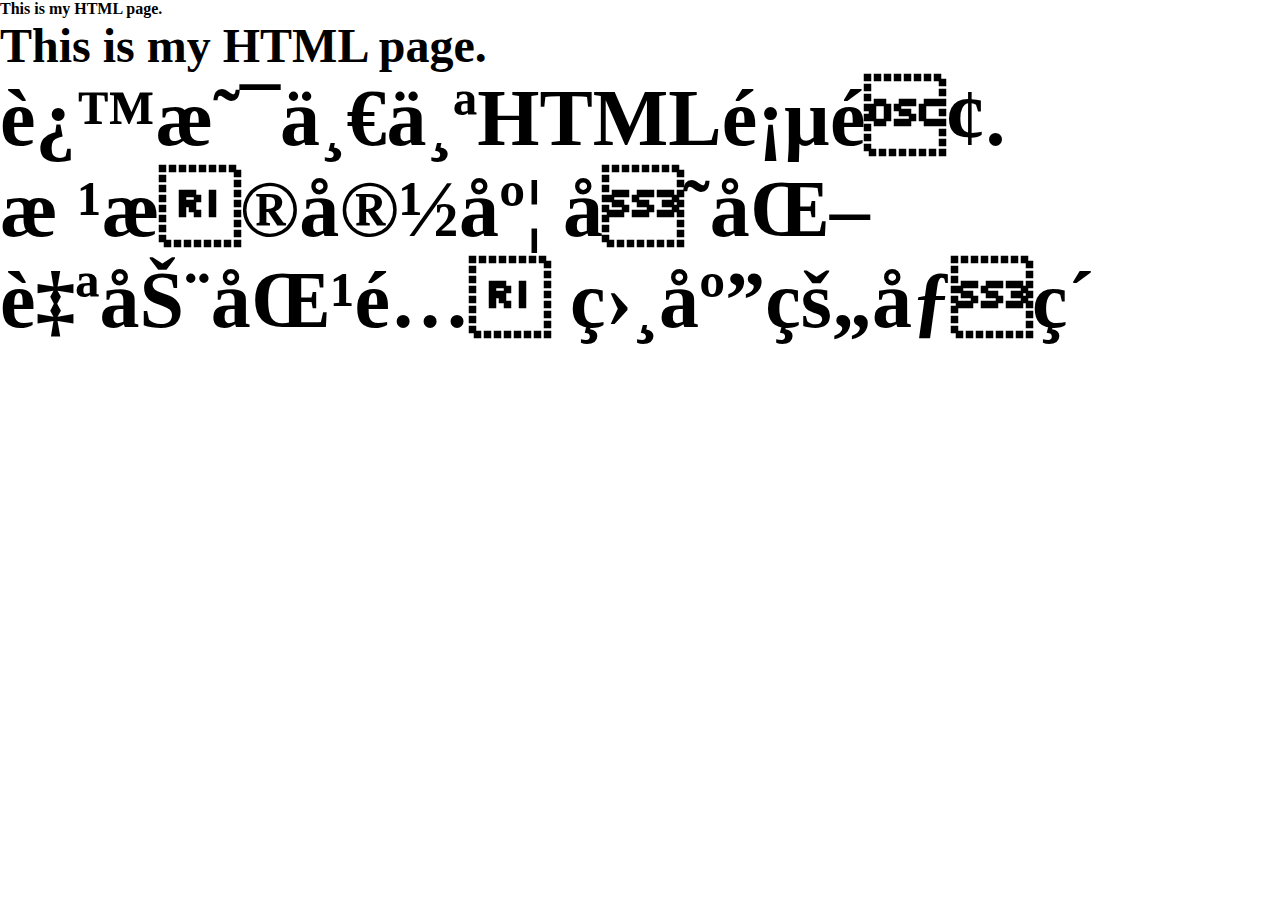
<file: test.html>
<!DOCTYPE html>
<html>  
	<head>    
		<title>MyHtml.html</title>
		<meta name="keywords" content="keyword1,keyword2,keyword3">   
		<meta name="description" content="this is my page">   
		<meta name="content-type" content="text/html;charset=UTF-8">  
<style>
html,body {	
	margin: 0;	
	padding: 0;
	height: 100%;
	font-family: "宋体";
	font-weight: bold;  	
	/*font-size: 150%;*//*10 ÷ 16 × 100% = 62.5%*/	
	/*font-size: 1.4rem;*//*1.4 × 10px = 14px */
}

@media screen and (min-width:300px) {	
	html,body{	
	font-size:30%;
	}
}

@media screen and (min-width:500px) {
	html,body {
	font-size:50%;	}} @media screen and (min-width:800px) {    html,body {    font-size: 80%;  }}@media screen and (min-width:1000px) {	html,body {		font-size: 100%;	}}

@media screen and (min-width:1300px) {	html,body{		font-size: 130%;	}} @media screen and (min-width:1400px) {	html,body {    font-size: 140%;  }}@media screen and (min-width:1500px) {	html,body{		font-size:150%;	}}@media screen and (min-width:1700px) {	html,body {    font-size: 170%;  }}

@media screen and (min-width:1900px) {	html,body {    font-size: 190%;  }}@media screen and (min-width:2000px) {	html,body {    font-size: 200%;  }}@media screen and (min-width:2100px) {	html,body {    font-size:210%;  }}@media screen and (min-width:2300px) {	html,body {    font-size: 230%;  }}

@media screen and (min-width:2500px) {	html,body {    font-size: 250%;  }}@media screen and (min-width:2700px) {	html,body {    font-size:270%;  }}@media screen and (min-width:3000px) {	html,body {    font-size: 300%;  }}@media screen and (min-width:3300px) {	html,body {    font-size: 330%;  }}@media screen and (min-width:3500px) {	html,body {    font-size: 350%;  }}

@media screen and (min-width:3800px) {
	html,body {
	font-size: 380%;	
	}
}

@media screen and (min-width:4000px) {
	html,body {	
	font-size: 400%;	
	}
}

@media screen and (min-width:4200px) {
	html,body {	
	font-size: 420%;	
	}
}

@media screen and (min-width:4500px) {
	html,body {		
	font-size: 450%;	
	}
}

@media screen and (min-width:4800px) {
	html,body {
	font-size: 480%;
	}
}


span{	font-size:3rem;}div{ 	font-size:5rem;} </style>  </head>    <body>    This is my HTML page. <br>        <span>    This is my HTML page. <br>    </span>        <div>    这是一个HTML页面. 根据宽度 变化自动匹配 相应的像素    </div>  </body></html>
</file>
<file: assets/css/style.css>
/*------------------------------------------------------------------
Table of content
-------------------
1. Start Header Area
2. slider area start
3. features area css start
4. hot deals area css start
5. product
6. categories area
7. testimonial
8. blog
9. shop grid view
10. shop list view
11. product details
12. checkout
13. cart
14. wishlist
15. my account
16. compare
17. login register
18. about us
19. contact us
20. banner
21. modal
22. sidebar
23. footer
-------------------------------------------------------------------*/
/*------ Typography Style Start ------*/
body {
    font-size: 14px;
    line-height: 1.8;
    font-weight: 400;
    font-family: "Roboto", sans-serif;
    color: #555;
}

a {
    -webkit-transition: 0.4s;
    -o-transition: 0.4s;
    transition: 0.4s;
}

a:hover,
a:focus {
    color: #CC2121;
    outline: none;
    text-decoration: none;
}

p {
    margin-bottom: 0;
}

h1,
h2,
h3,
h4,
h5,
h6 {
    color: #111;
    font-weight: 500;
    margin: 0;
}

.h1,
.h2,
.h3,
.h4,
.h5,
.h6 {
    line-height: inherit;
}

h1,
.h1 {
    font-size: 36px;
}

h2,
.h2 {
    font-size: 30px;
}

h3,
.h3 {
    font-size: 24px;
}

h4,
.h4 {
    font-size: 18px;
}

h5,
.h5 {
    font-size: 16px;
}

h6,
.h6 {
    font-size: 14px;
}

ul {
    margin: 0;
    padding: 0;
}

ul li {
    list-style: none;
}

strong,
b {
    font-weight: 700;
}

figure {
    margin: 0;
}

img {
    max-width: 100%;
    -webkit-transition: 0.4s;
    -o-transition: 0.4s;
    transition: 0.4s;
}

.bg-img {
    background-size: cover;
    background-position: center;
    background-repeat: no-repeat;
}

.btn,
button {
    border: none;
    cursor: pointer;
    outline: none;
    padding: 0;
    -webkit-box-shadow: none;
    box-shadow: none;
    -webkit-transition: 0.4s;
    -o-transition: 0.4s;
    transition: 0.4s;
    background-color: transparent;
}

.btn:active,
.btn:focus,
button:active,
button:focus {
    outline: none;
    -webkit-box-shadow: none;
    box-shadow: none;
}

input:focus,
textarea:focus {
    outline: none;
}

fieldset {
    margin-top: 30px;
}

fieldset legend {
    border-bottom: 1px solid #e7e7e7;
    color: #000;
    font-size: 24px;
    padding-bottom: 10px;
    text-transform: capitalize;
}

::-moz-selection {
    color: #fff;
    background: #91b2c3;
}

::selection {
    color: #fff;
    background: #91b2c3;
}

::-webkit-input-placeholder {
    color: #999;
    font-size: 13px;
    opacity: 1;
}

::-moz-placeholder {
    color: #999;
    font-size: 13px;
    opacity: 1;
}

:-ms-input-placeholder {
    color: #999;
    font-size: 13px;
    opacity: 1;
}

::-ms-input-placeholder {
    color: #999;
    font-size: 13px;
    opacity: 1;
}

::placeholder {
    color: #999;
    font-size: 13px;
    opacity: 1;
}

.modal-dialog {
    max-width: 1000px;
}

@media only screen and (min-width: 992px) and (max-width: 1199.98px) {
    .modal-dialog {
        max-width: 800px;
    }
}

@media only screen and (min-width: 768px) and (max-width: 991.98px) {
    .modal-dialog {
        max-width: 700px;
    }
}

.modal {
    display: block !important;
    opacity: 0;
    visibility: hidden;
    pointer-events: none;
    z-index: -99;
}

.modal.show {
    opacity: 1;
    visibility: visible;
    pointer-events: visible;
    z-index: 99999999;
    -webkit-animation: slideInDown 0.4s forwards;
    animation: slideInDown 0.4s forwards;
}

.modal .modal-header {
    padding: 0 10px;
    border-bottom: none;
}

.modal .modal-header .close {
    color: #111;
    font-size: 34px;
    opacity: 1;
    display: block;
    position: absolute;
    padding: 0;
    width: 30px;
    height: 30px;
    margin: 0;
    right: 10px;
    top: 10px;
    font-weight: 500;
    z-index: 999;
    line-height: 30px;
    border-radius: 50%;
}

.modal .modal-body {
    padding: 20px 20px 20px 20px;
}

@media only screen and (max-width: 479.98px) {
    .modal .modal-body {
        padding: 10px;
    }
}

/* ----tab problem fix css ----*/
.tab-content .tab-pane {
    display: block;
    height: 0;
    max-width: 100%;
    opacity: 0;
    overflow: hidden;
    visibility: hidden;
}

.tab-content .tab-pane.active {
    height: auto;
    opacity: 1;
    overflow: visible;
    visibility: visible;
}

/*------ custom tooltip start -------*/
.tooltip.show {
    opacity: 1;
}

.tooltip>.tooltip-inner {
    font-size: 13px;
    color: #fff;
    background-color: #CC2121;
}

.tooltip.bs-tooltip-top .arrow:before {
    border-top-color: #CC2121;
}

.tooltip.bs-tooltip-left .arrow:before {
    border-left-color: #CC2121;
}

/*------ custom tooltip end -------*/
/* ---- Sick Slider arrow style start ----*/
.slick-slider .slick-slide>div>div {
    vertical-align: middle;
}

.slick-arrow-style button.slick-arrow {
    top: 50%;
    left: 0;
    height: 40px;
    width: 40px;
    color: #111;
    font-size: 16px;
    text-align: center;
    cursor: pointer;
    display: block;
    position: absolute;
    -webkit-transform: translateY(-50%) scale(0.7);
    -ms-transform: translateY(-50%) scale(0.7);
    transform: translateY(-50%) scale(0.7);
    line-height: 40px;
    border-radius: 3px;
    z-index: 1;
    background-color: rgba(240, 240, 240, 0.7);
    opacity: 0;
    visibility: hidden;
    -webkit-transition: 0.4s;
    -o-transition: 0.4s;
    transition: 0.4s;
}

.slick-arrow-style button.slick-arrow.slick-next {
    left: auto;
    right: 0;
    padding-left: 2px;
}

.slick-arrow-style button.slick-arrow:hover {
    color: #fff;
    background-color: #CC2121;
}

.slick-arrow-style:hover button.slick-arrow {
    opacity: 1;
    visibility: visible;
    -webkit-transform: translateY(-50%) scale(1);
    -ms-transform: translateY(-50%) scale(1);
    transform: translateY(-50%) scale(1);
}

.slick-arrow-style_hero button.slick-arrow {
    font-size: 40px;
    left: 15px;
    width: inherit;
    height: inherit;
    background-color: transparent;
}

.slick-arrow-style_hero button.slick-arrow.slick-next {
    right: 15px;
}

.slick-arrow-style_hero button.slick-arrow:hover {
    color: #CC2121;
    background-color: transparent;
}

.slick-append {
    background-color: #fff;
    z-index: 2;
    padding-left: 5px;
}

.slick-append button {
    position: inherit;
    display: inline-block;
    background-color: transparent;
    color: #555;
}

.slick-append button.slick-next {
    margin-left: 10px;
}

.slick-append button:hover {
    color: #CC2121;
}

/*--------- slick slider dot style start -------*/
.slick-dot-style ul.slick-dots {
    bottom: 15px;
    left: 50%;
    position: absolute;
    -webkit-transform: translateX(-50%);
    -ms-transform: translateX(-50%);
    transform: translateX(-50%);
}

.slick-dot-style ul.slick-dots li {
    display: inline-block;
    margin-right: 10px;
}

.slick-dot-style ul.slick-dots li:last-child {
    margin-right: 0;
}

.slick-dot-style ul.slick-dots li button {
    width: 7px;
    height: 7px;
    padding: 0;
    border: none;
    display: block;
    text-indent: -5000px;
    cursor: pointer;
    border-radius: 50%;
    -webkit-transition: 0.4s;
    -o-transition: 0.4s;
    transition: 0.4s;
    background-color: #555;
}

.slick-dot-style ul.slick-dots li.slick-active button {
    width: 10px;
    height: 10px;
    background-color: #CC2121;
}

.slick-row-3 .slick-list {
    margin: 0 -3px;
}

.slick-row-3 .slick-list .slick-slide {
    margin: 0 3px;
}

@media only screen and (max-width: 767.98px) {
    .slick-sm-row-3 .slick-list {
        margin: 0 -3px !important;
    }

    .slick-sm-row-3 .slick-list .slick-slide {
        margin: 0 3px !important;
    }
}

.slick-row-4 .slick-list {
    margin: 0 -4px;
}

.slick-row-4 .slick-list .slick-slide {
    margin: 0 4px;
}

@media only screen and (max-width: 767.98px) {
    .slick-sm-row-4 .slick-list {
        margin: 0 -4px !important;
    }

    .slick-sm-row-4 .slick-list .slick-slide {
        margin: 0 4px !important;
    }
}

.slick-row-5 .slick-list {
    margin: 0 -5px;
}

.slick-row-5 .slick-list .slick-slide {
    margin: 0 5px;
}

@media only screen and (max-width: 767.98px) {
    .slick-sm-row-5 .slick-list {
        margin: 0 -5px !important;
    }

    .slick-sm-row-5 .slick-list .slick-slide {
        margin: 0 5px !important;
    }
}

.slick-row-6 .slick-list {
    margin: 0 -6px;
}

.slick-row-6 .slick-list .slick-slide {
    margin: 0 6px;
}

@media only screen and (max-width: 767.98px) {
    .slick-sm-row-6 .slick-list {
        margin: 0 -6px !important;
    }

    .slick-sm-row-6 .slick-list .slick-slide {
        margin: 0 6px !important;
    }
}

.slick-row-7 .slick-list {
    margin: 0 -7px;
}

.slick-row-7 .slick-list .slick-slide {
    margin: 0 7px;
}

@media only screen and (max-width: 767.98px) {
    .slick-sm-row-7 .slick-list {
        margin: 0 -7px !important;
    }

    .slick-sm-row-7 .slick-list .slick-slide {
        margin: 0 7px !important;
    }
}

.slick-row-8 .slick-list {
    margin: 0 -8px;
}

.slick-row-8 .slick-list .slick-slide {
    margin: 0 8px;
}

@media only screen and (max-width: 767.98px) {
    .slick-sm-row-8 .slick-list {
        margin: 0 -8px !important;
    }

    .slick-sm-row-8 .slick-list .slick-slide {
        margin: 0 8px !important;
    }
}

.slick-row-9 .slick-list {
    margin: 0 -9px;
}

.slick-row-9 .slick-list .slick-slide {
    margin: 0 9px;
}

@media only screen and (max-width: 767.98px) {
    .slick-sm-row-9 .slick-list {
        margin: 0 -9px !important;
    }

    .slick-sm-row-9 .slick-list .slick-slide {
        margin: 0 9px !important;
    }
}

.slick-row-10 .slick-list {
    margin: 0 -10px;
}

.slick-row-10 .slick-list .slick-slide {
    margin: 0 10px;
}

@media only screen and (max-width: 767.98px) {
    .slick-sm-row-10 .slick-list {
        margin: 0 -10px !important;
    }

    .slick-sm-row-10 .slick-list .slick-slide {
        margin: 0 10px !important;
    }
}

.slick-row-11 .slick-list {
    margin: 0 -11px;
}

.slick-row-11 .slick-list .slick-slide {
    margin: 0 11px;
}

@media only screen and (max-width: 767.98px) {
    .slick-sm-row-11 .slick-list {
        margin: 0 -11px !important;
    }

    .slick-sm-row-11 .slick-list .slick-slide {
        margin: 0 11px !important;
    }
}

.slick-row-12 .slick-list {
    margin: 0 -12px;
}

.slick-row-12 .slick-list .slick-slide {
    margin: 0 12px;
}

@media only screen and (max-width: 767.98px) {
    .slick-sm-row-12 .slick-list {
        margin: 0 -12px !important;
    }

    .slick-sm-row-12 .slick-list .slick-slide {
        margin: 0 12px !important;
    }
}

.slick-row-13 .slick-list {
    margin: 0 -13px;
}

.slick-row-13 .slick-list .slick-slide {
    margin: 0 13px;
}

@media only screen and (max-width: 767.98px) {
    .slick-sm-row-13 .slick-list {
        margin: 0 -13px !important;
    }

    .slick-sm-row-13 .slick-list .slick-slide {
        margin: 0 13px !important;
    }
}

.slick-row-14 .slick-list {
    margin: 0 -14px;
}

.slick-row-14 .slick-list .slick-slide {
    margin: 0 14px;
}

@media only screen and (max-width: 767.98px) {
    .slick-sm-row-14 .slick-list {
        margin: 0 -14px !important;
    }

    .slick-sm-row-14 .slick-list .slick-slide {
        margin: 0 14px !important;
    }
}

.slick-row-15 .slick-list {
    margin: 0 -15px;
}

.slick-row-15 .slick-list .slick-slide {
    margin: 0 15px;
}

@media only screen and (max-width: 767.98px) {
    .slick-sm-row-15 .slick-list {
        margin: 0 -15px !important;
    }

    .slick-sm-row-15 .slick-list .slick-slide {
        margin: 0 15px !important;
    }
}

.slick-slider .slick-slide>div {
    margin-bottom: 37px;
}

.slick-slider .slick-slide>div:last-child {
    margin-bottom: 0;
}

@media only screen and (min-width: 1200px) {
    .container {
        max-width: 1200px;
    }
}

@media only screen and (max-width: 767.98px) {
    .container {
        max-width: 540px;
    }
}

@media only screen and (max-width: 575.98px) {
    .container {
        max-width: 450px;
    }
}

.common-wrapper {
    max-width: 1250px;
    margin: auto;
    padding: 40px 0;
    background-color: #fff;
}

@media only screen and (max-width: 767.98px) {
    .common-wrapper {
        padding: 35px 0 62px 0;
    }
}

@media only screen and (max-width: 479.98px) {
    .common-wrapper {
        padding: 15px 0 62px 0;
    }
}

.bdr-bottom {
    border-bottom: 1px solid #ebebeb;
}

.common-bg {
    background-color: #f6f6f6;
}

.theme-color {
    background-color: #CC2121;
}

.bg-gray {
    background-color: #f2f2f2;
}

.bg-gray-2 {
    background-color: #f6f7f9;
}

.bg-blue {
    background-color: #3a78ff;
}

.bg-dark {
    background-color: #22282e !important;
}

.theme-color {
    background-color: #CC2121;
}

.bg-black {
    background-color: #111;
}

.facebook {
    background-color: #3B5999;
}

.twitter {
    background-color: #1DA1F2;
}

.google {
    background-color: #fe6d4c;
}

.instagram {
    background-color: #c619b8;
}

.youtube {
    background-color: #CC332D;
}

/* ----scroll to top css start ----*/
.scroll-top {
    bottom: 50px;
    cursor: pointer;
    height: 50px;
    position: fixed;
    right: 20px;
    text-align: center;
    width: 50px;
    z-index: 9999;
    -webkit-transition: 0.4s;
    -o-transition: 0.4s;
    transition: 0.4s;
    border-radius: 50%;
    background-color: #CC2121;
    -webkit-box-shadow: 0 0 1px rgba(255, 255, 255, 0.5);
    box-shadow: 0 0 1px rgba(255, 255, 255, 0.5);
}

.scroll-top i {
    line-height: 50px;
    color: #fff;
    font-size: 25px;
}

.scroll-top.not-visible {
    bottom: -50px;
    visibility: hidden;
    opacity: 0;
}

.scroll-top:hover {
    background-color: #111;
}

/* ----scroll to top css end ----*/
/*-------- Custom Checkbox Style start --------*/
.custom-checkbox.custom-control,
.custom-radio.custom-control {
    min-height: auto;
}

.custom-checkbox label,
.custom-checkbox .custom-control-label,
.custom-radio label,
.custom-radio .custom-control-label {
    font-size: 14px;
    line-height: 1;
    padding-left: 10px;
    font-weight: 400;
    display: block;
    cursor: pointer;
}

.custom-checkbox label:before,
.custom-checkbox .custom-control-label:before,
.custom-radio label:before,
.custom-radio .custom-control-label:before {
    background-color: transparent;
    border: 1px solid #ddd;
    border-radius: 0;
    height: 15px;
    top: 0;
    width: 15px;
}

.custom-checkbox label:after,
.custom-checkbox .custom-control-label:after,
.custom-radio label:after,
.custom-radio .custom-control-label:after {
    background-size: 10px 10px;
    height: 15px;
    top: 0;
}

.custom-checkbox label a,
.custom-checkbox .custom-control-label a,
.custom-radio label a,
.custom-radio .custom-control-label a {
    color: #111;
    font-weight: 500;
}

.custom-checkbox label a:hover,
.custom-checkbox .custom-control-label a:hover,
.custom-radio label a:hover,
.custom-radio .custom-control-label a:hover {
    color: #CC2121;
}

.custom-checkbox input,
.custom-checkbox .custom-control-input,
.custom-radio input,
.custom-radio .custom-control-input {
    outline: none;
}

.custom-checkbox input:focus~.custom-control-label:before,
.custom-checkbox input:focus label:before,
.custom-checkbox .custom-control-input:focus~.custom-control-label:before,
.custom-checkbox .custom-control-input:focus label:before,
.custom-radio input:focus~.custom-control-label:before,
.custom-radio input:focus label:before,
.custom-radio .custom-control-input:focus~.custom-control-label:before,
.custom-radio .custom-control-input:focus label:before {
    -webkit-box-shadow: none;
    box-shadow: none;
}

.custom-checkbox input:checked~.custom-control-label:before,
.custom-checkbox input:checked label:before,
.custom-checkbox .custom-control-input:checked~.custom-control-label:before,
.custom-checkbox .custom-control-input:checked label:before,
.custom-radio input:checked~.custom-control-label:before,
.custom-radio input:checked label:before,
.custom-radio .custom-control-input:checked~.custom-control-label:before,
.custom-radio .custom-control-input:checked label:before {
    background-color: #CC2121;
    border-color: #CC2121;
}

/*-------- Custom Checkbox Style end --------*/
/*------- Custom Radio Button Style start -------*/
.custom-radio label:before,
.custom-radio .custom-control-label:before {
    border-radius: 50%;
    height: 14px;
    width: 14px;
}

.custom-radio label::after,
.custom-radio .custom-control-label::after {
    background-size: 10px 10px;
    left: -22px;
    top: 2px;
    height: 10px;
    width: 10px;
}

/*------- Custom Radio Button Style end -------*/
/*----------- header top area start -----------*/
.header-top {
    padding: 10px 0;
}

.header-top-settings ul li {
    color: #555;
    cursor: pointer;
    font-size: 12px;
    position: relative;
    margin-left: 40px;
    position: relative;
    margin-left: 20px;
    padding-left: 20px;
}

.header-top-settings ul li:before {
    top: 50%;
    left: 0;
    width: 1px;
    height: 15px;
    content: "";
    position: absolute;
    background-color: #ebebeb;
    -webkit-transform: translateY(-50%);
    -ms-transform: translateY(-50%);
    transform: translateY(-50%);
}

.header-top-settings ul li:first-child {
    padding-left: 0;
    margin-left: 0;
}

.header-top-settings ul li:first-child:before {
    display: none;
}

.header-top-settings ul li span {
    cursor: auto;
    font-size: 13px;
    text-transform: capitalize;
}

.header-top-settings ul li .dropdown-list {
    top: 100%;
    right: 0;
    position: absolute;
    opacity: 0;
    visibility: hidden;
    -webkit-transform: translateY(30px);
    -ms-transform: translateY(30px);
    transform: translateY(30px);
    -webkit-transition: 0.4s;
    -o-transition: 0.4s;
    transition: 0.4s;
    padding: 15px 15px 20px;
    width: 150px;
    z-index: 9;
    text-align: left;
    background-color: #fff;
    pointer-events: none;
    border: 1px solid #ebebeb;
}

.header-top-settings ul li .dropdown-list li {
    margin-left: 0;
    padding: 0;
}

.header-top-settings ul li .dropdown-list li a {
    color: #555;
    font-size: 13px;
    display: block;
    padding: 5px 0 3px;
    text-transform: capitalize;
}

.header-top-settings ul li .dropdown-list li a:hover {
    color: #CC2121;
}

.header-top-settings ul li .dropdown-list li a img {
    vertical-align: inherit;
}

.header-top-settings ul li .dropdown-list li:before {
    display: none;
}

.header-top-settings ul li:hover .dropdown-list {
    opacity: 1;
    visibility: visible;
    pointer-events: visible;
    -webkit-transform: translateY(0);
    -ms-transform: translateY(0);
    transform: translateY(0);
}

.welcome-message p {
    color: #555;
    font-size: 13px;
    line-height: 1;
}

/*----------- header top area end -----------*/
/*------- header main area start -------*/
/*---------- header mini cart start ----------*/
.header-configure-area {
    padding-right: 10px;
}

.header-configure-area ul li {
    display: inline-block;
    margin-left: 25px;
    line-height: 1;
}

.header-configure-area ul li a {
    font-size: 20px;
    line-height: 1;
    color: #111;
    position: relative;
}

.header-configure-area ul li a .notification {
    top: -10px;
    right: -8px;
    position: absolute;
    width: 18px;
    height: 18px;
    text-align: center;
    line-height: 18px;
    font-size: 10px;
    color: #fff;
    border-radius: 50%;
    background-color: #CC2121;
}

.header-configure-area ul li a:hover {
    color: #CC2121;
}

.header-configure-area ul li:first-child {
    margin-left: 0;
}

.header-configure-area ul li.user-hover {
    position: relative;
}

.header-configure-area ul li.user-hover .dropdown-list {
    position: absolute;
    top: 100%;
    right: 0;
    width: 150px;
    padding: 20px;
    background-color: #fff;
    z-index: 11;
    -webkit-transform: translateY(30px);
    -ms-transform: translateY(30px);
    transform: translateY(30px);
    -webkit-transition: 0.4s;
    -o-transition: 0.4s;
    transition: 0.4s;
    opacity: 0;
    visibility: hidden;
    border: 1px solid #ebebeb;
}

.header-configure-area ul li.user-hover .dropdown-list li {
    display: block;
    margin-left: 0;
}

.header-configure-area ul li.user-hover .dropdown-list li a {
    color: #555;
    font-size: 13px;
    line-height: 1;
    display: block;
    padding: 8px 0;
    text-transform: capitalize;
}

.header-configure-area ul li.user-hover .dropdown-list li a:hover {
    color: #CC2121;
}

.header-configure-area ul li.user-hover:hover .dropdown-list {
    opacity: 1;
    visibility: visible;
    -webkit-transform: none;
    -ms-transform: none;
    transform: none;
}

/*----------- header settinngs area end -----------*/
/*---------- main menu style start ---------*/
.main-menu ul {
    display: -webkit-box;
    display: -webkit-flex;
    display: -ms-flexbox;
    display: flex;
    -webkit-flex-wrap: wrap;
    -ms-flex-wrap: wrap;
    flex-wrap: wrap;
    -webkit-box-pack: center;
    -webkit-justify-content: center;
    -ms-flex-pack: center;
    justify-content: center;
}

.main-menu ul li {
    position: relative;
}

.main-menu ul li.static {
    position: static;
}

.main-menu ul li a {
    color: #111;
    font-size: 14px;
    padding: 40px 15px;
    font-weight: 500;
    display: block;
    text-transform: uppercase;
    border-radius: 5px;
    font-family: "Roboto", sans-serif;
}

.main-menu ul li a i {
    font-size: 14px;
    padding: 0 3px;
}

.main-menu ul li:first-child a {
    padding-left: 0;
}

.main-menu ul li:hover>a,
.main-menu ul li.active>a {
    color: #CC2121;
}

.main-menu ul li ul.dropdown {
    top: 100%;
    left: 0;
    width: 220px;
    position: absolute;
    -webkit-transition: 0.4s;
    -o-transition: 0.4s;
    transition: 0.4s;
    background-color: #fff;
    opacity: 0;
    visibility: hidden;
    z-index: 99999;
    padding: 20px 0;
    pointer-events: none;
    -webkit-transform: translateY(20px);
    -ms-transform: translateY(20px);
    transform: translateY(20px);
    border: 1px solid #ebebeb;
}

.main-menu ul li ul.dropdown li {
    margin-right: 0;
    border-right: none;
    -webkit-flex-basis: 100%;
    -ms-flex-preferred-size: 100%;
    flex-basis: 100%;
    padding: 0;
}

.main-menu ul li ul.dropdown li a {
    color: #555;
    font-size: 14px;
    font-weight: 400;
    padding: 5px 15px;
    text-transform: capitalize;
}

.main-menu ul li ul.dropdown li a i {
    float: right;
    padding-top: 5px;
}

.main-menu ul li ul.dropdown li:hover>a {
    color: #CC2121;
    background-color: #fff;
}

.main-menu ul li ul.dropdown li ul.dropdown {
    top: 100%;
    left: 100%;
    position: absolute;
    width: 250px;
    opacity: 0;
    visibility: hidden;
}

.main-menu ul li ul.dropdown li:hover ul.dropdown {
    top: 0;
    opacity: 1;
    visibility: visible;
}

.main-menu ul li ul.megamenu {
    width: calc(100% - 30px);
    padding: 20px;
    border: 1px solid #ebebeb;
    left: 0;
    right: 0;
    margin: auto;
}

.main-menu ul li ul.megamenu li {
    -webkit-flex-basis: 25%;
    -ms-flex-preferred-size: 25%;
    flex-basis: 25%;
}

.main-menu ul li ul.megamenu li.mega-title>a {
    color: #111;
    font-size: 16px;
    font-weight: 500;
}

.main-menu ul li ul.megamenu li ul li {
    -webkit-flex-basis: 100%;
    -ms-flex-preferred-size: 100%;
    flex-basis: 100%;
}

.main-menu ul li ul.megamenu li:hover>a {
    color: #CC2121;
}

.main-menu ul li ul.megamenu li.megamenu-banners {
    -webkit-flex-basis: 100%;
    -ms-flex-preferred-size: 100%;
    flex-basis: 100%;
    margin-top: 25px;
    padding-bottom: 10px;
    position: relative;
}

.main-menu ul li ul.megamenu li.megamenu-banners:before {
    top: 0;
    left: 0;
    width: 100%;
    height: 100%;
    content: "";
    position: absolute;
    pointer-events: none;
    background-color: rgba(255, 255, 255, 0.4);
    opacity: 0;
    visibility: hidden;
    -webkit-transition: 0.4s;
    -o-transition: 0.4s;
    transition: 0.4s;
}

.main-menu ul li ul.megamenu li.megamenu-banners:hover:before {
    opacity: 1;
    visibility: visible;
}

.main-menu ul li:hover ul.dropdown {
    opacity: 1;
    visibility: visible;
    pointer-events: visible;
    -webkit-transform: translate(0);
    -ms-transform: translate(0);
    transform: translate(0);
}

.main-menu ul li:hover ul.megamenu {
    opacity: 1;
    visibility: visible;
}

/*---- header style 2 start ----*/
.header-transparent {
    top: 0;
    left: 0;
    right: 0;
    width: 100%;
    position: absolute;
    z-index: 1;
}

.header-middle-inner {
    padding: 30px 0;
}

.header-search-box {
    width: 250px;
    position: relative;
    border-bottom: 1px solid #ebebeb;
}

.header-search-box .header-search-field {
    width: 100%;
    padding: 5px 25px 5px 0;
    border: none;
    background-color: transparent;
}

.header-search-box .header-serch-btn {
    top: 50%;
    right: 0;
    font-size: 18px;
    line-height: 1;
    position: absolute;
    -webkit-transform: translateY(-50%);
    -ms-transform: translateY(-50%);
    transform: translateY(-50%);
}

.header-search-box .header-serch-btn:hover {
    color: #CC2121;
}

/*---------- main menu style end ---------*/
/*------ sticky menu style start ------*/
.sticky.is-sticky {
    top: 0;
    position: fixed;
    width: 100%;
    z-index: 9;
    background-color: #fff;
    -webkit-box-shadow: 0 0 8px 1px rgba(0, 0, 0, 0.2);
    box-shadow: 0 0 8px 1px rgba(0, 0, 0, 0.2);
    -webkit-animation: 900ms cubic-bezier(0.2, 1, 0.22, 1) 0s normal none 1 running fadeInDown;
    animation: 900ms cubic-bezier(0.2, 1, 0.22, 1) 0s normal none 1 running fadeInDown;
}

.sticky.is-sticky .main-menu li a {
    padding: 20px 15px;
}

.sticky.is-sticky .main-menu li .dropdown li a {
    padding: 5px 15px;
}

.sticky.is-sticky .main-menu li:first-child a {
    padding-left: 0;
}

/*------ sticky menu style end ------*/
/*----- mobile menu start -----*/
.mobile-header .category-toggle {
    padding: 8px 15px;
}

.mobile-header-top {
    border-bottom: 1px solid #ebebeb;
}

.mobile-header-top .header-top-settings {
    float: none;
}

.mobile-logo {
    max-width: 140px;
    width: 100%;
}

.mobile-main-header {
    display: -webkit-box;
    display: -webkit-flex;
    display: -ms-flexbox;
    display: flex;
    -webkit-box-align: center;
    -webkit-align-items: center;
    -ms-flex-align: center;
    align-items: center;
    -webkit-box-pack: justify;
    -webkit-justify-content: space-between;
    -ms-flex-pack: justify;
    justify-content: space-between;
}

.mobile-main-header .mobile-menu-toggler {
    display: -webkit-box;
    display: -webkit-flex;
    display: -ms-flexbox;
    display: flex;
    -webkit-box-align: center;
    -webkit-align-items: center;
    -ms-flex-align: center;
    align-items: center;
}

.mobile-main-header .mobile-menu-toggler .mini-cart-wrap {
    display: inline-block;
    font-size: 24px;
    line-height: 1;
    position: relative;
    margin-left: 30px;
}

.mobile-main-header .mobile-menu-toggler .mini-cart-wrap a {
    color: #111;
}

.mobile-main-header .mobile-menu-toggler .mini-cart-wrap a:hover {
    color: #CC2121;
}

.mobile-main-header .mobile-menu-toggler .mini-cart-wrap .notification {
    font-size: 13px;
    color: #fff;
    width: 16px;
    height: 16px;
    line-height: 16px;
    border-radius: 50%;
    text-align: center;
    font-weight: 600;
    right: -8px;
    top: 0;
    position: absolute;
    background-color: #CC2121;
}

.mobile-main-header .mobile-menu-toggler .mobile-menu-btn {
    margin-left: 15px;
}

.mobile-main-header .mobile-menu-toggler .mobile-menu-btn .off-canvas-btn {
    font-size: 30px;
    cursor: pointer;
    padding: 10px 15px;
    line-height: 1;
    padding-right: 0;
}

.mobile-main-header .mobile-menu-toggler .mobile-menu-btn .off-canvas-btn:hover {
    color: #CC2121;
}

.mobile-navigation {
    overflow: hidden;
    max-height: 250px;
}

.mobile-navigation nav {
    height: 100%;
}

.mobile-menu {
    margin-top: 30px;
    height: 100%;
    overflow: auto;
    padding-right: 30px;
    margin-right: -30px;
}

@media only screen and (max-width: 479.98px) {
    .mobile-menu {
        margin-top: 15px;
    }
}

.mobile-menu li>a {
    font-size: 15px;
    color: #111;
    text-transform: capitalize;
    line-height: 18px;
    position: relative;
    display: inline-block;
    padding: 10px 0;
}

.mobile-menu li>a:hover {
    color: #CC2121;
}

.mobile-menu li ul li {
    border: none;
    padding-left: 15px;
}

.mobile-menu li ul li a {
    font-size: 14px;
    text-transform: capitalize;
    padding: 8px 0;
}

.mobile-menu li.menu-item-has-children {
    display: block;
    position: relative;
}

.mobile-menu li.menu-item-has-children .menu-expand {
    line-height: 50;
    top: -5px;
    left: 95%;
    width: 30px;
    position: absolute;
    height: 50px;
    text-align: center;
    cursor: pointer;
}

.mobile-menu li.menu-item-has-children .menu-expand i {
    display: block;
    position: relative;
    width: 10px;
    margin-top: 25px;
    border-bottom: 1px solid #111;
    -webkit-transition: all 250ms ease-out;
    -o-transition: all 250ms ease-out;
    transition: all 250ms ease-out;
}

.mobile-menu li.menu-item-has-children .menu-expand i:before {
    top: 0;
    width: 100%;
    content: "";
    display: block;
    position: absolute;
    -webkit-transform: rotate(90deg);
    -ms-transform: rotate(90deg);
    transform: rotate(90deg);
    border-bottom: 1px solid #111;
    -webkit-transition: 0.4s;
    -o-transition: 0.4s;
    transition: 0.4s;
}

.mobile-menu li.menu-item-has-children.active>.menu-expand i:before {
    -webkit-transform: rotate(0);
    -ms-transform: rotate(0);
    transform: rotate(0);
}

/*----- mobile menu end -----*/
/*------ offcanvas widget area start ------*/
.offcanvas-widget-area {
    margin-top: auto;
    padding-bottom: 30px;
}

@media only screen and (max-width: 479.98px) {
    .offcanvas-widget-area {
        padding-bottom: 0;
    }
}

.off-canvas-contact-widget li {
    color: #555;
    font-size: 15px;
    margin-bottom: 5px;
}

.off-canvas-contact-widget li i {
    width: 20px;
}

.off-canvas-contact-widget li a {
    color: #555;
}

.off-canvas-contact-widget li a:hover {
    color: #CC2121;
}

.off-canvas-social-widget {
    margin-top: 20px;
}

.off-canvas-social-widget a {
    color: #555;
    font-size: 18px;
    display: inline-block;
    margin-right: 15px;
}

.off-canvas-social-widget a:hover {
    color: #CC2121;
}

/*------ offcanvas widget area end ------*/
.off-canvas-wrapper {
    position: fixed;
    top: 0;
    left: 0;
    height: 100vh;
    width: 100vw;
    opacity: 0;
    visibility: hidden;
    -webkit-transition: 0.4s;
    -o-transition: 0.4s;
    transition: 0.4s;
    z-index: 9999;
}

.off-canvas-wrapper.open {
    opacity: 1;
    visibility: visible;
}

.off-canvas-wrapper.open .off-canvas-inner-content {
    -webkit-transform: none;
    -ms-transform: none;
    transform: none;
}

.off-canvas-wrapper .off-canvas-overlay {
    background-color: rgba(0, 0, 0, 0.4);
    content: '';
    cursor: url("../img/icon/cancel.png"), auto;
    position: absolute;
    left: 0;
    top: 0;
    height: 100%;
    width: 100%;
}

.off-canvas-wrapper .off-canvas-inner-content {
    background-color: #fff;
    width: 300px;
    padding: 20px;
    height: 100%;
    position: relative;
    -webkit-transform: translateX(calc(-100% - 50px));
    -ms-transform: translateX(calc(-100% - 50px));
    transform: translateX(calc(-100% - 50px));
    -webkit-transition: 0.4s;
    -o-transition: 0.4s;
    transition: 0.4s;
}

@media only screen and (max-width: 479.98px) {
    .off-canvas-wrapper .off-canvas-inner-content {
        width: 260px;
        padding: 15px;
    }
}

.off-canvas-wrapper .btn-close-off-canvas {
    top: 0;
    left: 100%;
    width: 40px;
    height: 40px;
    font-size: 20px;
    color: #fff;
    line-height: 40px;
    text-align: center;
    cursor: pointer;
    position: absolute;
    -webkit-transition: 0.4s;
    -o-transition: 0.4s;
    transition: 0.4s;
    background-color: #CC2121;
}

.off-canvas-wrapper .btn-close-off-canvas i {
    -webkit-transform: rotate(0);
    -ms-transform: rotate(0);
    transform: rotate(0);
    -webkit-transition: 0.4s;
    -o-transition: 0.4s;
    transition: 0.4s;
    display: block;
    line-height: 40px;
}

.off-canvas-wrapper .btn-close-off-canvas:hover i {
    -webkit-transform: rotate(-90deg);
    -ms-transform: rotate(-90deg);
    transform: rotate(-90deg);
}

.off-canvas-wrapper .off-canvas-inner {
    display: -webkit-box;
    display: -webkit-flex;
    display: -ms-flexbox;
    display: flex;
    -webkit-box-orient: vertical;
    -webkit-box-direction: normal;
    -webkit-flex-direction: column;
    -ms-flex-direction: column;
    flex-direction: column;
    margin-left: auto;
    height: 100%;
}

.search-box-offcanvas form {
    position: relative;
}

.search-box-offcanvas form input {
    color: #666;
    font-size: 13px;
    width: 100%;
    height: 40px;
    border: none;
    padding: 0 40px 0 10px;
    background-color: #f2f2f2;
}

.search-box-offcanvas form .search-btn {
    top: 0;
    right: 0;
    width: 40px;
    height: 40px;
    line-height: 42px;
    font-size: 20px;
    color: #111;
    position: absolute;
}

.search-box-offcanvas form .search-btn:hover {
    color: #CC2121;
}

/*------- mobile top bar settings start -------*/
.mobile-settings {
    padding-top: 15px;
    margin-top: 15px;
    border-top: 1px solid #ebebeb;
}

.mobile-settings li {
    margin-bottom: 5px;
}

.mobile-settings .nav {
    -webkit-box-orient: vertical;
    -webkit-box-direction: normal;
    -webkit-flex-direction: column;
    -ms-flex-direction: column;
    flex-direction: column;
}

.mobile-settings .nav .mobile-top-dropdown .dropdown-toggle {
    font-size: 14px;
    color: #555;
    cursor: pointer;
}

.mobile-settings .nav .mobile-top-dropdown .dropdown-toggle:hover {
    color: #CC2121;
}

.mobile-settings .nav .mobile-top-dropdown .dropdown-toggle:after {
    display: none;
}

.mobile-settings .nav .mobile-top-dropdown .dropdown-menu {
    padding: 0;
    -webkit-transition: 0.4s;
    -o-transition: 0.4s;
    transition: 0.4s;
    border-color: #ebebeb;
}

.mobile-settings .nav .mobile-top-dropdown .dropdown-menu .dropdown-item {
    font-size: 13px;
    color: #555;
    padding: 6px 15px;
}

/*------- mobile top bar settings end -------*/
/*-------- start section spacing --------*/
.section-space {
    padding-top: 80px;
    padding-bottom: 80px;
}

@media only screen and (max-width: 767.98px) {
    .section-space {
        padding-top: 62px;
        padding-bottom: 62px;
    }
}

.mb-30 {
    margin-bottom: 30px;
}

.mt-20 {
    margin-top: 20px;
}

.mb-20 {
    margin-bottom: 20px;
}

.mt-30 {
    margin-top: 30px;
}

.mt-40 {
    margin-top: 40px;
}

.mb-45 {
    margin-bottom: 45px;
}

.mbn-30 {
    margin-bottom: -30px;
}

.mbn-40 {
    margin-bottom: -40px;
}

.mtn-40 {
    margin-top: -40px;
}

.mbn-45 {
    margin-bottom: -45px;
}

/*-------- end section spacing --------*/
/*------- Buttons Style here -------*/
.btn-hero {
    color: #fff;
    font-size: 14px;
    font-weight: 500;
    line-height: 1;
    padding: 18px 36px;
    border-radius: 3px;
    display: inline-block;
    background-color: #CC2121;
    text-transform: capitalize;
    border-radius: 0;
}

@media only screen and (max-width: 767.98px) {
    .btn-hero {
        padding: 13px 25px;
    }
}

.btn-hero:hover {
    color: #fff;
    background-color: #111;
}

.btn-load-more {
    font-size: 14px;
    padding: 18px 25px;
}

.btn-read {
    color: #111;
    display: block;
    font-size: 14px;
    font-weight: 400;
    line-height: 1;
    margin-top: 12px;
    text-transform: capitalize;
    text-decoration: underline;
    font-family: "Roboto", sans-serif;
}

.btn-read:hover {
    color: #CC2121;
    text-decoration: underline;
}

.btn__bg {
    color: #fff;
    font-size: 14px;
    padding: 10px 20px;
    border-radius: 0;
    text-transform: capitalize;
    background-color: #CC2121;
}

.btn__bg:hover {
    color: #fff;
    background-color: #111;
}

.btn-outline {
    border: 1px solid #fff;
    color: #fff;
    font-size: 15px;
    display: inline-block;
    text-transform: capitalize;
    padding: 5px 20px;
    border-radius: 4px;
}

.btn-outline:hover {
    color: #fff;
    border-color: #CC2121;
    background-color: #CC2121;
}

.btn-cart {
    font-size: 14px;
    padding: 9px 25px;
    border-radius: 40px;
    background-color: #fff;
    text-transform: capitalize;
    -webkit-box-shadow: 1px 1px 1rem 0 rgba(0, 0, 0, 0.08);
    box-shadow: 1px 1px 1rem 0 rgba(0, 0, 0, 0.08);
}

.btn-cart:hover {
    color: #CC2121;
}

.btn-cart2 {
    color: #fff;
    font-size: 14px;
    padding: 9px 25px;
    background-color: #CC2121;
    text-transform: capitalize;
}

.btn-cart2:hover {
    color: #fff;
    background-color: #111;
}

.store-link {
    font-size: 14px;
    color: #111;
    font-weight: 500;
    line-height: 1;
    display: inline-block;
    position: relative;
    text-transform: capitalize;
    margin-top: 20px;
    pointer-events: visible;
    font-family: "Roboto", sans-serif;
}

@media only screen and (max-width: 575.98px) {
    .store-link {
        margin-top: 10px;
    }
}

.store-link:hover {
    color: #CC2121;
}

.store-link:hover:after {
    background-color: #CC2121;
}

.store-link:after {
    bottom: -7px;
    left: 0;
    width: 100%;
    height: 1px;
    content: "";
    position: absolute;
    background-color: #111;
}

.view-more-btn {
    margin-top: 58px;
    text-align: center;
}

@media only screen and (max-width: 767.98px) {
    .view-more-btn {
        margin-top: 44px;
    }
}

/*--------- hero slider start ---------*/
.hero-slider-item {
    height: 510px;
    display: -webkit-box;
    display: -webkit-flex;
    display: -ms-flexbox;
    display: flex;
    -webkit-box-align: center;
    -webkit-align-items: center;
    -ms-flex-align: center;
    align-items: center;
}

@media only screen and (min-width: 768px) and (max-width: 991.98px) {
    .hero-slider-item {
        height: 400px;
    }
}

@media only screen and (max-width: 767.98px) {
    .hero-slider-item {
        height: 370px;
    }
}

.hero-slider-item_2 {
    height: 100vh;
    display: -webkit-box;
    display: -webkit-flex;
    display: -ms-flexbox;
    display: flex;
    -webkit-box-align: center;
    -webkit-align-items: center;
    -ms-flex-align: center;
    align-items: center;
}

@media only screen and (min-width: 768px) and (max-width: 991.98px) {
    .hero-slider-item_2 {
        height: 400px;
    }
}

@media only screen and (max-width: 767.98px) {
    .hero-slider-item_2 {
        height: 370px;
    }
}

.hero-slider-item_2 .hero-slider-content {
    margin-top: 100px;
}

@media only screen and (min-width: 768px) and (max-width: 991.98px),
only screen and (max-width: 767.98px) {
    .hero-slider-item_2 .hero-slider-content {
        margin-top: 0;
    }
}

.hero-slider-content span {
    display: block;
    color: #CC2121;
    font-size: 30px;
    line-height: 1.2;
    padding-bottom: 15px;
    text-transform: capitalize;
    font-family: "Yesteryear", cursive;
}

@media only screen and (min-width: 768px) and (max-width: 991.98px),
only screen and (max-width: 767.98px) {
    .hero-slider-content span {
        padding-bottom: 10px;
    }
}

.hero-slider-content h1,
.hero-slider-content h2 {
    color: #111;
    font-size: 48px;
    font-weight: 500;
    line-height: 1.1;
    text-transform: capitalize;
}

@media only screen and (min-width: 768px) and (max-width: 991.98px) {

    .hero-slider-content h1,
    .hero-slider-content h2 {
        font-size: 45px;
        line-height: 1.1;
    }
}

@media only screen and (max-width: 767.98px) {

    .hero-slider-content h1,
    .hero-slider-content h2 {
        font-size: 32px;
        line-height: 1.1;
    }
}

.hero-slider-content .btn-hero,
.hero-slider-content .btn-outline {
    margin-top: 32px;
}

/*------ hero slider for home 4 end ------*/
.slick-active .hero-slider-content.slide-1 h1,
.slick-active .hero-slider-content.slide-2 h1 {
    -webkit-animation: slideInUp 0.8s linear alternate;
    animation: slideInUp 0.8s linear alternate;
}

.slick-active .hero-slider-content.slide-1 h2,
.slick-active .hero-slider-content.slide-2 h2 {
    -webkit-animation: slideInUp 0.8s linear alternate;
    animation: slideInUp 0.8s linear alternate;
}

.slick-active .hero-slider-content.slide-1 span,
.slick-active .hero-slider-content.slide-2 span {
    -webkit-animation: slideInUp 0.5s linear alternate;
    animation: slideInUp 0.5s linear alternate;
}

.slick-active .hero-slider-content.slide-1 a,
.slick-active .hero-slider-content.slide-2 a {
    -webkit-animation: slideInUp 1s linear alternate;
    animation: slideInUp 1s linear alternate;
}

.offcanvas-search-inner {
    top: 0;
    left: 0;
    width: 100%;
    height: 100vh;
    position: fixed;
    -webkit-transition: 0.4s;
    -o-transition: 0.4s;
    transition: 0.4s;
    background-color: rgba(0, 0, 0, 0.7);
    opacity: 0;
    visibility: hidden;
    z-index: 9;
}

.offcanvas-search-inner.show {
    opacity: 1;
    visibility: visible;
}

.offcanvas-search-inner.show .offcanvas-search-box {
    -webkit-transform: translateY(0);
    -ms-transform: translateY(0);
    transform: translateY(0);
}

.offcanvas-search-inner .offcanvas-close {
    width: 50px;
    height: 50px;
    text-align: center;
    background-color: #fff;
    color: #CC2121;
    font-size: 22px;
    cursor: pointer;
    top: 50px;
    right: 50px;
    position: absolute;
    z-index: 9;
}

.offcanvas-search-inner .offcanvas-close i {
    display: block;
    line-height: 50px;
    -webkit-transition: 0.6s;
    -o-transition: 0.6s;
    transition: 0.6s;
}

.offcanvas-search-inner .offcanvas-close:hover i {
    -webkit-transform: rotate(180deg);
    -ms-transform: rotate(180deg);
    transform: rotate(180deg);
}

.offcanvas-search-box {
    height: 100vh;
    display: -webkit-box;
    display: -webkit-flex;
    display: -ms-flexbox;
    display: flex;
    -webkit-box-align: center;
    -webkit-align-items: center;
    -ms-flex-align: center;
    align-items: center;
    -webkit-box-pack: center;
    -webkit-justify-content: center;
    -ms-flex-pack: center;
    justify-content: center;
    -webkit-transform: translateY(50px);
    -ms-transform: translateY(50px);
    transform: translateY(50px);
    -webkit-transition: 0.4s;
    -o-transition: 0.4s;
    transition: 0.4s;
    -webkit-transition-delay: 0.6s;
    -o-transition-delay: 0.6s;
    transition-delay: 0.6s;
}

.offcanvas-search-box .bdr-bottom {
    border-color: #CC2121;
}

.offcanvas-search-box input {
    width: 100%;
    border: none;
    color: #fff;
    font-size: 16px;
    font-weight: 400;
    padding-right: 20px;
    padding-bottom: 15px;
    background-color: transparent;
}

.offcanvas-search-box input::-webkit-input-placeholder {
    color: #fff;
    font-size: 16px;
    opacity: 1;
}

.offcanvas-search-box input::-moz-placeholder {
    color: #fff;
    font-size: 16px;
    opacity: 1;
}

.offcanvas-search-box input:-ms-input-placeholder {
    color: #fff;
    font-size: 16px;
    opacity: 1;
}

.offcanvas-search-box input::-ms-input-placeholder {
    color: #fff;
    font-size: 16px;
    opacity: 1;
}

.offcanvas-search-box input::placeholder {
    color: #fff;
    font-size: 16px;
    opacity: 1;
}

.offcanvas-search-box .search-btn {
    display: -webkit-box;
    display: -webkit-flex;
    display: -ms-flexbox;
    display: flex;
    -webkit-box-align: center;
    -webkit-align-items: center;
    -ms-flex-align: center;
    align-items: center;
    font-size: 16px;
    color: #fff;
    line-height: 1;
    padding-bottom: 15px;
    text-transform: capitalize;
    -webkit-transition: 0.4s;
    -o-transition: 0.4s;
    transition: 0.4s;
}

.offcanvas-search-box .search-btn i {
    display: block;
    line-height: 1;
    font-size: 28px;
    padding-right: 15px;
}

.offcanvas-search-box .search-btn:hover {
    color: #CC2121;
}

/*-------- off canvas mini cart start --------*/
.minicart-inner {
    top: 0;
    left: 0;
    position: fixed;
    width: 100vw;
    height: 100vh;
    -webkit-transition: 0.4s;
    -o-transition: 0.4s;
    transition: 0.4s;
    z-index: 9;
    opacity: 0;
    visibility: hidden;
}

.minicart-inner .offcanvas-overlay {
    top: 0;
    left: 0;
    width: 100%;
    height: 100%;
    content: "";
    position: absolute;
    background-color: rgba(0, 0, 0, 0.5);
    cursor: url("../img/icon/cancel.png"), auto;
}

.minicart-inner.show {
    opacity: 1;
    visibility: visible;
}

.minicart-inner.show .minicart-inner-content {
    -webkit-transform: none;
    -ms-transform: none;
    transform: none;
}

.minicart-inner .minicart-close {
    width: 50px;
    height: 50px;
    text-align: center;
    background-color: #CC2121;
    color: #fff;
    font-size: 25px;
    cursor: pointer;
    top: 0;
    right: 375px;
    position: absolute;
}

.minicart-inner .minicart-close i {
    display: block;
    line-height: 50px;
    -webkit-transition: 0.6s;
    -o-transition: 0.6s;
    transition: 0.6s;
}

.minicart-inner .minicart-close:hover i {
    -webkit-transform: rotate(180deg);
    -ms-transform: rotate(180deg);
    transform: rotate(180deg);
}

.minicart-inner .minicart-inner-content {
    top: 0;
    right: 0;
    height: 100vh;
    width: 100%;
    max-width: 375px;
    position: absolute;
    background-color: #fff;
    -webkit-transform: translateX(calc(100% + 50px));
    -ms-transform: translateX(calc(100% + 50px));
    transform: translateX(calc(100% + 50px));
    -webkit-transition: 0.4s;
    -o-transition: 0.4s;
    transition: 0.4s;
    padding: 50px 20px;
}

.minicart-content-box {
    overflow: auto;
    height: 100%;
    padding-right: 30px;
    margin-right: -15px;
}

.minicart-item-wrapper {
    border-bottom: 1px solid #ebebeb;
}

.minicart-item-wrapper ul li {
    padding-bottom: 20px;
    margin-bottom: 20px;
    border-bottom: 1px solid #ebebeb;
}

.minicart-item-wrapper ul li:last-child {
    border-bottom: none;
    padding-bottom: 0;
}

.minicart-item {
    display: -webkit-box;
    display: -webkit-flex;
    display: -ms-flexbox;
    display: flex;
    -webkit-flex-wrap: wrap;
    -ms-flex-wrap: wrap;
    flex-wrap: wrap;
}

.minicart-thumb {
    max-width: 85px;
    -webkit-flex-basis: 85px;
    -ms-flex-preferred-size: 85px;
    flex-basis: 85px;
    border: 1px solid #dfdede;
}

.minicart-content {
    padding: 0 10px;
    max-width: calc(100% - 115px);
    -webkit-flex-basis: calc(100% - 115px);
    -ms-flex-preferred-size: calc(100% - 115px);
    flex-basis: calc(100% - 115px);
}

.minicart-content .product-name {
    font-size: 14px;
    font-weight: 400;
    line-height: 1.5;
    padding-bottom: 10px;
}

.minicart-content .product-name a {
    color: #111;
}

.minicart-content .product-name a:hover {
    color: #CC2121;
}

.minicart-content .cart-quantity {
    font-size: 12px;
    color: #555;
    line-height: 1;
}

.minicart-content .cart-quantity strong {
    font-size: 16px;
    font-weight: 400;
    vertical-align: text-bottom;
}

.minicart-content .cart-price {
    color: #CC2121;
    font-size: 14px;
    font-weight: 500;
    line-height: 1;
}

.minicart-remove {
    max-width: 30px;
    -webkit-flex-basis: 30px;
    -ms-flex-preferred-size: 30px;
    flex-basis: 30px;
    text-align: center;
    font-size: 18px;
    line-height: 1;
    color: #111;
}

.minicart-remove:hover {
    color: #CC2121;
}

.minicart-pricing-box {
    border-bottom: 1px solid #ebebeb;
    padding-bottom: 20px;
    margin-bottom: 20px;
    padding-top: 15px;
}

.minicart-pricing-box li {
    margin-bottom: 5px;
    display: -webkit-box;
    display: -webkit-flex;
    display: -ms-flexbox;
    display: flex;
    -webkit-box-pack: justify;
    -webkit-justify-content: space-between;
    -ms-flex-pack: justify;
    justify-content: space-between;
}

.minicart-pricing-box li span {
    font-size: 14px;
    color: #111;
    text-transform: capitalize;
}

.minicart-pricing-box li span strong {
    color: #CC2121;
    font-weight: 500;
}

.minicart-pricing-box li.total span {
    font-size: 16px;
    font-weight: 500;
}

.minicart-pricing-box li:last-child {
    margin-bottom: 0;
}

.minicart-button a {
    color: #fff;
    font-size: 13px;
    display: block;
    font-weight: 500;
    line-height: 1;
    padding: 17px 0;
    background-color: #111;
    text-transform: uppercase;
    border-radius: 40px;
    text-align: center;
    margin-bottom: 10px;
}

.minicart-button a i {
    padding-right: 5px;
}

.minicart-button a:hover {
    background-color: #CC2121;
}

.minicart-button a:last-child {
    margin-bottom: 0;
}

/*-------- off canvas mini cart end --------*/
/*------ top store style start ------*/
.banner-item {
    position: relative;
}

.banner-item:hover .banner-thumb img {
    opacity: 0.7;
}

.banner-thumb img {
    width: 100%;
}

.banner-content {
    top: 50%;
    left: 0;
    right: 0;
    width: 100%;
    text-align: center;
    position: absolute;
    pointer-events: none;
    -webkit-transform: translateY(-50%);
    -ms-transform: translateY(-50%);
    transform: translateY(-50%);
}

.banner-content .text1 {
    color: #CC2121;
    padding-bottom: 5px;
    text-transform: capitalize;
    font-family: "Yesteryear", cursive;
}

@media only screen and (min-width: 768px) and (max-width: 991.98px) {
    .banner-content .text1 {
        font-size: 26px;
    }
}

.banner-content .text2 {
    text-transform: capitalize;
}

@media only screen and (min-width: 768px) and (max-width: 991.98px) {
    .banner-content .text2 {
        font-size: 18px;
    }
}

@media only screen and (max-width: 767.98px) {
    .banner-content .text2 {
        font-size: 24px;
    }
}

.banner-content-right {
    left: auto;
    right: 85px;
    width: inherit;
    text-align: left;
}

@media only screen and (min-width: 992px) and (max-width: 1199.98px),
only screen and (max-width: 575.98px) {
    .banner-content-right {
        right: 40px;
    }
}

@media only screen and (min-width: 768px) and (max-width: 991.98px),
only screen and (max-width: 479.98px) {
    .banner-content-right {
        right: 30px;
    }
}

.banner-content.banner-text-top {
    top: 40px;
    -webkit-transform: none;
    -ms-transform: none;
    transform: none;
}

.banner-border {
    position: relative;
}

.banner-border:before {
    top: 25px;
    bottom: 25px;
    left: 25px;
    right: 25px;
    content: '';
    z-index: 1;
    position: absolute;
    pointer-events: none;
    border: 1px solid #fff;
}

@media only screen and (min-width: 768px) and (max-width: 991.98px),
only screen and (max-width: 767.98px) {
    .banner-border:before {
        top: 15px;
        bottom: 15px;
        left: 15px;
        right: 15px;
    }
}

.banner-content-shape {
    width: 60%;
    margin: auto;
    padding: 23px 20px;
    background-color: rgba(255, 255, 255, 0.7);
}

@media only screen and (min-width: 768px) and (max-width: 991.98px),
only screen and (max-width: 479.98px) {
    .banner-content-shape {
        width: 80%;
    }
}

.banner-content-shape p {
    color: #111;
    padding-bottom: 7px;
    text-transform: uppercase;
}

.banner-content-shape h4 {
    font-size: 24px;
    font-weight: 400;
    line-height: 1.2;
    color: #111;
    text-transform: uppercase;
    font-family: "Roboto", sans-serif;
}

/*------ top store style end ------*/
@media only screen and (max-width: 767.98px) {
    .banner-statistics-right [class*="col-"] {
        margin-bottom: 30px;
    }
}

.banner-statistics-right [class*="col-"]:last-child {
    margin-bottom: 0;
}

/*------- static middle store1 start -------*/
/*------- service features start -------*/
@media only screen and (max-width: 575.98px) {
    .service-policy-area {
        margin-bottom: -3px;
    }
}

.service-policy-item {
    display: -webkit-box;
    display: -webkit-flex;
    display: -ms-flexbox;
    display: flex;
    -webkit-box-align: center;
    -webkit-align-items: center;
    -ms-flex-align: center;
    align-items: center;
}

@media only screen and (max-width: 575.98px) {
    .service-policy-item {
        display: block;
        text-align: center;
    }
}

.policy-terms {
    padding-left: 20px;
}

@media only screen and (min-width: 992px) and (max-width: 1199.98px) {
    .policy-terms {
        padding-left: 8px;
    }
}

@media only screen and (max-width: 575.98px) {
    .policy-terms {
        padding-left: 0;
        margin-top: 15px;
    }
}

.policy-terms h5 {
    color: #111;
    line-height: 1;
    padding-bottom: 9px;
    text-transform: uppercase;
}

@media only screen and (min-width: 992px) and (max-width: 1199.98px) {
    .policy-terms h5 {
        font-size: 18px;
    }
}

.policy-terms p {
    color: #555;
    font-size: 14px;
    font-weight: 400;
    line-height: 1.3;
}

@media only screen and (min-width: 992px) and (max-width: 1199.98px) {
    .policy-terms p {
        font-size: 13px;
    }
}

@media only screen and (min-width: 768px) and (max-width: 991.98px),
only screen and (max-width: 767.98px) {
    .service-policy-area [class*="col-"] {
        margin-bottom: 30px;
    }
}

.service-policy-area [class*="col-"]:last-child,
.service-policy-area [class*="col-"]:nth-child(3) {
    margin-bottom: 0;
}

@media only screen and (max-width: 575.98px) {
    .service-policy-area [class*="col-"]:nth-child(3) {
        margin-bottom: 30px;
    }
}

/*------- service features end -------*/
/*---------- section title start ----------*/
.section-title {
    margin-top: -8px;
    margin-bottom: 48px;
    padding: 0 30px;
}

@media only screen and (max-width: 767.98px) {
    .section-title {
        margin-top: -5px;
        margin-bottom: 35px;
    }
}

@media only screen and (max-width: 479.98px) {
    .section-title {
        padding: 0 10px;
    }
}

.section-title h2 {
    color: #111;
    font-weight: 500;
    line-height: 1.2;
    text-transform: capitalize;
}

@media only screen and (max-width: 575.98px) {
    .section-title h2 {
        font-size: 22px;
    }
}

.section-title p {
    color: #707070;
    line-height: 1.3;
    padding-top: 15px;
}

.section-title-append {
    display: -webkit-box;
    display: -webkit-flex;
    display: -ms-flexbox;
    display: flex;
    -webkit-box-pack: justify;
    -webkit-justify-content: space-between;
    -ms-flex-pack: justify;
    justify-content: space-between;
    position: relative;
    margin-top: -5px;
    margin-bottom: 34px;
}

.section-title-append:after {
    top: 50%;
    right: 0;
    width: 100%;
    height: 1px;
    content: "";
    position: absolute;
    background-color: #ebebeb;
    -webkit-transform: translateY(-50%);
    -ms-transform: translateY(-50%);
    transform: translateY(-50%);
    z-index: 1;
}

.section-title-append h3 {
    display: inline-block;
    font-size: 20px;
    font-weight: 500;
    line-height: 1;
    color: #111;
    text-transform: capitalize;
    background-color: #fff;
    position: relative;
    z-index: 2;
    padding-right: 10px;
}

/*---------- section title end ----------*/
/*--------- product tab menu start ---------*/
.tab-menu {
    margin-top: -8px;
    margin-bottom: 34px;
}

.tab-menu li {
    margin-right: 30px;
}

.tab-menu li:last-child {
    margin-right: 0;
}

.tab-menu li a {
    color: #555;
    font-size: 12px;
    font-weight: 500;
    line-height: 1;
    text-transform: uppercase;
    display: inline-block;
    position: relative;
}

.tab-menu li a:hover {
    color: #CC2121;
}

.tab-menu li a:before {
    bottom: -8px;
    left: 0;
    width: 100%;
    height: 2px;
    content: "";
    position: absolute;
    background-color: #CC2121;
    -webkit-transition: 0.4s;
    -o-transition: 0.4s;
    transition: 0.4s;
    opacity: 0;
    visibility: hidden;
}

.tab-menu li a.active {
    color: #CC2121;
}

.tab-menu li a.active:before {
    opacity: 1;
    visibility: visible;
}

/*--------- product tab menu end ---------*/
/*------- product item start -------*/
.product-item {
    overflow: hidden;
}

.product-item:hover .product-thumb .sec-img,
.product-list-item:hover .product-thumb .sec-img {
    opacity: 1;
    visibility: visible;
}

.product-item:hover .product-thumb .pri-img,
.product-list-item:hover .product-thumb .pri-img {
    opacity: 0;
    visibility: hidden;
}

.product-item:hover .button-group a,
.product-list-item:hover .button-group a {
    opacity: 1;
    visibility: visible;
    -webkit-transform: scale(1);
    -ms-transform: scale(1);
    transform: scale(1);
}

.product-item:hover .box-cart,
.product-list-item:hover .box-cart {
    bottom: 15px;
    opacity: 1;
    visibility: visible;
}

.product-thumb {
    position: relative;
    border: 1px solid #dfdede;
}

.product-thumb img {
    width: 100%;
}

.product-thumb .sec-img {
    top: 0;
    left: 0;
    position: absolute;
    opacity: 0;
    visibility: hidden;
}

.product-caption {
    padding-top: 18px;
}

.product-caption .product-name {
    padding-bottom: 6px;
}

.product-caption .product-name a {
    font-size: 16px;
    color: #111;
    line-height: 1.6;
    font-family: "Roboto", sans-serif;
}

.product-caption .product-name a:hover {
    color: #CC2121;
    text-decoration: underline;
}

.product-identity {
    display: -webkit-box;
    display: -webkit-flex;
    display: -ms-flexbox;
    display: flex;
    -webkit-box-align: center;
    -webkit-align-items: center;
    -ms-flex-align: center;
    align-items: center;
    -webkit-box-pack: justify;
    -webkit-justify-content: space-between;
    -ms-flex-pack: justify;
    justify-content: space-between;
}

.button-group {
    right: 15px;
    top: 15px;
    position: absolute;
}

.button-group a {
    width: 38px;
    height: 38px;
    display: block;
    font-size: 18px;
    line-height: 42px;
    color: #111;
    text-align: center;
    border-radius: 50%;
    margin-bottom: 10px;
    background-color: #fff;
    -webkit-transform: scale(0.6);
    -ms-transform: scale(0.6);
    transform: scale(0.6);
    -webkit-transition: 0.4s;
    -o-transition: 0.4s;
    transition: 0.4s;
    opacity: 0;
    visibility: hidden;
}

.button-group a span {
    display: block;
}

.button-group a:hover {
    color: #CC2121;
}

.box-cart {
    bottom: 0;
    left: 0;
    right: 0;
    position: absolute;
    text-align: center;
    opacity: 0;
    visibility: hidden;
    -webkit-transition: 0.4s;
    -o-transition: 0.4s;
    transition: 0.4s;
}

.product-label {
    background: #CC2121;
    border-radius: 2px;
    color: #fff;
    font-size: 12px;
    font-weight: 400;
    left: 20px;
    line-height: 22px;
    min-width: 46px;
    padding: 0 10px;
    position: absolute;
    text-align: center;
    text-transform: uppercase;
}

.product-label.discount {
    background-color: #111;
}

.product-label:nth-child(1) {
    top: 20px;
}

.product-label:nth-child(2) {
    top: 50px;
}

.ratings {
    color: #f9bd22;
    font-size: 14px;
}

.price-box {
    line-height: 1;
}

.price-regular {
    font-size: 17px;
    line-height: 1;
    color: #111;
    font-weight: 500;
    font-family: "Roboto", sans-serif;
}

.price-old {
    font-size: 15px;
    color: #999;
    padding-left: 5px;
    font-family: "Roboto", sans-serif;
}

/*------- product item end -------*/
/*-------- product list item start --------*/
.product-list-item {
    display: -webkit-box;
    display: -webkit-flex;
    display: -ms-flexbox;
    display: flex;
}

@media only screen and (max-width: 767.98px) {
    .product-list-item {
        display: block !important;
    }
}

.product-list-item .product-thumb {
    max-width: 30%;
    -webkit-flex-basis: 30%;
    -ms-flex-preferred-size: 30%;
    flex-basis: 30%;
    height: 100%;
}

@media only screen and (max-width: 767.98px) {
    .product-list-item .product-thumb {
        max-width: 100%;
        -webkit-flex-basis: 100%;
        -ms-flex-preferred-size: 100%;
        flex-basis: 100%;
    }
}

.product-content-list {
    padding-left: 20px;
    max-width: calc(100% - 30%);
    -webkit-flex-basis: calc(100% - 30%);
    -ms-flex-preferred-size: calc(100% - 30%);
    flex-basis: calc(100% - 30%);
}

@media only screen and (max-width: 767.98px) {
    .product-content-list {
        padding-left: 0;
        max-width: 100%;
        -webkit-flex-basis: 100%;
        -ms-flex-preferred-size: 100%;
        flex-basis: 100%;
        margin-top: 20px;
    }
}

.product-content-list .product-name {
    font-size: 20px;
    font-weight: 400;
    line-height: 1.3;
    padding-bottom: 15px;
}

.product-content-list .product-name a {
    color: #111;
}

.product-content-list .product-name a:hover {
    color: #CC2121;
}

.product-content-list .price-box {
    padding-bottom: 15px;
}

.button-group-list {
    margin-top: 30px;
}

@media only screen and (min-width: 992px) and (max-width: 1199.98px),
only screen and (min-width: 768px) and (max-width: 991.98px) {
    .button-group-list {
        margin-top: 15px;
    }
}

.button-group-list a {
    width: 40px;
    height: 40px;
    display: inline-block;
    font-size: 17px;
    line-height: 42px;
    color: #111;
    text-align: center;
    border-radius: 50%;
    margin-right: 5px;
    background-color: #f6f6f6;
}

.button-group-list a:hover {
    color: #fff;
    background-color: #111;
}

.button-group-list a span {
    display: block;
}

.button-group-list a.btn-big {
    width: inherit;
    font-size: 16px;
    padding: 0 15px;
    border-radius: 50px;
}

.button-group-list a.btn-big i {
    padding-right: 5px;
}

/*-------- product list item end --------*/
/*------ Instagram Feed Area Start ------*/
.instagram-feed-area .instagram-content-header {
    padding: 46px 0;
}

.instagram-feed-area .instagram-content-header h3 {
    font-size: 24px;
    line-height: 1;
    font-weight: 700;
    color: #111;
}

.instagram-feed-area .instagram-item {
    position: relative;
    z-index: 1;
}

.instagram-feed-area .instagram-item:before {
    background-color: rgba(0, 0, 0, 0.4);
    content: '';
    position: absolute;
    left: 0;
    top: 0;
    -webkit-transition: 0.4s;
    -o-transition: 0.4s;
    transition: 0.4s;
    opacity: 0;
    visibility: hidden;
    pointer-events: none;
    height: 100%;
    width: 100%;
}

.instagram-feed-area .instagram-item .instagram-hvr-content {
    position: absolute;
    top: 50%;
    left: 50%;
    -webkit-transition: 0.4s;
    -o-transition: 0.4s;
    transition: 0.4s;
    opacity: 0;
    visibility: hidden;
    -webkit-transform: translate(-50%, -50%);
    -ms-transform: translate(-50%, -50%);
    transform: translate(-50%, -50%);
    z-index: 1;
}

.instagram-feed-area .instagram-item .instagram-hvr-content span {
    color: #fff;
    margin-right: 20px;
}

.instagram-feed-area .instagram-item .instagram-hvr-content span:last-child {
    margin-right: 0;
}

.instagram-feed-area .instagram-item .instagram-hvr-content span i.fa {
    margin-right: 5px;
}

.instagram-feed-area .instagram-item:hover:before {
    opacity: 1;
    visibility: visible;
}

.instagram-feed-area .instagram-item:hover .instagram-hvr-content {
    opacity: 1;
    visibility: visible;
}

/*------ Instagram Feed Area End ------*/
/*----- breadcrumb style css start -----*/
.breadcrumb-wrap {
    padding: 65px 0;
    text-align: center;
}

@media only screen and (max-width: 767.98px) {
    .breadcrumb-wrap {
        padding: 30px 0;
    }
}

.breadcrumb-wrap h1 {
    font-size: 30px;
    font-weight: 400;
    line-height: 1;
    color: #111;
    display: block;
    padding-bottom: 10px;
    text-transform: capitalize;
}

@media only screen and (max-width: 767.98px) {
    .breadcrumb-wrap h1 {
        font-size: 22px;
    }
}

.breadcrumb-wrap .breadcrumb {
    background: transparent;
    margin-bottom: 0;
    padding: 0;
    display: -webkit-box;
    display: -webkit-flex;
    display: -ms-flexbox;
    display: flex;
    -webkit-box-align: center;
    -webkit-align-items: center;
    -ms-flex-align: center;
    align-items: center;
    -webkit-box-pack: center;
    -webkit-justify-content: center;
    -ms-flex-pack: center;
    justify-content: center;
}

.breadcrumb-wrap .breadcrumb .breadcrumb-item a {
    color: #333333;
    font-size: 14px;
    font-weight: 400;
    line-height: 1;
    text-transform: capitalize;
}

.breadcrumb-wrap .breadcrumb .breadcrumb-item a:hover {
    color: #CC2121;
}

.breadcrumb-wrap .breadcrumb .breadcrumb-item:before {
    color: #7e7e7e;
    content: "/";
    font-size: 12px;
    margin: 0 5px;
}

.breadcrumb-wrap .breadcrumb .breadcrumb-item:first-child::before {
    display: none;
}

.breadcrumb-wrap .breadcrumb .breadcrumb-item.active {
    color: #CC2121;
    font-size: 14px;
    font-weight: 400;
    text-transform: capitalize;
}

/*----- breadcrumb style css end -----*/
/*----- shop Sidebar start -----*/
.sidebar-wrapper .sidebar-single:last-child {
    margin-bottom: 0;
}

@media only screen and (min-width: 768px) and (max-width: 991.98px) {
    .sidebar-wrapper {
        margin-top: 80px;
    }
}

@media only screen and (max-width: 767.98px) {
    .sidebar-wrapper {
        margin-top: 62px;
    }
}

.sidebar-single {
    margin-bottom: 40px;
}

.sidebar-single .sidebar-title {
    position: relative;
    color: #111;
    font-size: 20px;
    font-weight: 500;
    line-height: 1;
    margin-top: -3px;
    padding-bottom: 30px;
    text-transform: capitalize;
}

/*------ pricing filter slider start ------*/
.price-range-wrap {
    padding-top: 8px;
}

.price-range-wrap .price-range {
    border-radius: 0;
    margin-right: 13px;
    margin-bottom: 20px;
}

.price-range-wrap .price-range.ui-widget-content {
    border: none;
    background: #eeeeee;
    height: 6px;
    border-radius: 20px;
}

.price-range-wrap .price-range.ui-widget-content .ui-slider-range {
    background-color: #CC2121;
    border-radius: 0;
}

.price-range-wrap .price-range.ui-widget-content .ui-slider-handle {
    border: none;
    background-color: #fff;
    height: 12px;
    width: 12px;
    outline: none;
    cursor: ew-resize;
    border-radius: 50%;
    -webkit-box-shadow: 0 0 5px 0 rgba(0, 0, 0, 0.15);
    box-shadow: 0 0 5px 0 rgba(0, 0, 0, 0.15);
}

.price-range-wrap .price-range.ui-widget-content .ui-slider-handle:before {
    top: 50%;
    left: 50%;
    content: "";
    width: 6px;
    height: 6px;
    position: absolute;
    background-color: #CC2121;
    border-radius: 50%;
    -webkit-transform: translate(-50%, -50%);
    -ms-transform: translate(-50%, -50%);
    transform: translate(-50%, -50%);
}

.price-range-wrap .range-slider {
    color: #111;
    margin-top: 30px;
}

.price-range-wrap .range-slider .price-input label {
    color: #111;
    margin-bottom: 0;
}

.price-range-wrap .range-slider .price-input input {
    color: #555;
    border: none;
    outline: none;
    max-width: 100px;
    pointer-events: none;
}

.price-range-wrap .range-slider button.filter-btn {
    border: none;
    color: #111;
    font-size: 14px;
    font-weight: 400;
    cursor: pointer;
    text-transform: uppercase;
    padding: 4px 15px;
    border-radius: 3px;
    background-color: #ebebeb;
}

.price-range-wrap .range-slider button.filter-btn:hover {
    color: #fff;
    background-color: #CC2121;
}

/*------ pricing filter slider end ------*/
.categories-list li {
    color: #555;
    margin-bottom: 20px;
    text-transform: capitalize;
}

.categories-list li:last-child {
    margin-bottom: 0;
}

.categories-list li:hover {
    color: #CC2121;
}

/*------ shop categories area start ------*/
.shop-categories {
    margin-top: -4px;
}

.shop-categories li a {
    color: #555;
    display: block;
    padding: 10px 0;
    line-height: 1;
    text-transform: capitalize;
}

.shop-categories li a span {
    float: right;
    font-size: 13px;
    -webkit-transition: 0.4s;
    -o-transition: 0.4s;
    transition: 0.4s;
}

.shop-categories li:first-child a {
    padding-top: 0;
}

.shop-categories li:last-child a {
    padding-bottom: 0;
}

.shop-categories li:hover a {
    color: #CC2121;
}

/*------ shop categories area end ------*/
@media only screen and (max-width: 575.98px) {
    .sidebar-banner img {
        width: 100%;
    }
}

/*----- shop Sidebar end -----*/
/*------ pagination area style start ------*/
.paginatoin-area {
    margin-top: 40px;
    padding: 20px;
    background-color: #f6f6f6;
}

.paginatoin-area .pagination-box {
    display: -webkit-box;
    display: -webkit-flex;
    display: -ms-flexbox;
    display: flex;
    -webkit-box-pack: center;
    -webkit-justify-content: center;
    -ms-flex-pack: center;
    justify-content: center;
}

.paginatoin-area .pagination-box li {
    margin-right: 5px;
    display: inline-block;
}

.paginatoin-area .pagination-box li:last-child {
    margin-right: 0;
}

.paginatoin-area .pagination-box li a {
    color: #111;
    height: 36px;
    width: 36px;
    font-size: 14px;
    display: inline-block;
    padding: 0 10px;
    text-align: center;
    line-height: 36px;
    background-color: #fff;
}

.paginatoin-area .pagination-box li a i {
    font-size: 12px;
    line-height: 36px;
}

.paginatoin-area .pagination-box li a:hover {
    color: #fff;
    border-color: #CC2121;
    background-color: #CC2121;
}

.paginatoin-area .pagination-box li.active a {
    color: #fff;
    background-color: #CC2121;
}

/*------ pagination area style end ------*/
/*------- blog item start -------*/
.blog-post-thumb {
    position: relative;
}

.post-date {
    bottom: 10px;
    left: 10px;
    width: 70px;
    height: 60px;
    text-align: center;
    position: absolute;
    display: -webkit-box;
    display: -webkit-flex;
    display: -ms-flexbox;
    display: flex;
    -webkit-box-pack: center;
    -webkit-justify-content: center;
    -ms-flex-pack: center;
    justify-content: center;
    -webkit-box-orient: vertical;
    -webkit-box-direction: normal;
    -webkit-flex-direction: column;
    -ms-flex-direction: column;
    flex-direction: column;
    background-color: #CC2121;
}

.post-date .date {
    line-height: 1;
    font-size: 22px;
    font-weight: 700;
    color: #fff;
    padding-bottom: 5px;
}

.post-date .month {
    font-size: 14px;
    font-weight: 500;
    line-height: 1;
    color: #fff;
    text-transform: uppercase;
}

.entry-header {
    padding-top: 20px;
}

.entry-title {
    font-size: 24px;
    font-weight: 500;
    line-height: 1.3;
    margin-bottom: 10px;
}

@media only screen and (max-width: 767.98px) {
    .entry-title {
        font-size: 22px;
    }
}

.entry-title a {
    color: #111;
}

.entry-title a:hover {
    color: #CC2121;
}

.post-author {
    font-size: 13px;
}

.post-author a {
    color: #CC2121;
}

.post-author a:hover {
    color: #111;
}

.entry-summary {
    padding-top: 10px;
}

blockquote {
    border-left: 5px solid #CC2121;
    margin: 25px 32px 25px 30px;
    background-color: #f7f7f7;
    padding: 15px;
}

blockquote p {
    margin-top: 0 !important;
}

@media only screen and (max-width: 767.98px) {
    blockquote {
        margin: 25px 10px 25px 15px;
    }
}

/*------- blog item end -------*/
/*----- blog sidebar start -------*/
@media only screen and (min-width: 768px) and (max-width: 991.98px) {
    .blog-sidebar-wrapper {
        margin-top: 80px;
    }
}

@media only screen and (max-width: 767.98px) {
    .blog-sidebar-wrapper {
        margin-top: 60px;
    }
}

.blog-sidebar-wrapper .blog-sidebar:last-child {
    margin-bottom: 0;
}

.blog-sidebar {
    margin-bottom: 35px;
}

.blog-sidebar .title {
    color: #111;
    font-size: 20px;
    line-height: 1;
    margin-top: -2px;
    font-weight: 500;
    margin-bottom: 40px;
    position: relative;
    text-transform: capitalize;
    font-family: "Roboto", sans-serif;
}

.blog-sidebar .title:before {
    width: 100%;
    height: 1px;
    bottom: -10px;
    left: 0;
    background-color: #ebebeb;
    content: "";
    position: absolute;
}

.blog-sidebar .sidebar-serch-form {
    padding-bottom: 4px;
}

.blog-sidebar .search-field {
    width: calc(100% - 50px);
    border: 1px solid #ccc;
    padding: 0 10px;
    color: #555;
    font-size: 14px;
    height: 50px;
    float: left;
    text-transform: capitalize;
}

.blog-sidebar .search-btn {
    width: 50px;
    height: 50px;
    margin-left: -4px;
    text-align: center;
    cursor: pointer;
    background-color: #f8f8f8;
    border: 1px solid #ccc;
    -webkit-transition: 0.4s;
    -o-transition: 0.4s;
    transition: 0.4s;
}

.blog-sidebar .search-btn i {
    font-size: 20px;
    line-height: 50px;
    color: #111;
    -webkit-transition: 0.4s;
    -o-transition: 0.4s;
    transition: 0.4s;
}

.blog-sidebar .search-btn:hover {
    background-color: #CC2121;
    border-color: #CC2121;
}

.blog-sidebar .search-btn:hover i {
    color: #fff;
}

.blog-sidebar .blog-archive {
    margin-top: -10px;
}

.blog-sidebar .blog-archive li a {
    color: #111;
    font-size: 14px;
    text-transform: capitalize;
    padding: 5px 0;
    display: inline-block;
}

.blog-sidebar .blog-archive li a:hover {
    color: #CC2121;
}

.blog-sidebar .blog-archive li:last-child a {
    padding-bottom: 0;
}

.blog-sidebar .blog-archive li:first-child a {
    padding-top: 0;
}

@media only screen and (min-width: 768px) and (max-width: 991.98px) {
    .blog-sidebar .blog-tags {
        margin-bottom: -7px;
    }
}

@media only screen and (max-width: 767.98px) {
    .blog-sidebar .blog-tags {
        margin-bottom: -7px;
    }
}

.blog-sidebar .blog-tags li {
    display: inline-block;
    margin-bottom: 5px;
}

.blog-sidebar .blog-tags li a {
    color: #111;
    font-size: 13px;
    border: 1px solid #ccc;
    padding: 6px 15px 4px;
    display: inline-block;
    text-transform: uppercase;
}

.blog-sidebar .blog-tags li a:hover {
    color: #fff;
    background-color: #CC2121;
    border-color: #CC2121;
}

/*----- blog sidebar end -------*/
.blog-category {
    margin-top: -10px;
}

/*------ recent post start ------*/
.recent-post .recent-post-item:last-child {
    margin-bottom: 0;
}

.recent-post-item {
    margin-bottom: 30px;
    display: -webkit-box;
    display: -webkit-flex;
    display: -ms-flexbox;
    display: flex;
}

.recent-post-item .product-thumb {
    max-width: 70px;
    -webkit-box-flex: 1;
    -webkit-flex: 1 0 70px;
    -ms-flex: 1 0 70px;
    flex: 1 0 70px;
    -webkit-align-self: flex-start;
    -ms-flex-item-align: start;
    align-self: flex-start;
}

.recent-post-item .recent-post-description {
    padding-left: 10px;
}

.recent-post-item .recent-post-description h4 {
    font-size: 15px;
    line-height: 1.3;
    font-weight: 500;
    padding-bottom: 5px;
    text-transform: capitalize;
}

.recent-post-item .recent-post-description h4 a {
    color: #111;
}

.recent-post-item .recent-post-description h4 a:hover {
    color: #CC2121;
}

.recent-post-item .recent-post-description p {
    text-transform: capitalize;
}

/*------ recent post end ------*/
/*------- blog main content wrapper start --------*/
.blog-post-item .tag-line {
    padding: 10px 0;
    margin-top: 20px;
    border-top: 1px solid #ebebeb;
    border-bottom: 1px solid #ebebeb;
}

.blog-post-item .tag-line h5 {
    color: #111;
    font-size: 14px;
    font-weight: 500;
    text-transform: uppercase;
    display: inline-block;
    padding-right: 5px;
}

.blog-post-item .tag-line a {
    color: #111;
    font-style: italic;
    font-size: 14px;
    text-transform: capitalize;
}

.blog-post-item .tag-line a:hover {
    color: #CC2121;
}

.blog-share-link {
    display: -webkit-box;
    display: -webkit-flex;
    display: -ms-flexbox;
    display: flex;
    -webkit-box-align: center;
    -webkit-align-items: center;
    -ms-flex-align: center;
    align-items: center;
    padding-top: 30px;
}

@media only screen and (min-width: 768px) and (max-width: 991.98px),
only screen and (max-width: 767.98px) {
    .blog-share-link {
        padding-top: 15px;
    }
}

.blog-share-link h5 {
    font-size: 14px;
    font-weight: 500;
    color: #111;
    padding-right: 15px;
    text-transform: uppercase;
}

.blog-share-link .blog-social-icon a {
    width: 36px;
    height: 36px;
    font-size: 15px;
    line-height: 36px;
    text-align: center;
    display: inline-block;
    color: #fff;
    border-radius: 50%;
    margin-right: 5px;
}

.blog-share-link .blog-social-icon a.facebook {
    background-color: #3B5999;
}

.blog-share-link .blog-social-icon a.twitter {
    background-color: #1DA1F2;
}

.blog-share-link .blog-social-icon a.pinterest {
    background-color: #CB2028;
}

.blog-share-link .blog-social-icon a.google {
    background-color: #fe6d4c;
}

.blog-share-link .blog-social-icon a:hover.facebook {
    background-color: #2d4474;
}

.blog-share-link .blog-social-icon a:hover.twitter {
    background-color: #0c85d0;
}

.blog-share-link .blog-social-icon a:hover.pinterest {
    background-color: #9f191f;
}

.blog-share-link .blog-social-icon a:hover.google {
    background-color: #fe4419;
}

@media only screen and (max-width: 479.98px) {
    .blog-share-link .blog-social-icon a {
        width: 30px;
        height: 30px;
        line-height: 30px;
        font-size: 13px;
    }
}

/*--- blog main content wrapper end ---*/
/*--- blog comment section start ---*/
.comment-section h3 {
    color: #111;
    font-size: 18px;
    line-height: 1;
    font-weight: 500;
    padding-bottom: 15px;
    text-transform: capitalize;
}

.comment-section ul li {
    display: -webkit-box;
    display: -webkit-flex;
    display: -ms-flexbox;
    display: flex;
    padding: 10px 20px;
    margin-bottom: 30px;
    border: 1px solid #ebebeb;
}

.comment-section ul li:last-child {
    margin-bottom: 0;
}

@media only screen and (max-width: 479.98px) {
    .comment-section ul li {
        display: block;
    }
}

.comment-section ul li .author-avatar {
    -webkit-flex-basis: 66px;
    -ms-flex-preferred-size: 66px;
    flex-basis: 66px;
    max-height: 62px;
    margin-right: 10px;
}

@media only screen and (max-width: 479.98px) {
    .comment-section ul li .author-avatar {
        -webkit-flex-basis: 100%;
        -ms-flex-preferred-size: 100%;
        flex-basis: 100%;
        max-width: 66px;
        height: 62px;
    }
}

.comment-section ul li.comment-children {
    margin-left: 40px;
}

.comment-section ul li .comment-body {
    -webkit-flex-basis: 100%;
    -ms-flex-preferred-size: 100%;
    flex-basis: 100%;
}

.comment-section ul li .comment-body h5 {
    color: #111;
    font-size: 14px;
    font-weight: 500;
    padding-bottom: 5px;
    text-transform: capitalize;
}

.comment-section ul li .comment-body .comment-post-date {
    color: #555;
    padding-bottom: 10px;
}

.comment-section ul li .comment-body .reply-btn {
    float: right;
}

.comment-section ul li .comment-body .reply-btn a {
    color: #111;
    font-size: 12px;
    display: inline-block;
    padding: 4px 15px;
    border-radius: 20px;
    text-transform: capitalize;
    border: 1px solid #ebebeb;
}

.comment-section ul li .comment-body .reply-btn a:hover {
    color: #fff !important;
    border-color: #CC2121;
    background-color: #CC2121;
}

/*--- blog comment section end ---*/
/*------ blog comment box start -----*/
.blog-comment-wrapper h3 {
    color: #111;
    font-size: 18px;
    line-height: 1;
    font-weight: 500;
    padding-bottom: 15px;
    text-transform: uppercase;
    border-bottom: 1px solid #f0f0f0;
}

.blog-comment-wrapper p {
    margin-bottom: 10px;
    padding-top: 10px;
}

.blog-comment-wrapper .comment-post-box {
    margin-top: -20px;
}

.blog-comment-wrapper .comment-post-box label {
    color: #111;
    font-weight: 600;
    margin-top: 20px;
    margin-bottom: 10px;
    display: block;
    text-transform: capitalize;
}

.blog-comment-wrapper .comment-post-box .coment-field {
    background: #f8f8f8;
    border: none;
    color: #555;
    padding: 8px 10px;
    width: 100%;
}

.blog-comment-wrapper .comment-post-box textarea {
    height: 130px;
    padding: 10px;
    width: 100%;
    background: #f8f8f8;
    border: none;
}

/*------- blog comment box end --------*/
/*------ shop page style start ------*/
.shop-top-bar {
    margin-bottom: 30px;
}

.top-bar-left {
    display: -webkit-box;
    display: -webkit-flex;
    display: -ms-flexbox;
    display: flex;
    -webkit-box-align: center;
    -webkit-align-items: center;
    -ms-flex-align: center;
    align-items: center;
}

@media only screen and (max-width: 767.98px) {
    .top-bar-left {
        padding-top: 15px;
        -webkit-box-pack: justify;
        -webkit-justify-content: space-between;
        -ms-flex-pack: justify;
        justify-content: space-between;
    }
}

.top-bar-left .product-view-mode {
    margin-right: 60px;
}

@media only screen and (max-width: 479.98px) {
    .top-bar-left .product-view-mode {
        margin-right: 0;
    }
}

.top-bar-left .product-view-mode a {
    color: #b6b6b6;
    display: inline-block;
    text-align: center;
    margin-right: 10px;
}

.top-bar-left .product-view-mode a i {
    font-size: 20px;
    margin-top: 6px;
}

.top-bar-left .product-view-mode a:hover {
    color: #CC2121;
}

.top-bar-left .product-view-mode a.active {
    color: #CC2121;
}

.top-bar-left .product-amount p {
    color: #777;
    font-size: 14px;
    text-transform: capitalize;
}

.top-bar-right {
    display: -webkit-box;
    display: -webkit-flex;
    display: -ms-flexbox;
    display: flex;
    -webkit-box-pack: end;
    -webkit-justify-content: flex-end;
    -ms-flex-pack: end;
    justify-content: flex-end;
}

@media only screen and (max-width: 767.98px) {
    .top-bar-right {
        -webkit-box-pack: center;
        -webkit-justify-content: center;
        -ms-flex-pack: center;
        justify-content: center;
    }
}

.top-bar-right .product-short {
    display: -webkit-box;
    display: -webkit-flex;
    display: -ms-flexbox;
    display: flex;
    -webkit-box-align: center;
    -webkit-align-items: center;
    -ms-flex-align: center;
    align-items: center;
}

.top-bar-right .product-short p {
    margin-right: 10px;
}

.nice-select {
    height: 36px;
    line-height: 34px;
    width: 200px;
    padding: 0 10px;
}

@media only screen and (min-width: 992px) and (max-width: 1199.98px) {
    .nice-select {
        width: 170px;
    }
}

@media only screen and (max-width: 479.98px) {
    .nice-select {
        width: 190px;
    }
}

.nice-select.open {
    border-color: #CC2121;
}

.nice-select .list {
    right: 0;
    left: auto;
    width: 100%;
}

.nice-select .option {
    font-size: 13px;
    line-height: 34px;
    min-height: 34px;
    text-transform: capitalize;
}

.nice-select:after {
    height: 6px;
    width: 6px;
    border-bottom: 1px solid #999;
    border-right: 1px solid #999;
}

/*----- shop main wrapper end -----*/
/*----- product change view start -----*/
.shop-product-wrap.list-view .product-item {
    display: none;
}

.shop-product-wrap.grid-view .product-item {
    display: block;
    -webkit-animation-name: zoomIn;
    animation-name: zoomIn;
    -webkit-animation-duration: 1s;
    animation-duration: 1s;
    padding: 0;
}

.shop-product-wrap.grid-view .product-list-item {
    display: none !important;
}

.shop-product-wrap.list-view .product-list-item {
    display: -webkit-box;
    display: -webkit-flex;
    display: -ms-flexbox;
    display: flex;
    -webkit-animation-name: fadeInRight;
    animation-name: fadeInRight;
    -webkit-animation-duration: 1s;
    animation-duration: 1s;
}

.shop-product-wrap.row.list-view .col-md-4 {
    -webkit-box-flex: 0;
    -webkit-flex: 0 0 100%;
    -ms-flex: 0 0 100%;
    flex: 0 0 100%;
    max-width: 100%;
}

.shop-product-wrap [class*="col-"] {
    margin-bottom: 40px;
}

/*----- product change view end -----*/
/*------ shop page style start ------*/
/*----- product details slider start ----*/
.pro-large-img {
    position: relative;
    padding-right: 1px;
}

.pro-large-img img {
    width: 100%;
    border: 1px solid #dfdede;
}

.pro-nav-thumb {
    cursor: pointer;
    border: 1px solid #dfdede;
}

.pro-nav {
    margin-top: 20px;
}

/*----- product details slider end ----*/
/*----- product details content start ----*/
.product-details-des .product-name {
    color: #111;
    font-weight: 500;
    font-size: 24px;
    line-height: 1.2;
    padding-bottom: 5px;
    display: block;
}

@media only screen and (max-width: 575.98px) {
    .product-details-des .product-name {
        font-size: 17px;
    }
}

.product-details-des .pro-review {
    padding-left: 10px;
}

.product-details-des .pro-review span {
    font-size: 14px;
    line-height: 1;
    color: #555;
}

.product-details-des .price-box {
    padding-top: 10px;
    padding-bottom: 10px;
}

.product-details-des .customer-rev {
    padding-top: 10px;
}

.product-details-des .customer-rev a {
    color: #111;
    font-size: 13px;
    text-transform: capitalize;
}

.product-details-des .customer-rev a:hover {
    color: #CC2121;
}

.product-details-des .quantity-cart-box {
    margin-bottom: 20px;
}

.product-details-des .quantity-cart-box h5 {
    color: #111;
    font-size: 14px;
    font-weight: 500;
    line-height: 1;
    margin-right: 10px;
    text-transform: uppercase;
}

.product-details-des .quantity {
    margin-right: 10px;
}

.product-details-des .quantity h5 {
    color: #111;
    font-size: 14px;
    font-weight: 700;
    line-height: 25px;
    margin-right: 10px;
    margin-bottom: 0;
}

@media only screen and (max-width: 479.98px) {
    .product-details-des .quantity h5 {
        margin-right: 10px;
    }
}

.product-details-des .quantity .pro-qty {
    width: 90px;
    height: 40px;
    border: 1px solid #ddd;
    padding: 0 15px;
    border-radius: 4px;
    float: left;
}

.product-details-des .quantity .pro-qty .qtybtn {
    width: 15px;
    display: block;
    float: left;
    line-height: 40px;
    cursor: pointer;
    text-align: center;
    font-size: 16px;
    color: #555;
}

.product-details-des .quantity .pro-qty input {
    width: 28px;
    float: left;
    border: none;
    height: 40px;
    line-height: 40px;
    padding: 0;
    text-align: center;
    background-color: transparent;
}

.product-details-des .pro-desc {
    margin-bottom: 20px;
}

.product-details-des .availability {
    margin-bottom: 15px;
}

.product-details-des .availability i {
    color: #81ca33;
}

.product-details-des .availability span {
    color: #555;
    font-size: 13px;
    font-weight: 500;
    line-height: 1;
    padding-left: 3px;
    text-transform: uppercase;
}

.product-details-des .color-categories {
    padding: 5px 0 8px;
    line-height: 1;
}

.product-details-des .color-categories li {
    display: inline-block;
    margin-right: 5px;
    padding: 1px;
    border: 1px solid #ebebeb;
}

.product-details-des .color-categories li a {
    height: 15px;
    width: 15px;
    display: block;
}

.product-details-des .c-lightblue {
    background-color: #b0c4de;
}

.product-details-des .c-darktan {
    background-color: #aa9e78;
}

.product-details-des .c-grey {
    background-color: #808080;
}

.product-details-des .c-brown {
    background-color: #964B00;
}

.product-details-des .useful-links {
    display: -webkit-box;
    display: -webkit-flex;
    display: -ms-flexbox;
    display: flex;
    margin-bottom: 20px;
}

.product-details-des .useful-links a {
    font-size: 14px;
    font-weight: 500;
    color: #111;
    margin-right: 20px;
    text-transform: capitalize;
}

.product-details-des .useful-links a:hover {
    color: #CC2121;
}

.product-details-des .useful-links a i {
    padding-right: 5px;
    vertical-align: middle;
}

.product-details-des .like-icon {
    padding-top: 20px;
    border-top: 1px solid #ebebeb;
}

.product-details-des .like-icon a {
    color: #fff;
    text-align: center;
    display: inline-block;
    font-size: 12px;
    line-height: 22px;
    padding: 0 8px;
    margin-right: 6px;
    border-radius: 3px;
    text-transform: capitalize;
}

@media only screen and (max-width: 479.98px) {
    .product-details-des .like-icon a {
        margin-right: 0;
    }
}

.product-details-des .like-icon a i {
    padding-right: 5px;
}

.product-details-des .like-icon a.facebook {
    background-color: #3B5999;
}

.product-details-des .like-icon a.twitter {
    background-color: #1DA1F2;
}

.product-details-des .like-icon a.pinterest {
    background-color: #CB2028;
}

.product-details-des .like-icon a.google {
    background-color: #fe6d4c;
}

.product-details-des .like-icon a:hover.facebook {
    background-color: #2d4474;
}

.product-details-des .like-icon a:hover.twitter {
    background-color: #0c85d0;
}

.product-details-des .like-icon a:hover.pinterest {
    background-color: #9f191f;
}

.product-details-des .like-icon a:hover.google {
    background-color: #fe4419;
}

.product-details-des .share-icon {
    display: -webkit-box;
    display: -webkit-flex;
    display: -ms-flexbox;
    display: flex;
    -webkit-flex-wrap: wrap;
    -ms-flex-wrap: wrap;
    flex-wrap: wrap;
    -webkit-box-align: center;
    -webkit-align-items: center;
    -ms-flex-align: center;
    align-items: center;
}

.product-details-des .share-icon h5 {
    color: #111;
    font-size: 14px;
    font-weight: 500;
    line-height: 1;
    margin-right: 10px;
    text-transform: uppercase;
}

.product-details-des .share-icon a {
    color: #555;
    text-align: center;
    display: inline-block;
    font-size: 16px;
    padding: 0 8px;
    margin-right: 5px;
}

@media only screen and (max-width: 479.98px) {
    .product-details-des .share-icon a {
        padding: 0 5px;
    }
}

.product-details-des .share-icon a:hover {
    color: #CC2121;
}

.product-details-des .color-option {
    display: -webkit-box;
    display: -webkit-flex;
    display: -ms-flexbox;
    display: flex;
    -webkit-flex-wrap: wrap;
    -ms-flex-wrap: wrap;
    flex-wrap: wrap;
    -webkit-box-align: center;
    -webkit-align-items: center;
    -ms-flex-align: center;
    align-items: center;
    margin-bottom: 5px;
}

.product-details-des .color-option h5 {
    color: #111;
    font-size: 14px;
    font-weight: 500;
    line-height: 1;
    margin-right: 10px;
    text-transform: uppercase;
}

.product-details-des .color-option .nice-select {
    height: 40px;
    line-height: 40px;
}

.product-details-des .pro-size {
    display: -webkit-box;
    display: -webkit-flex;
    display: -ms-flexbox;
    display: flex;
    -webkit-box-align: center;
    -webkit-align-items: center;
    -ms-flex-align: center;
    align-items: center;
    margin-bottom: 18px;
}

.product-details-des .pro-size h5 {
    color: #111;
    font-size: 14px;
    font-weight: 500;
    line-height: 1;
    margin-right: 10px;
    text-transform: uppercase;
}

.product-details-des .pro-size .nice-select {
    width: 100px;
    height: 40px;
    line-height: 40px;
}

.product-details-des .group-product-table {
    margin-top: 30px;
    margin-bottom: 20px;
    display: block;
}

.product-details-des .group-product-table.table-bordered {
    border: none;
}

.product-details-des .group-product-table td {
    width: 33.33%;
    padding: 8px;
    vertical-align: middle;
}

.product-details-des .group-product-table td a {
    color: #555;
    text-transform: capitalize;
}

.product-details-des .group-product-table td a:hover {
    color: #CC2121;
}

.product-details-des .group-product-table td .pro-qty {
    width: 90px;
    height: 35px;
    border: 1px solid #ddd;
    padding: 0 15px;
    float: left;
}

.product-details-des .group-product-table td .pro-qty .qtybtn {
    width: 15px;
    display: block;
    float: left;
    line-height: 31px;
    cursor: pointer;
    text-align: center;
    font-size: 15px;
    font-weight: 700;
    color: #555;
}

.product-details-des .group-product-table td .pro-qty input {
    width: 28px;
    float: left;
    border: none;
    height: 33px;
    line-height: 33px;
    padding: 0;
    text-align: center;
    background-color: transparent;
}

/*------ countdown style start ------*/
.offer-text {
    font-size: 15px;
    font-weight: 400;
    margin-top: 10px;
}

.offer-text strong {
    font-weight: 500;
}

.product-countdown {
    display: -webkit-box;
    display: -webkit-flex;
    display: -ms-flexbox;
    display: flex;
    margin-top: 15px;
    margin-bottom: 15px;
}

.product-countdown .single-countdown {
    text-align: center;
    margin-right: 10px;
    padding: 10px 0;
    border-radius: 5px;
    width: 50px;
    background-color: #eaeaea;
}

.product-countdown .single-countdown__time {
    color: #CC2121;
    font-size: 18px;
    font-weight: 400;
    display: block;
    line-height: 1;
}

.product-countdown .single-countdown__text {
    display: block;
    font-size: 12px;
    color: #555;
    margin-top: 5px;
    line-height: 1;
    text-transform: capitalize;
}

.product-countdown .single-countdown:first-child {
    background-color: #CC2121;
}

.product-countdown .single-countdown:first-child .single-countdown__time,
.product-countdown .single-countdown:first-child .single-countdown__text {
    color: #fff;
}

/*------ countdown style end ------*/
@media only screen and (min-width: 768px) and (max-width: 991.98px) {
    .product-details-des {
        margin-top: 75px;
    }
}

@media only screen and (max-width: 767.98px) {
    .product-details-des {
        margin-top: 58px;
    }
}

.product-details-des.quick-details {
    margin-top: 0;
}

@media only screen and (min-width: 768px) and (max-width: 991.98px) {
    .product-details-des.quick-details {
        margin-top: 0;
    }
}

@media only screen and (max-width: 767.98px) {
    .product-details-des.quick-details {
        margin-top: 30px;
    }
}

@media only screen and (min-width: 768px) and (max-width: 991.98px) {
    .product-details-des.quick-details .product-name {
        font-size: 20px;
    }
}

@media only screen and (max-width: 767.98px) {
    .product-details-des.quick-details .product-name {
        font-size: 18px;
    }
}

.product-details-des.box-layout {
    padding-top: 47px;
    text-align: center;
    display: -webkit-box;
    display: -webkit-flex;
    display: -ms-flexbox;
    display: flex;
    -webkit-box-align: center;
    -webkit-align-items: center;
    -ms-flex-align: center;
    align-items: center;
    -webkit-box-orient: vertical;
    -webkit-box-direction: normal;
    -webkit-flex-direction: column;
    -ms-flex-direction: column;
    flex-direction: column;
}

@media only screen and (min-width: 768px) and (max-width: 991.98px),
only screen and (max-width: 767.98px) {
    .product-details-des.box-layout {
        margin-top: 0;
    }
}

.product-details-des.box-layout p {
    max-width: 80%;
}

@media only screen and (min-width: 768px) and (max-width: 991.98px),
only screen and (max-width: 767.98px) {
    .product-details-des.box-layout p {
        max-width: 100%;
        padding: 0 15px;
    }
}

.product-details-des.quick-des p {
    padding-top: 0;
}

/*----- product details content end ----*/
/*----- reviews area start -----*/
.product-review-info .nav.review-tab li a {
    color: #fff;
    display: block;
    font-size: 15px;
    font-weight: 500;
    line-height: 18px;
    text-transform: uppercase;
    padding: 8px 10px;
    border: 1px solid #ebebeb;
    border-bottom: none;
    background-color: #979898;
}

.product-review-info .nav.review-tab li a:hover,
.product-review-info .nav.review-tab li a.active {
    color: #555;
    background-color: #fff;
}

@media only screen and (max-width: 479.98px) {
    .product-review-info .nav.review-tab li a {
        font-size: 12px;
        padding: 8px 8px;
    }
}

.product-review-info .tab-content.reviews-tab {
    border: 1px solid #ebebeb;
    padding: 15px 20px 20px;
}

.product-review-info .tab-content.reviews-tab .table {
    margin-bottom: 0;
}

.product-review-info .tab-content.reviews-tab .table tr {
    text-transform: capitalize;
}

.product-review-info .tab-content .review-description {
    padding-top: 25px;
    padding-bottom: 25px;
    display: -webkit-box;
    display: -webkit-flex;
    display: -ms-flexbox;
    display: flex;
    -webkit-box-align: center;
    -webkit-align-items: center;
    -ms-flex-align: center;
    align-items: center;
}

@media only screen and (min-width: 768px) and (max-width: 991.98px) {
    .product-review-info .tab-content .review-description {
        padding: 15px 0;
    }
}

@media only screen and (max-width: 767.98px) {
    .product-review-info .tab-content .review-description {
        display: block;
    }
}

.product-review-info .tab-content .review-description .tab-thumb {
    -webkit-flex-basis: 300px;
    -ms-flex-preferred-size: 300px;
    flex-basis: 300px;
}

@media only screen and (max-width: 767.98px) {
    .product-review-info .tab-content .review-description .tab-thumb {
        -webkit-flex-basis: 220px;
        -ms-flex-preferred-size: 220px;
        flex-basis: 220px;
    }
}

.product-review-info .tab-content .review-description .tab-des {
    padding-left: 40px;
    -webkit-flex-basis: calc(100% - 300px);
    -ms-flex-preferred-size: calc(100% - 300px);
    flex-basis: calc(100% - 300px);
}

@media only screen and (max-width: 767.98px) {
    .product-review-info .tab-content .review-description .tab-des {
        padding-left: 14px;
        -webkit-flex-basis: calc(100% - 220px);
        -ms-flex-preferred-size: calc(100% - 220px);
        flex-basis: calc(100% - 220px);
    }
}

.product-review-info .tab-content .review-description .tab-des h3 {
    color: #CC2121;
    font-size: 20px;
    font-weight: 22px;
    font-weight: 700;
    text-transform: capitalize;
    padding-bottom: 10px;
}

.product-review-info .tab-content .review-description .tab-des ul li {
    font-size: 13px;
    list-style: inherit;
}

.review-form h5 {
    font-size: 18px;
    font-weight: 500;
    padding-bottom: 20px;
    text-transform: capitalize;
}

@media only screen and (max-width: 575.98px) {
    .review-form h5 {
        font-size: 16px;
    }
}

.total-reviews {
    display: -webkit-box;
    display: -webkit-flex;
    display: -ms-flexbox;
    display: flex;
    padding-bottom: 50px;
}

@media only screen and (max-width: 479.98px) {
    .total-reviews {
        display: block;
    }
}

.total-reviews .rev-avatar {
    -webkit-flex-basis: 60px;
    -ms-flex-preferred-size: 60px;
    flex-basis: 60px;
    max-height: 60px;
}

@media only screen and (max-width: 479.98px) {
    .total-reviews .rev-avatar {
        margin-bottom: 20px;
    }
}

.total-reviews .review-box {
    margin-left: 10px;
    border: 1px solid #ebebeb;
    padding: 10px;
    -webkit-flex-basis: calc(100% - 70px);
    -ms-flex-preferred-size: calc(100% - 70px);
    flex-basis: calc(100% - 70px);
}

@media only screen and (max-width: 479.98px) {
    .total-reviews .review-box {
        margin-left: 0;
    }
}

.total-reviews .review-box .post-author {
    padding-bottom: 10px;
}

.total-reviews .review-box .post-author p {
    font-size: 12px;
    font-style: italic;
    text-transform: capitalize;
}

.total-reviews .review-box .post-author p span {
    font-size: 13px;
}

.total-reviews .review-box p {
    font-size: 14px;
    font-style: italic;
}

/*----- reviews area end -----*/
/* Checkout Login Coupon Accordion Start */
.checkout-page-wrapper {
    margin-bottom: -8px;
}

@media only screen and (min-width: 768px) and (max-width: 991.98px),
only screen and (max-width: 767.98px) {
    .checkout-page-wrapper {
        margin-bottom: 0;
    }
}

.checkoutaccordion {
    margin-bottom: 46px;
}

.checkoutaccordion h3 {
    background-color: #f7f7f7;
    border-top: 3px solid #CC2121;
    color: #111;
    font-size: 14px;
    font-weight: 500;
    padding: 15px 20px;
    position: relative;
    text-transform: uppercase;
}

.checkoutaccordion h3 span {
    color: #CC2121;
    cursor: pointer;
    -webkit-transition: 0.4s;
    -o-transition: 0.4s;
    transition: 0.4s;
    margin-left: 10px;
}

@media only screen and (max-width: 479.98px) {
    .checkoutaccordion h3 span {
        display: block;
        padding-top: 5px;
        margin-left: 0;
    }
}

.checkoutaccordion h3 span:hover {
    color: #111;
}

@media only screen and (max-width: 479.98px) {
    .checkoutaccordion h3 {
        font-size: 14px;
    }
}

.checkoutaccordion .card {
    border: none;
    padding: 0;
    -webkit-transition: 0.4s;
    -o-transition: 0.4s;
    transition: 0.4s;
    margin-bottom: 30px;
}

.checkoutaccordion .card:last-child {
    margin-bottom: 0;
}

.checkoutaccordion .card .card-body {
    border: 1px solid #ccc;
    font-size: 14px;
    padding: 20px;
}

.checkoutaccordion .card .card-body .cart-update-option {
    border: none;
    padding: 0;
}

.checkoutaccordion .card .card-body .cart-update-option .apply-coupon-wrapper input {
    padding: 12px 10px;
    background-color: #f7f7f7;
    border: 1px solid #ccc;
    margin-right: 15px;
}

@media only screen and (max-width: 479.98px) {
    .checkoutaccordion .card .card-body .cart-update-option .apply-coupon-wrapper input {
        margin-bottom: 15px;
    }
}

.checkout-box-wrap .custom-control {
    padding-left: 0;
    margin-left: 1.5rem;
}

.checkout-billing-details-wrap h2 {
    color: #111;
    font-size: 18px;
    border-bottom: 1px solid #ccc;
    padding-bottom: 15px;
    margin-bottom: 30px;
    font-weight: 500;
}

@media only screen and (max-width: 767.98px) {
    .checkout-billing-details-wrap h2 {
        margin-bottom: 26px;
    }
}

.checkout-billing-details-wrap .billing-form-wrap {
    margin-top: -20px;
}

.forget-pwd {
    color: #CC2121;
    font-size: 12px;
    margin-top: -6px;
}

.single-form-row {
    margin-top: 15px;
    display: none;
}

.single-form-row p {
    margin: 0;
    font-size: 14px;
}

@media only screen and (min-width: 768px) and (max-width: 991.98px) {
    .order-summary-details {
        margin-top: 70px;
    }
}

@media only screen and (max-width: 767.98px) {
    .order-summary-details {
        margin-top: 52px;
    }
}

.order-summary-details h2 {
    color: #111;
    font-size: 18px;
    border-bottom: 1px solid #ccc;
    padding-bottom: 15px;
    margin-bottom: 30px;
    font-weight: 500;
}

.order-summary-table {
    background-color: #f7f7f7;
    margin-top: 34px;
}

.order-summary-table .table,
.order-summary-table table {
    color: #111;
    margin-bottom: 0;
    font-size: 15px;
    white-space: nowrap;
}

.order-summary-table .table tr td,
.order-summary-table .table tr th,
.order-summary-table table tr td,
.order-summary-table table tr th {
    font-weight: 400;
    vertical-align: middle;
    padding: 15px 10px;
    border-width: 1px;
}

.order-summary-table .table tr td a,
.order-summary-table .table tr th a,
.order-summary-table table tr td a,
.order-summary-table table tr th a {
    color: #111;
    font-weight: 400;
}

.order-summary-table .table tr td strong,
.order-summary-table .table tr th strong,
.order-summary-table table tr td strong,
.order-summary-table table tr th strong {
    font-weight: 500;
}

.order-summary-table .shipping-type {
    text-align: left;
}

.order-summary-table .shipping-type li {
    margin-bottom: 5px;
}

.order-summary-table .shipping-type li:last-child {
    margin-bottom: 0;
}

.order-payment-method {
    background-color: #f7f7f7;
    padding: 40px 20px 30px;
}

@media only screen and (min-width: 768px) and (max-width: 991.98px),
only screen and (max-width: 767.98px) {
    .order-payment-method {
        padding: 32px 20px 36px;
    }
}

.single-payment-method {
    margin-bottom: 20px;
}

.single-payment-method:last-child {
    margin-bottom: 0;
}

.single-payment-method:first-child .payment-method-details {
    display: block;
}

.single-payment-method label,
.single-payment-method .custom-control-label {
    font-weight: 500;
}

.single-payment-method .paypal-card {
    max-width: 150px;
    height: 50px;
    margin-top: 10px;
    display: block;
}

.single-payment-method .payment-method-details {
    background-color: #f1f1f1;
    color: #111;
    font-weight: 400;
    font-size: 13px;
    padding: 10px;
    position: relative;
    margin-top: 20px;
    display: none;
}

.single-payment-method .payment-method-details:after {
    content: '';
    position: absolute;
    border-left: 10px solid transparent;
    border-right: 10px solid transparent;
    border-bottom: 10px solid #f1f1f1;
    bottom: 100%;
}

.single-payment-method .payment-method-details * {
    margin: 0;
}

.summary-footer-area .btn-brand {
    margin-top: 40px;
}

/*------- input box style css start -------*/
.single-input-item {
    margin-top: 20px;
}

.single-input-item label {
    color: #111;
    text-transform: capitalize;
    font-size: 14px;
}

.single-input-item label.required:after {
    content: '*';
    color: red;
    font-size: 14px;
    margin-left: 3px;
    margin-top: 5px;
}

.single-input-item input,
.single-input-item textarea {
    color: #555;
    border: 1px solid #ccc;
    padding: 12px 10px;
    width: 100%;
    font-size: 14px;
    background: #f7f7f7;
}

.single-input-item input:active,
.single-input-item input:focus,
.single-input-item textarea:active,
.single-input-item textarea:focus {
    border-color: #CC2121;
    background-color: #fff;
}

.single-input-item .nice-select {
    width: 100%;
    border-radius: 0;
    height: 48px;
    border-color: #ccc;
    background-color: #f7f7f7;
}

.single-input-item .nice-select .current {
    color: #555;
}

.single-input-item .nice-select .list {
    max-height: 200px;
    overflow: auto;
    width: 100%;
}

/*------- input box style css end -------*/
/*--------- Cart Page Wrapper Start ---------*/
.cart-table .table {
    margin: 0;
    white-space: nowrap;
}

.cart-table .table thead {
    background-color: #CC2121;
}

.cart-table .table thead tr th {
    border-color: #CC2121;
    border-bottom: 0 solid transparent;
    color: #fff;
    font-size: 14px;
    font-weight: 500;
    padding: 15px 20px;
    text-align: center;
    text-transform: uppercase;
}

.cart-table .table tbody tr td {
    border-color: #ccc;
    text-align: center;
    padding: 10px 20px;
    vertical-align: middle;
    font-weight: 500;
    color: #111;
}

.cart-table .table tbody tr td a {
    color: #111;
    font-weight: 400;
    text-transform: capitalize;
}

.cart-table .table tbody tr td a:hover {
    color: #CC2121;
}

.cart-table .table tbody tr td a.btn {
    color: #fff;
}

.cart-table .table tbody tr td a.btn:hover {
    color: #fff;
}

.cart-table .table tbody tr td a.check-btn {
    color: #fff;
}

.cart-table .table tr .pro-thumbnail,
.cart-table .table tr .pro-price,
.cart-table .table tr .pro-quantity,
.cart-table .table tr .pro-subtotal,
.cart-table .table tr .pro-remove {
    width: 140px;
}

.cart-table .table tr .pro-qty {
    width: 90px;
    height: 40px;
    border: 1px solid #ddd;
    padding: 0 15px;
    float: left;
}

.cart-table .table tr .pro-qty .qtybtn {
    width: 15px;
    display: block;
    float: left;
    line-height: 38px;
    cursor: pointer;
    text-align: center;
    font-size: 22px;
    font-weight: 400;
    color: #555;
}

.cart-table .table tr .pro-qty input {
    width: 28px;
    float: left;
    border: none;
    height: 40px;
    line-height: 34px;
    padding: 0;
    text-align: center;
    background-color: transparent;
}

.cart-update-option {
    border: 1px solid #ccc;
    margin-top: 15px;
    padding: 15px 20px;
    -webkit-box-align: center;
    -webkit-align-items: center;
    -ms-flex-align: center;
    align-items: center;
    -webkit-box-pack: justify;
    -webkit-justify-content: space-between;
    -ms-flex-pack: justify;
    justify-content: space-between;
}

@media only screen and (min-width: 1200px),
only screen and (min-width: 992px) and (max-width: 1199.98px) {
    .cart-update-option {
        margin-top: 0;
        border-top: 0 solid transparent;
    }
}

.cart-update-option .apply-coupon-wrapper {
    width: 55%;
}

@media only screen and (max-width: 767.98px),
only screen and (min-width: 768px) and (max-width: 991.98px) {
    .cart-update-option .apply-coupon-wrapper {
        width: auto;
    }
}

.cart-update-option .apply-coupon-wrapper form {
    -webkit-box-align: center;
    -webkit-align-items: center;
    -ms-flex-align: center;
    align-items: center;
    -webkit-box-pack: center;
    -webkit-justify-content: center;
    -ms-flex-pack: center;
    justify-content: center;
    white-space: nowrap;
}

.cart-update-option .apply-coupon-wrapper form input {
    border: 1px solid #ccc;
    font-size: 14px;
    padding: 9px 10px;
    outline: none;
    margin-right: 15px;
    width: 100%;
    -webkit-transition: 0.4s;
    -o-transition: 0.4s;
    transition: 0.4s;
}

.cart-update-option .apply-coupon-wrapper form input:focus,
.cart-update-option .apply-coupon-wrapper form input:active {
    border-color: #CC2121;
}

@media only screen and (max-width: 767.98px) {
    .cart-update-option .apply-coupon-wrapper button {
        display: block;
        width: 100%;
        margin-top: 15px;
        border-radius: 0;
    }
}

@media only screen and (max-width: 767.98px) {
    .cart-update-option .cart-update {
        margin-top: 15px;
    }
}

@media only screen and (max-width: 767.98px) {
    .cart-update-option .cart-update .btn {
        width: 100%;
    }
}

.cart-calculator-wrapper {
    margin-top: 30px;
    background-color: #f8f8f8;
}

.cart-calculator-wrapper h3 {
    color: #111;
    font-size: 18px;
    font-weight: 500;
    padding: 27px 15px 25px;
    margin-bottom: 0;
}

.cart-calculator-wrapper .cart-calculate-items {
    font-weight: 500;
}

.cart-calculator-wrapper .cart-calculate-items .table {
    margin-bottom: 0;
}

.cart-calculator-wrapper .cart-calculate-items .table tr td {
    color: #111;
    padding: 15px 20px;
}

.cart-calculator-wrapper .cart-calculate-items .table tr td:nth-child(2) {
    color: #111;
    text-align: right;
}

.cart-calculator-wrapper .cart-calculate-items .table tr td.total-amount {
    color: #CC2121;
    font-weight: 700;
}

.cart-calculator-wrapper a {
    border-radius: 0;
    text-align: center;
}

/*--------- Cart Page Wrapper end ---------*/
/*------ Start Compare Page Wrapper -----*/
.compare-table .table tbody tr td {
    text-align: center;
    padding: 20px 20px;
    vertical-align: middle;
    border-color: #ccc;
}

.compare-table .table tbody tr td.first-column {
    min-width: 175px;
    font-size: 15px;
    font-weight: 500;
    color: #111;
    margin: 0;
}

@media only screen and (max-width: 767.98px) {
    .compare-table .table tbody tr td.first-column {
        min-width: 115px;
    }
}

.compare-table .table tbody tr td.product-image-title {
    min-width: 310px;
    vertical-align: bottom;
}

@media only screen and (max-width: 767.98px) {
    .compare-table .table tbody tr td.product-image-title {
        min-width: 220px;
    }
}

.compare-table .table tbody tr td.product-image-title .image {
    clear: both;
    width: 100%;
    margin-bottom: 15px;
    display: block;
}

.compare-table .table tbody tr td.product-image-title .category {
    float: left;
    clear: both;
    color: #CC2121;
    text-transform: capitalize;
    letter-spacing: 0.5px;
}

.compare-table .table tbody tr td.product-image-title .title {
    float: left;
    clear: both;
    font-size: 16px;
    color: #111;
    font-weight: 500;
    text-transform: capitalize;
}

.compare-table .table tbody tr td.product-image-title .title:hover {
    color: #CC2121;
}

.compare-table .table tbody tr td.pro-desc p {
    text-align: left;
    margin: 0;
}

.compare-table .table tbody tr td.pro-price,
.compare-table .table tbody tr td.pro-color,
.compare-table .table tbody tr td.pro-stock {
    font-size: 14px;
    font-weight: 400;
}

.compare-table .table tbody tr td.pro-remove button {
    border: none;
    background-color: transparent;
    padding: 0;
    cursor: pointer;
    -webkit-transition: 0.4s;
    -o-transition: 0.4s;
    transition: 0.4s;
}

.compare-table .table tbody tr td.pro-remove button:hover {
    color: #e74c3c;
}

.compare-table .table tbody tr td.pro-remove button i {
    font-size: 20px;
}

.compare-table .table tbody tr td.pro-ratting i {
    color: #CC2121;
}

/*------ end Compare Page Wrapper -----*/
/*------ Start Login & Register Page ------*/
.login-reg-form-wrap {
    background-color: #fff;
    -webkit-box-shadow: 0 0 6px rgba(0, 0, 0, 0.1);
    box-shadow: 0 0 6px rgba(0, 0, 0, 0.1);
    padding: 23px 30px 30px;
}

@media only screen and (max-width: 575.98px) {
    .login-reg-form-wrap {
        padding: 23px 15px 30px;
    }
}

.login-reg-form-wrap h2 {
    font-weight: 400;
    font-size: 24px;
    line-height: 1;
    text-transform: capitalize;
    color: #111;
    border-bottom: #ccc;
    margin-bottom: 30px;
}

.login-reg-form-wrap form .create-account {
    margin-top: 25px;
}

.login-reg-form-wrap .login-reg-form-meta a {
    color: #CC2121;
}

@media only screen and (min-width: 768px) and (max-width: 991.98px) {
    .sign-up-form {
        margin-top: 80px;
    }
}

@media only screen and (max-width: 767.98px) {
    .sign-up-form {
        margin-top: 62px;
    }
}

/*------ end Login & Register Page ------*/
/*-------- Start My Account Page Wrapper --------*/
.myaccount-tab-menu {
    -webkit-box-orient: vertical;
    -webkit-box-direction: normal;
    -webkit-flex-direction: column;
    -ms-flex-direction: column;
    flex-direction: column;
}

.myaccount-tab-menu a {
    border: 1px solid #ccc;
    border-bottom: none;
    color: #111;
    font-weight: 400;
    font-size: 15px;
    display: block;
    padding: 10px 15px;
    text-transform: uppercase;
}

.myaccount-tab-menu a:last-child {
    border-bottom: 1px solid #ccc;
}

.myaccount-tab-menu a:hover,
.myaccount-tab-menu a.active {
    background-color: #CC2121;
    border-color: #CC2121;
    color: #fff;
}

.myaccount-tab-menu a i.fa {
    font-size: 14px;
    text-align: center;
    width: 25px;
}

@media only screen and (max-width: 767.98px) {
    #myaccountContent {
        margin-top: 30px;
    }
}

.myaccount-content {
    border: 1px solid #eeeeee;
    padding: 30px;
}

@media only screen and (max-width: 575.98px) {
    .myaccount-content {
        padding: 20px 15px;
    }
}

.myaccount-content form {
    margin-top: -20px;
}

.myaccount-content h3 {
    font-size: 20px;
    border-bottom: 1px dashed #ccc;
    padding-bottom: 10px;
    margin-bottom: 25px;
    font-weight: 400;
}

.myaccount-content .welcome a {
    color: #111;
}

.myaccount-content .welcome a:hover {
    color: #CC2121;
}

.myaccount-content .welcome strong {
    font-weight: 500;
    color: #CC2121;
}

.myaccount-content fieldset {
    margin-top: 20px;
}

.myaccount-content fieldset legend {
    color: #111;
    font-size: 20px;
    margin-top: 20px;
    font-weight: 400;
    border-bottom: 1px dashed #ccc;
}

.myaccount-table {
    white-space: nowrap;
    font-size: 14px;
}

.myaccount-table table th,
.myaccount-table .table th {
    color: #111;
    padding: 10px;
    font-weight: 400;
    background-color: #f8f8f8;
    border-color: #ccc;
    border-bottom: 0;
}

.myaccount-table table td,
.myaccount-table .table td {
    padding: 10px;
    vertical-align: middle;
    border-color: #ccc;
}

.saved-message {
    background-color: #f4f5f7;
    border-top: 3px solid #CC2121;
    border-radius: 5px 5px 0 0;
    font-weight: 400;
    font-size: 15px;
    color: #555;
    padding: 20px;
}

/*-------- Start My Account Page Wrapper --------*/
/*------ contact form area start -------*/
.contact-area {
    margin-top: -2px;
}

@media only screen and (min-width: 768px) and (max-width: 991.98px),
only screen and (max-width: 767.98px) {
    .contact-area {
        margin-bottom: -4px;
    }
}

.contact-message h2 {
    color: #111;
    font-size: 22px;
    font-weight: 500;
    line-height: 1;
    padding-bottom: 28px;
    text-transform: capitalize;
}

@media only screen and (max-width: 575.98px) {
    .contact-message h2 {
        padding-bottom: 15px;
    }
}

.contact-message form input,
.contact-message form textarea {
    width: 100%;
    border: none;
    padding: 10px 10px;
    border-bottom: 3px solid transparent;
    background-color: #f7f7f7;
    margin-bottom: 30px;
}

.contact-message form textarea {
    height: 150px;
}

/*------ contact form area start -------*/
/*------ contact info area start -------*/
.contact-info {
    height: 100%;
}

@media only screen and (min-width: 768px) and (max-width: 991.98px) {
    .contact-info {
        margin-top: 77px;
    }
}

@media only screen and (max-width: 767.98px) {
    .contact-info {
        margin-top: 60px;
        margin-bottom: -4px;
    }
}

.contact-info h2 {
    color: #111;
    font-size: 22px;
    font-weight: 500;
    line-height: 1;
    padding-bottom: 22px;
    text-transform: capitalize;
}

@media only screen and (max-width: 575.98px) {
    .contact-info h2 {
        padding-bottom: 8px;
    }
}

.contact-info p {
    color: #555;
    padding-bottom: 30px;
}

@media only screen and (min-width: 768px) and (max-width: 991.98px) {
    .contact-info p {
        padding-bottom: 10px;
    }
}

.contact-info ul li {
    border-bottom: 1px solid #ebebeb;
    padding-bottom: 15px;
    margin-bottom: 15px;
    display: -webkit-box;
    display: -webkit-flex;
    display: -ms-flexbox;
    display: flex;
    -webkit-box-align: center;
    -webkit-align-items: center;
    -ms-flex-align: center;
    align-items: center;
}

@media only screen and (max-width: 479.98px) {
    .contact-info ul li {
        -webkit-box-align: baseline;
        -webkit-align-items: baseline;
        -ms-flex-align: baseline;
        align-items: baseline;
    }
}

.contact-info ul li:last-child {
    border-bottom: none;
}

.contact-info ul li i {
    font-size: 18px;
    padding-right: 10px;
}

.contact-info .working-time h3 {
    color: #111;
    font-size: 18px;
    font-weight: 500;
    padding-bottom: 5px;
}

@media only screen and (max-width: 767.98px) {
    .contact-info .working-time h3 {
        font-size: 16px;
    }
}

.contact-info .working-time p {
    padding-bottom: 0;
}

.contact-info .working-time p span {
    color: #111;
    padding-right: 10px;
}

/*------ contact info area end -------*/
/*-------- footer top area start --------*/
.footer-top {
    padding: 40px 0px;
}

.footer-widget-inner {
    padding-bottom: 80px;
}

@media only screen and (max-width: 767.98px) {
    .footer-widget-inner {
        padding-bottom: 60px;
    }
}

.footer-widget-logo {
    padding-bottom: 24px;
}

.footer-widget-title {
    padding-bottom: 25px;
}

@media only screen and (max-width: 767.98px) {
    .footer-widget-title {
        padding-bottom: 20px;
    }
}

.footer-widget-title h5 {
    color: #111;
    font-size: 18px;
    font-weight: 500;
    line-height: 1;
    text-transform: capitalize;
}

.footer-widget-body li {
    display: -webkit-box;
    display: -webkit-flex;
    display: -ms-flexbox;
    display: flex;
    -webkit-box-align: center;
    -webkit-align-items: center;
    -ms-flex-align: center;
    align-items: center;
    font-size: 14px;
    line-height: 1.4;
    margin-bottom: 20px;
}

.footer-widget-body li em {
    font-style: normal;
    padding-right: 5px;
    line-height: 1;
    text-transform: capitalize;
}

.footer-widget-body li a {
    color: #555;
    line-height: 1;
    text-transform: capitalize;
}

.footer-widget-body li a:hover {
    color: #CC2121;
    padding-left: 5px;
}

.footer-widget-body li:last-child {
    margin-bottom: 0;
}

.footer-widget-body li.email a {
    text-transform: inherit;
}

.accout-widget li i {
    font-size: 15px;
    padding-right: 12px;
}

.payment-method {
    margin-top: 24px;
}

@media only screen and (max-width: 767.98px) {
    .payment-method {
        margin-bottom: 36px;
    }
}

/*-------- footer top area end --------*/
.newsletter-inner p {
    padding-bottom: 20px;
}

.newsletter-inner form {
    position: relative;
}

.newsletter-inner .news-field {
    width: 100%;
    height: 44px;
    display: block;
    border: none;
    line-height: 1;
    padding: 0 110px 0 15px;
    color: #111;
    background-color: #fff;
    position: relative;
    border-radius: 30px;
}

.newsletter-inner .news-btn {
    top: 0;
    right: 0;
    height: 44px;
    font-size: 12px;
    position: absolute;
    color: #111;
    line-height: 1;
    font-weight: 500;
    padding: 0 15px;
    display: inline-block;
    background-color: #fff;
    text-transform: uppercase;
    border-radius: 0 30px 30px 0;
}

.newsletter-inner .news-btn:hover {
    color: #CC2121;
}

/*-------- footer bottom area start --------*/
.footer-bottom-area {
    padding: 10px 0;
    background-color: #e1e1e1;
}

@media only screen and (max-width: 767.98px) {
    .footer-bottom-area {
        text-align: center;
    }
}

.copyright-text p {
    font-size: 14px;
    color: #555;
}

.copyright-text p a {
    color: #CC2121;
}

.copyright-text p a:hover {
    text-decoration: underline;
}

@media only screen and (max-width: 479.98px) {
    .copyright-text p {
        font-size: 13px;
    }
}

.footer-social-link {
    text-align: right;
}

@media only screen and (max-width: 767.98px) {
    .footer-social-link {
        text-align: center;
    }
}

.footer-social-link a {
    color: #7a7a7a;
    font-size: 18px;
    display: inline-block;
    margin-left: 30px;
}

.footer-social-link a:hover {
    color: #CC2121;
}

.footer-social-link a:first-child {
    margin-left: 0;
}

/*-------- footer bottom area end --------*/
</file>
<file: insidePage.css>
body {
    padding: 0px; margin: 0px;
}
.all {
    background: url(img/back.png);
    position: fixed;
    width: 100%;
    height: 100%;
}
.side {
    position: relative;
    left: 36px;
    top: 41px;
    width: 230px;
    height: 628px;
    background: url(img/peopleback.png);
}
.headback {
    position: relative;
    top: 16px;
    left: 70px;
}
.head {
    position: relative;
    top: 16px;
    left: -6px;
}
.name {
    position: relative;
    top: 16px;
    left: 85px;
}
.dep {
    position: relative;
    left: 70px;
    top: 20px;
    font-size: small;
    font-family: 'Courier New', Courier, monospace;
}

.sign {
    width: 983px;
    height: 628px;
    background: url(img/signback.png);
    position: absolute;
    top: 41px;
    left: 296px;
}
.tlt {
    position: relative;
    top: 21px;
    left: 347px;
}
.btn {
    width: 121px;
    height: 121px;
    border-radius: 50%;
    position: absolute;
    top: 16px;
    right: 4px;
    background: url(img/btn.png);
    z-index: 9999;
    outline: none;
}
.check {
    position: absolute;
    top: 97px;
    left: 120px;
    color: #556cdc;
    text-decoration: none;
    z-index: 9999;
    outline: none;
}
.one {
    top: 50px;
    background-color: rgba(252, 59, 81, 0.8);
}
.data {
    width: 873px;
    height: 534px;
    position: absolute;
    left: 59px;
    top: 90px;
    border-radius: 20px;
    background-color: rgba(213,241,252,0.8);
}
.table {
    width: 870px;
    height: 170px;
    top: 130px;
    color: #0999dc;
    font-family: fantasy;
    position: absolute;
    text-align:center;
}
.line {
    position: absolute;
    top: 91px;
    right: 50px;
}
.icon {
    position: absolute;
    top: 470px;
    left: 780px;
}
.side a {
    color:black;
    text-decoration: none;
    position: relative;
    top: 180px;
    font-size: 12px;
}
.side a:hover {
    color: #0999dc;
}
.note {
    color: #907bdc;
}
.wrong {
    color: #907bdc;
}
</file>
<file: loading.css>
body,ul,p,h1,h2,h3,h4,dl,dd,form,input,textarea,select
{
    padding: 0px; margin: 0px; font-family: arial;}
li{list-style: none;}
img{border: none;}
a{text-decoration: none;}
a:hover{text-decoration:none;}

.all {
    background: url(img/back.jpg);
    position: fixed;
    height: 100%;
    width: 100%;
}
.load {
    background-color: white;
    width: 490px;
    height: 380px;
    margin: 0 auto;
    position: relative;
    top: 130px;
    border-radius: 10px;
}
.tlt {
    position: relative;
    margin: 0 auto;
    top: 18px;
    left: 78px;
    height: 60px;
    width: 340px;
}
.user {
    width: 304px;
    height: 36px;
    padding-left: 36px;
    position: relative;
    left: 78px;
    top: 82px;
    color: #060606;
}
.name {
    height: 32px;
    width: 35px;
    position: absolute;
    left: 80px;
    top: 150px;
}
.submit {
    width: 344px;
    height: 44px;
    position: relative;
    top: 160px;
    left: 78px;
    color: white;
    font-weight: bold;
    background-color: #44acf0;
    border: none;
}
</file>
<file: css/style.css>
*, *:before, *:after {
    box-sizing: border-box;
    margin: 0;
    padding: 0;
}

body {
    font-family: 'Open Sans', Helvetica, Arial, sans-serif;
    background: #ededed;
}

input, button {
    border: none;
    outline: none;
    background: none;
    font-family: 'Open Sans', Helvetica, Arial, sans-serif;
}

.tip {
    font-size: 20px;
    margin: 40px auto 50px;
    text-align: center;
}

.content {
    overflow: hidden;
    position: absolute;
    left: 50%;
    top: 50%;
    width: 900px;
    height: 550px;
    margin: -300px 0 0 -450px;
    background: #fff;
}

.form {
    position: relative;
    width: 640px;
    height: 100%;
    transition: -webkit-transform 0.6s ease-in-out;
    transition: transform 0.6s ease-in-out;
    transition: transform 0.6s ease-in-out, -webkit-transform 0.6s ease-in-out;
    padding: 50px 30px 0;
}

.sub-cont {
    overflow: hidden;
    position: absolute;
    left: 640px;
    top: 0;
    width: 900px;
    height: 100%;
    padding-left: 260px;
    background: #fff;
    transition: -webkit-transform 0.6s ease-in-out;
    transition: transform 0.6s ease-in-out;
    transition: transform 0.6s ease-in-out, -webkit-transform 0.6s ease-in-out;
}

.content.s--signup .sub-cont {
    -webkit-transform: translate3d(-640px, 0, 0);
    transform: translate3d(-640px, 0, 0);
}

button {
    display: block;
    margin: 0 auto;
    width: 260px;
    height: 36px;
    border-radius: 30px;
    color: #fff;
    font-size: 15px;
    cursor: pointer;
}

.img {
    overflow: hidden;
    z-index: 2;
    position: absolute;
    left: 0;
    top: 0;
    width: 260px;
    height: 100%;
    padding-top: 360px;
}

.img:before {
    content: '';
    position: absolute;
    right: 0;
    top: 0;
    width: 900px;
    height: 100%;
    background-image: url(../images/bg.jpg);
    background-size: cover;
    transition: -webkit-transform 0.6s ease-in-out;
    transition: transform 0.6s ease-in-out;
    transition: transform 0.6s ease-in-out, -webkit-transform 0.6s ease-in-out;
}

.img:after {
    content: '';
    position: absolute;
    left: 0;
    top: 0;
    width: 100%;
    height: 100%;
    background: rgba(0, 0, 0, 0.6);
}

.content.s--signup .img:before {
    -webkit-transform: translate3d(640px, 0, 0);
    transform: translate3d(640px, 0, 0);
}

.img__text {
    z-index: 2;
    position: absolute;
    left: 0;
    top: 50px;
    width: 100%;
    padding: 0 20px;
    text-align: center;
    color: #fff;
    transition: -webkit-transform 0.6s ease-in-out;
    transition: transform 0.6s ease-in-out;
    transition: transform 0.6s ease-in-out, -webkit-transform 0.6s ease-in-out;
}

.img__text h2 {
    margin-bottom: 10px;
    font-weight: normal;
}

.img__text p {
    font-size: 14px;
    line-height: 1.5;
}

.content.s--signup .img__text.m--up {
    -webkit-transform: translateX(520px);
    transform: translateX(520px);
}
.img__text.m--in {
    -webkit-transform: translateX(-520px);
    transform: translateX(-520px);
}

.content.s--signup .img__text.m--in {
    -webkit-transform: translateX(0);
    transform: translateX(0);
}

.img__btn {
    overflow: hidden;
    z-index: 2;
    position: relative;
    width: 100px;
    height: 36px;
    margin: 0 auto;
    background: transparent;
    color: #fff;
    text-transform: uppercase;
    font-size: 15px;
    cursor: pointer;
}
.img__btn:after {
    content: '';
    z-index: 2;
    position: absolute;
    left: 0;
    top: 0;
    width: 100%;
    height: 100%;
    border: 2px solid #fff;
    border-radius: 30px;
}

.img__btn span {
    position: absolute;
    left: 0;
    top: 0;
    display: flex;
    justify-content: center;
    align-items: center;
    width: 100%;
    height: 100%;
    transition: -webkit-transform 0.6s;
    transition: transform 0.6s;
    transition: transform 0.6s, -webkit-transform 0.6s;
}

.img__btn span.m--in {
    -webkit-transform: translateY(-72px);
    transform: translateY(-72px);
}

.content.s--signup .img__btn span.m--in {
    -webkit-transform: translateY(0);
    transform: translateY(0);
}

.content.s--signup .img__btn span.m--up {
    -webkit-transform: translateY(72px);
    transform: translateY(72px);
}

h2 {
    width: 100%;
    font-size: 26px;
    text-align: center;
}

label {
    display: block;
    width: 260px;
    margin: 25px auto 0;
    text-align: center;
}

label span {
    font-size: 12px;
    color: #909399;
    text-transform: uppercase;
}

input {
    display: block;
    width: 100%;
    margin-top: 5px;
    padding-bottom: 5px;
    font-size: 16px;
    border-bottom: 1px solid rgba(0, 0, 0, 0.4);
    text-align: center;
}

.forgot-pass {
    margin-top: 15px;
    text-align: center;
    font-size: 12px;
    color: #cfcfcf;
}

.forgot-pass a {
    color: #cfcfcf;
}

.submit {
    margin-top: 40px;
    margin-bottom: 20px;
    background: #d4af7a;
    text-transform: uppercase;
}

.fb-btn {
    border: 2px solid #d3dae9;
    color: #8fa1c7;
}
.fb-btn span {
    font-weight: bold;
    color: #455a81;
}

.sign-in {
    transition-timing-function: ease-out;
}
.content.s--signup .sign-in {
    transition-timing-function: ease-in-out;
    transition-duration: 0.6s;
    -webkit-transform: translate3d(640px, 0, 0);
    transform: translate3d(640px, 0, 0);
}

.sign-up {
    -webkit-transform: translate3d(-900px, 0, 0);
    transform: translate3d(-900px, 0, 0);
}
.content.s--signup .sign-up {
    -webkit-transform: translate3d(0, 0, 0);
    transform: translate3d(0, 0, 0);
}
</file>
